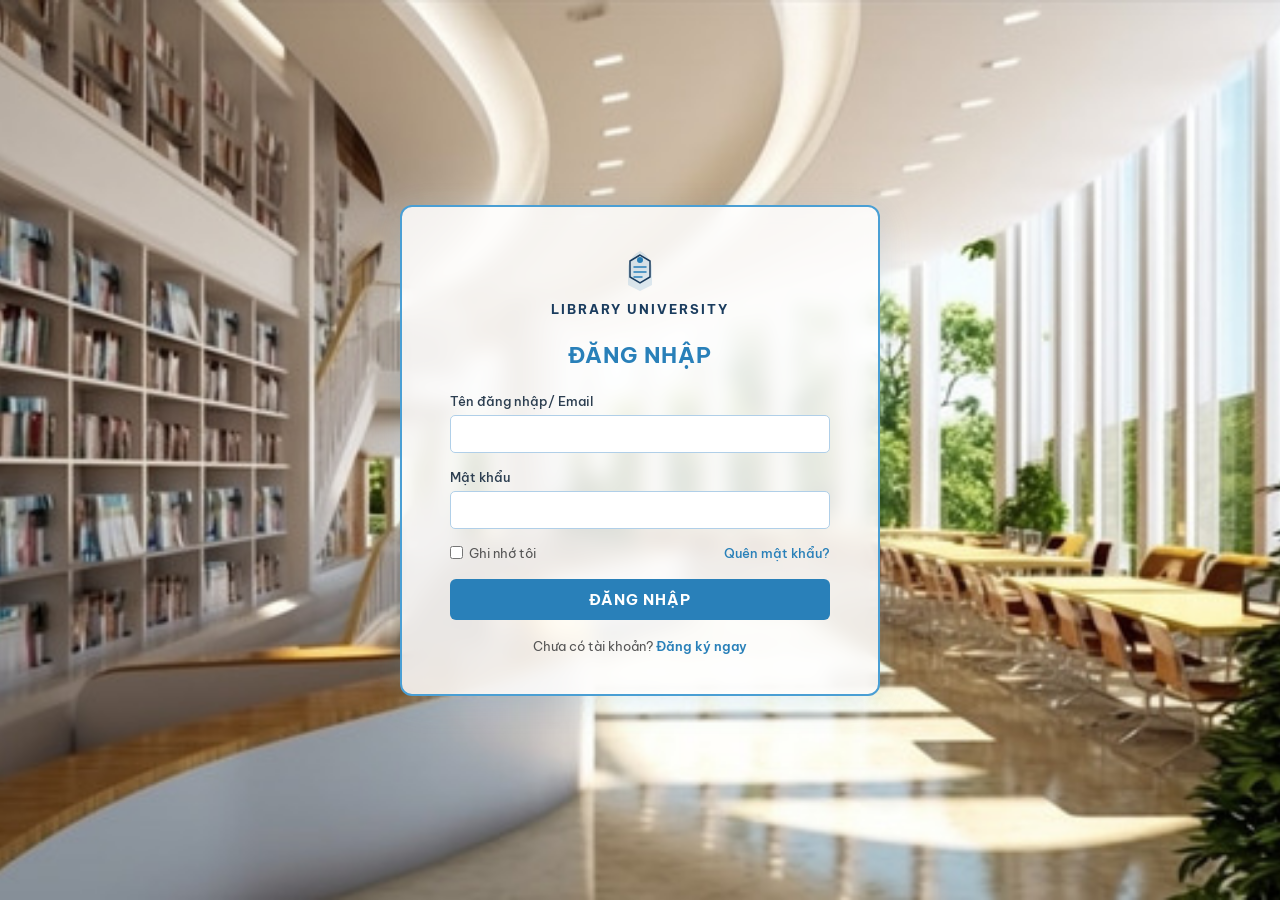
<file: index.html>
<!DOCTYPE html>
<html lang="vi">
<head>
  <meta charset="utf-8" />
  <meta name="viewport" content="width=device-width, initial-scale=1" />
  <title>Đăng nhập - Library University</title>
  <link rel="stylesheet" href="assets/css/style.css" />
  <link href="https://fonts.googleapis.com/css2?family=Be+Vietnam+Pro:wght@400;500;600;700&display=swap" rel="stylesheet">
  <style>
    * { margin: 0; padding: 0; box-sizing: border-box; }

    body {
      font-family: 'Be Vietnam Pro', sans-serif;
      min-height: 100vh;
      display: flex;
      align-items: center;
      justify-content: center;
      background: url('assets/img/tvien.jpg') center/cover no-repeat;
      position: relative;
      overflow: hidden;
    }

    .login-wrapper {
      background: rgba(255,255,255,0.85);
      backdrop-filter: blur(10px);
      border: 2px solid #4a9fd4;
      border-radius: 12px;
      padding: 40px 48px;
      width: 100%;
      max-width: 480px;
      position: relative;
      z-index: 1;
      box-shadow: 0 8px 32px rgba(74,159,212,0.15);
      animation: fadeUp 0.5s ease;
    }

    @keyframes fadeUp {
      from { opacity: 0; transform: translateY(24px); }
      to   { opacity: 1; transform: translateY(0); }
    }

    .logo-area {
      text-align: center;
      margin-bottom: 24px;
    }
    .logo-area img {
      width: 52px;
      margin-bottom: 6px;
    }
    .logo-area .logo-svg {
      display: block;
      margin: 0 auto 6px;
    }
    .logo-name {
      font-size: 13px;
      font-weight: 700;
      letter-spacing: 2px;
      color: #1a3c5e;
    }

    h2.form-title {
      text-align: center;
      font-size: 22px;
      font-weight: 700;
      color: #2980b9;
      margin-bottom: 24px;
      letter-spacing: 1px;
    }

    .form-group {
      margin-bottom: 16px;
    }
    .form-group label {
      display: block;
      font-size: 13px;
      color: #2c3e50;
      margin-bottom: 6px;
      font-weight: 500;
    }
    .form-group input[type="text"],
    .form-group input[type="password"],
    .form-group input[type="email"] {
      width: 100%;
      padding: 9px 12px;
      border: 1px solid #b0cfe8;
      border-radius: 5px;
      font-size: 14px;
      font-family: inherit;
      outline: none;
      transition: border 0.2s;
      background: #fff;
      color: #2c3e50;
    }
    .form-group input:focus {
      border-color: #2980b9;
    }

    .options-row {
      display: flex;
      justify-content: space-between;
      align-items: center;
      margin-bottom: 18px;
      font-size: 13px;
    }
    .options-row label {
      display: flex;
      align-items: center;
      gap: 6px;
      color: #555;
      cursor: pointer;
    }
    .options-row a {
      color: #2980b9;
      text-decoration: none;
      font-weight: 500;
    }
    .options-row a:hover { text-decoration: underline; }

    .btn-primary {
      width: 100%;
      padding: 11px;
      background: #2980b9;
      color: #fff;
      border: none;
      border-radius: 6px;
      font-size: 15px;
      font-weight: 700;
      letter-spacing: 1px;
      cursor: pointer;
      transition: background 0.2s, transform 0.1s;
      font-family: inherit;
    }
    .btn-primary:hover { background: #1f6fa0; }
    .btn-primary:active { transform: scale(0.98); }

    .bottom-text {
      text-align: center;
      margin-top: 18px;
      font-size: 13px;
      color: #555;
    }
    .bottom-text a {
      color: #2980b9;
      text-decoration: none;
      font-weight: 600;
    }
    .bottom-text a:hover { text-decoration: underline; }

    /* Toast notification */
    .toast {
      position: fixed;
      top: 24px; right: 24px;
      padding: 12px 20px;
      border-radius: 8px;
      font-size: 14px;
      font-weight: 500;
      color: #fff;
      z-index: 9999;
      opacity: 0;
      transform: translateY(-10px);
      transition: all 0.3s ease;
      pointer-events: none;
    }
    .toast.show { opacity: 1; transform: translateY(0); }
    .toast.success { background: #27ae60; }
    .toast.error   { background: #e74c3c; }
  </style>
</head>
<body>

  <div class="login-wrapper">
    <!-- Logo -->
    <div class="logo-area">
      <svg class="logo-svg" width="48" height="48" viewBox="0 0 48 48" fill="none">
        <path d="M24 4C24 4 12 10 12 22V38L24 44L36 38V22C36 10 24 4 24 4Z" fill="#2980b9" opacity="0.15"/>
        <path d="M24 8L14 14V30L24 36L34 30V14L24 8Z" fill="none" stroke="#1a3c5e" stroke-width="1.5"/>
        <path d="M18 20H30M18 25H30M18 30H26" stroke="#2980b9" stroke-width="1.5" stroke-linecap="round"/>
        <circle cx="24" cy="13" r="3" fill="#2980b9"/>
      </svg>
      <div class="logo-name">LIBRARY UNIVERSITY</div>
    </div>

    <h2 class="form-title">ĐĂNG NHẬP</h2>

    <form id="loginForm">
      <div class="form-group">
        <label for="username">Tên đăng nhập/ Email</label>
        <input type="text" id="username" name="username" placeholder="" autocomplete="username" />
      </div>
      <div class="form-group">
        <label for="password">Mật khẩu</label>
        <input type="password" id="password" name="password" placeholder="" autocomplete="current-password" />
      </div>

      <div class="options-row">
        <label>
          <input type="checkbox" name="remember" id="remember" />
          Ghi nhớ tôi
        </label>
        <a href="quenmatkhau.html">Quên mật khẩu?</a>
      </div>

      <button type="submit" class="btn-primary">ĐĂNG NHẬP</button>
    </form>

    <p class="bottom-text">
      Chưa có tài khoản? <a href="#">Đăng ký ngay</a>
    </p>
  </div>

  <div class="toast" id="toast"></div>

  <script src="assets/js/dangnhap.js"></script>
  <script>
    function showToast(msg, type = 'success') {
      const t = document.getElementById('toast');
      t.textContent = msg;
      t.className = `toast ${type} show`;
      setTimeout(() => t.className = 'toast', 3000);
    }

    document.getElementById('loginForm').addEventListener('submit', function(e) {
      e.preventDefault();
      const username = document.getElementById('username').value.trim();
      const password = document.getElementById('password').value.trim();

      if (!username || !password) {
        showToast('Vui lòng nhập đầy đủ thông tin.', 'error');
        return;
      }

      // Tài khoản demo — thay bằng API khi có backend
      const users = [
        { username: 'admin',   password: 'admin123',  role: 'admin',  redirect: 'taikhoan.html'   },
        { username: 'thuthu',  password: 'thuthu123', role: 'thuthu', redirect: 'quanlysach.html' },
        { username: 'thuthu2', password: 'thuthu123', role: 'thuthu', redirect: 'quanlysach.html' },
      ];

      const matched = users.find(u => u.username === username && u.password === password);

      if (matched) {
        sessionStorage.setItem('role', matched.role);
        sessionStorage.setItem('username', matched.username);
        showToast('Đăng nhập thành công!', 'success');
        setTimeout(() => window.location.href = matched.redirect, 1200);
      } else {
        showToast('Tên đăng nhập hoặc mật khẩu không đúng.', 'error');
      }
    });
  </script>
</body>
</html>
</file>
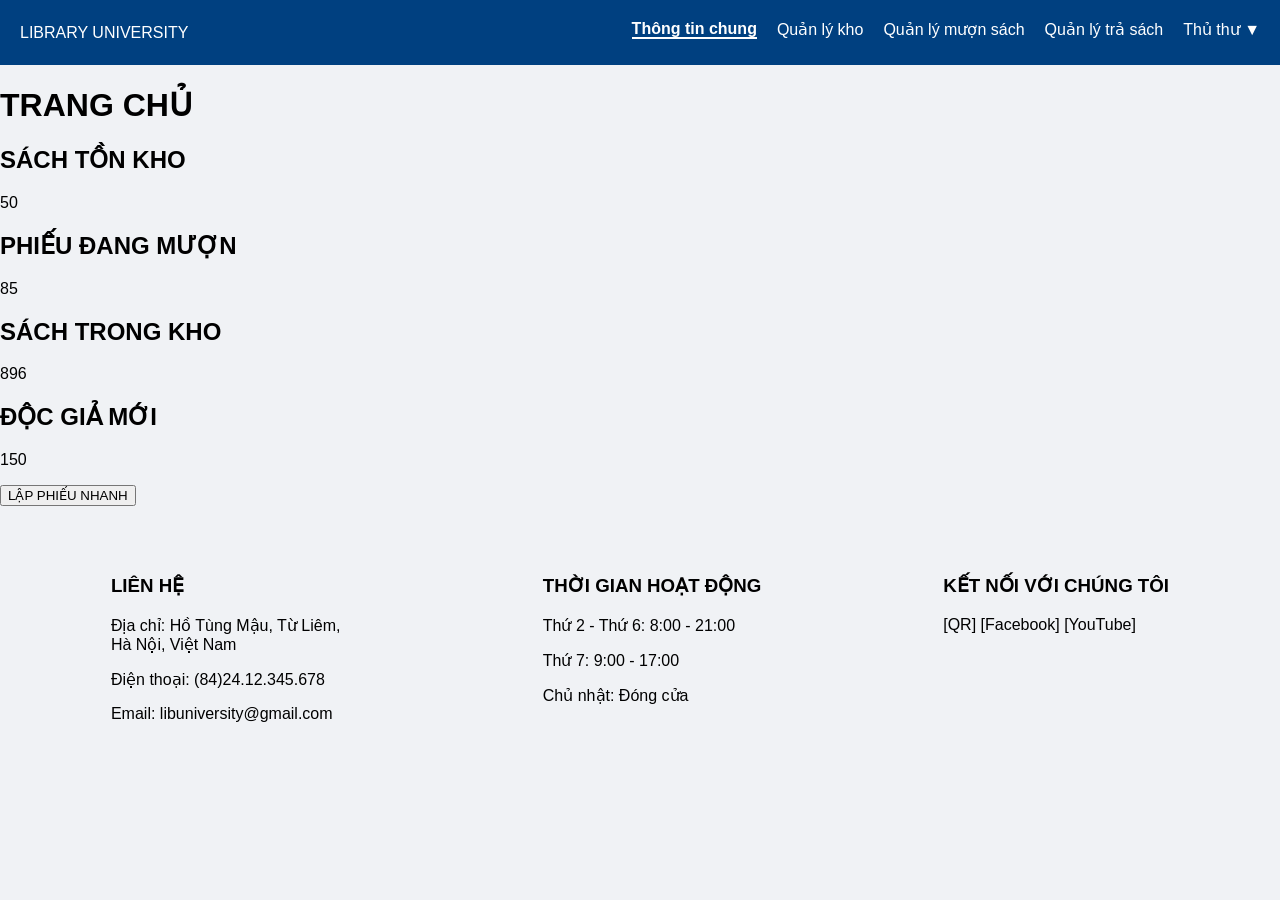
<file: dashboard.html>
<!DOCTYPE html>
<html lang="vi">
<head>
  <meta charset="utf-8" />
  <meta name="viewport" content="width=device-width, initial-scale=1" />
  <title>Thông tin chung - Library University</title>
  <link rel="stylesheet" href="assets/css/style.css" />
</head>
<body>
  <!-- Thanh điều hướng -->
  <nav class="navbar">
    <div class="nav-left">LIBRARY UNIVERSITY</div>
    <ul class="nav-menu">
      <li><a href="thongtin.html" class="active">Thông tin chung</a></li>
      <li><a href="kho.html">Quản lý kho</a></li>
      <li><a href="muonsach.html">Quản lý mượn sách</a></li>
      <li><a href="trasach.html">Quản lý trả sách</a></li>
      <li class="dropdown">
        <a href="#">Thủ thư ▼</a>
        <ul class="dropdown-menu">
          <li><a href="taikhoan.html">Quản lý tài khoản</a></li>
          <li><a href="dangxuat.html">Đăng xuất</a></li>
        </ul>
      </li>
    </ul>
  </nav>

  <!-- Nội dung chính -->
  <main class="dashboard">
    <h1>TRANG CHỦ</h1>
    <div class="stats">
      <div class="card red">
        <h2>SÁCH TỒN KHO</h2>
        <p id="tonkho">50</p>
      </div>
      <div class="card blue">
        <h2>PHIẾU ĐANG MƯỢN</h2>
        <p id="phieu">85</p>
      </div>
      <div class="card green">
        <h2>SÁCH TRONG KHO</h2>
        <p id="trongkho">896</p>
      </div>
      <div class="card orange">
        <h2>ĐỘC GIẢ MỚI</h2>
        <p id="docgia">150</p>
      </div>
    </div>

    <button class="btn-primary" id="quickSlip">LẬP PHIẾU NHANH</button>
  </main>

  <!-- Footer -->
  <footer>
    <div class="footer-section">
      <h3>LIÊN HỆ</h3>
      <p>Địa chỉ: Hồ Tùng Mậu, Từ Liêm, Hà Nội, Việt Nam</p>
      <p>Điện thoại: (84)24.12.345.678</p>
      <p>Email: libuniversity@gmail.com</p>
    </div>
    <div class="footer-section">
      <h3>THỜI GIAN HOẠT ĐỘNG</h3>
      <p>Thứ 2 - Thứ 6: 8:00 - 21:00</p>
      <p>Thứ 7: 9:00 - 17:00</p>
      <p>Chủ nhật: Đóng cửa</p>
    </div>
    <div class="footer-section">
      <h3>KẾT NỐI VỚI CHÚNG TÔI</h3>
      <p>[QR] [Facebook] [YouTube]</p>
    </div>
  </footer>

  <script src="assets/js/dashboard.js"></script>
</body>
</html>
</file>
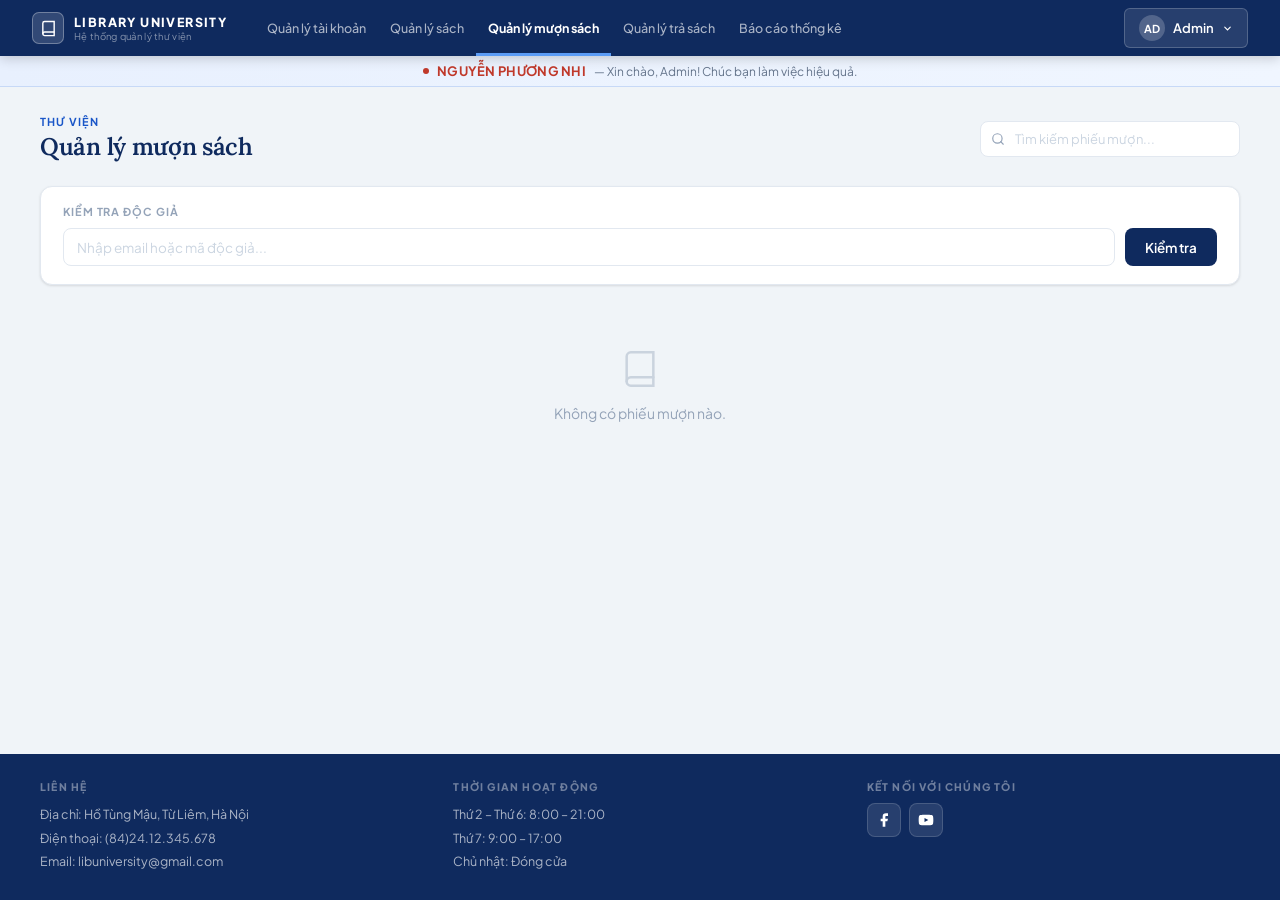
<file: muonsach.html>
<!DOCTYPE html>
<html lang="vi">
<head>
  <meta charset="utf-8" />
  <meta name="viewport" content="width=device-width, initial-scale=1" />
  <title>Quản lý mượn sách — Library University</title>
  <link href="https://fonts.googleapis.com/css2?family=Plus+Jakarta+Sans:wght@400;500;600;700;800&family=Lora:ital,wght@0,600;1,500&display=swap" rel="stylesheet">
  <style>
    /* ═══ RESET & BASE ═══ */
    :root {
      --navy:       #0f2a5e;
      --navy-mid:   #163880;
      --blue:       #1a56c8;
      --blue-light: #2e6ddf;
      --blue-50:    #eef4ff;
      --blue-100:   #d9e8ff;
      --red:        #c0392b;
      --red-bg:     #fdf2f1;
      --red-border: #f5c6c2;
      --green:      #16a34a;
      --green-bg:   #f0fdf4;
      --amber:      #b45309;
      --amber-bg:   #fffbeb;
      --gray-900:   #0f172a;
      --gray-700:   #334155;
      --gray-600:   #4b5563;
      --gray-500:   #64748b;
      --gray-400:   #94a3b8;
      --gray-300:   #cbd5e1;
      --gray-100:   #f1f5f9;
      --gray-50:    #f8fafc;
      --white:      #ffffff;
      --border:     #e2e8f0;
      --shadow-sm:  0 1px 3px rgba(0,0,0,0.08), 0 1px 2px rgba(0,0,0,0.04);
      --shadow-md:  0 4px 16px rgba(0,0,0,0.10);
      --shadow-lg:  0 8px 32px rgba(0,0,0,0.14);
    }
    *, *::before, *::after { margin:0; padding:0; box-sizing:border-box; }
    body {
      font-family: 'Plus Jakarta Sans', sans-serif;
      font-size: 14px;
      background: #f0f4f8;
      color: var(--gray-700);
      min-height: 100vh;
      display: flex;
      flex-direction: column;
      -webkit-font-smoothing: antialiased;
    }

    /* ═══ HEADER ═══ */
    .header {
      background: var(--navy);
      box-shadow: 0 2px 12px rgba(0,0,0,0.2);
      position: sticky; top: 0; z-index: 100;
      flex-shrink: 0;
    }
    .header-inner {
      display: flex; align-items: center;
      height: 56px; padding: 0 32px; width: 100%;
    }
    .brand {
      display: flex; align-items: center; gap: 10px;
      text-decoration: none; flex-shrink: 0; margin-right: 28px;
    }
    .brand-icon {
      width: 32px; height: 32px;
      background: rgba(255,255,255,0.15);
      border: 1.5px solid rgba(255,255,255,0.3);
      border-radius: 7px;
      display: flex; align-items: center; justify-content: center;
      flex-shrink: 0;
    }
    .brand-name { font-size: 12.5px; font-weight: 800; color: #fff; letter-spacing: 1.4px; line-height: 1.2; white-space: nowrap; }
    .brand-sub  { font-size: 9.5px; color: rgba(255,255,255,0.5); letter-spacing: 0.3px; white-space: nowrap; }

    /* Nav: flex-1, each item fixed-width clips overflow */
    .nav-links { display: flex; align-items: center; flex: 1; height: 56px; min-width: 0; }
    .nav-links a {
      font-size: 12.5px; font-weight: 500;
      color: rgba(255,255,255,0.65);
      text-decoration: none;
      padding: 0 12px; height: 56px;
      display: flex; align-items: center;
      border-bottom: 3px solid transparent;
      border-top: 3px solid transparent;
      transition: color 0.15s, border-color 0.15s;
      white-space: nowrap;
      overflow: hidden;
      flex-shrink: 1;
      min-width: 0;
    }
    .nav-links a:hover  { color: rgba(255,255,255,0.9); }
    .nav-links a.active { color: #fff; font-weight: 700; border-bottom-color: #5b9cf6; }

    /* User button */
    .user-btn {
      display: flex; align-items: center; gap: 8px; padding: 6px 14px;
      background: rgba(255,255,255,0.1); border: 1px solid rgba(255,255,255,0.2);
      border-radius: 6px; font-size: 13px; font-weight: 600; color: #fff;
      cursor: pointer; position: relative; transition: background 0.15s;
      flex-shrink: 0; margin-left: auto; user-select: none;
    }
    .user-btn:hover { background: rgba(255,255,255,0.18); }
    .user-avatar {
      width: 26px; height: 26px; background: rgba(255,255,255,0.2);
      border-radius: 50%; display: flex; align-items: center; justify-content: center;
      font-size: 11px; font-weight: 700;
    }
    .user-dropdown {
      display: none; position: absolute; right: 0; top: calc(100% + 8px);
      background: var(--white); border: 1px solid var(--border);
      border-radius: 8px; min-width: 190px;
      box-shadow: var(--shadow-lg); z-index: 200; overflow: hidden;
    }
    .user-btn.open .user-dropdown { display: block; }
    .user-dropdown a {
      display: flex; align-items: center; gap: 10px; padding: 10px 16px;
      font-size: 13px; color: var(--gray-700); text-decoration: none;
      border-bottom: 1px solid var(--gray-100); transition: background 0.1s;
    }
    .user-dropdown a:last-child { border-bottom: none; color: var(--red); }
    .user-dropdown a:hover { background: var(--gray-50); }

    /* ═══ WELCOME STRIP ═══ */
    .welcome-strip {
      background: linear-gradient(90deg, #e8f0fe 0%, #f0f6ff 100%);
      border-bottom: 1px solid #c7d9f7;
      padding: 7px 32px;
      display: flex; align-items: center; justify-content: center; gap: 8px;
      flex-shrink: 0;
    }
    .welcome-strip .dot  { width: 6px; height: 6px; border-radius: 50%; background: var(--red); flex-shrink: 0; }
    .welcome-strip .name { font-size: 13px; font-weight: 700; color: var(--red); letter-spacing: 0.3px; white-space: nowrap; }
    .welcome-strip .sub  { font-size: 12px; color: var(--gray-500); white-space: nowrap; }

    /* ═══ PAGE HEADER (shared across ALL pages) ═══ */
    .page-head {
      display: flex; align-items: center; justify-content: space-between;
      margin-bottom: 24px; gap: 20px; flex-shrink: 0;
    }
    .page-label {
      font-size: 11px; font-weight: 700; text-transform: uppercase;
      letter-spacing: 1.2px; color: var(--blue); margin-bottom: 3px;
    }
    .page-title {
      font-family: 'Lora', serif;
      font-size: 24px; font-weight: 600; color: var(--navy); letter-spacing: -0.3px;
    }

    /* Search input (used on multiple pages) */
    .search-wrap { position: relative; width: 260px; flex-shrink: 0; }
    .search-wrap svg { position: absolute; left: 11px; top: 50%; transform: translateY(-50%); color: var(--gray-400); pointer-events: none; }
    .search-input {
      width: 100%; height: 36px; padding: 0 12px 0 34px;
      border: 1.5px solid var(--border); border-radius: 8px;
      font-size: 13px; font-family: inherit; color: var(--gray-700);
      background: var(--white); outline: none;
      transition: border-color 0.15s, box-shadow 0.15s;
    }
    .search-input:focus { border-color: var(--blue); box-shadow: 0 0 0 3px rgba(26,86,200,0.1); }
    .search-input::placeholder { color: var(--gray-300); }

    /* ═══ CARDS ═══ */
    .card {
      background: var(--white); border: 1.5px solid var(--border);
      border-radius: 12px; box-shadow: var(--shadow-sm);
      overflow: hidden;
    }
    .card-head {
      padding: 12px 20px; border-bottom: 1.5px solid var(--border);
      background: var(--gray-50);
      display: flex; align-items: center; justify-content: space-between; gap: 12px;
    }
    .card-head-title { font-size: 13px; font-weight: 700; color: var(--gray-700); }
    .card-head-meta  { font-size: 12px; color: var(--gray-400); }

    /* ═══ BADGES ═══ */
    .badge { display: inline-flex; align-items: center; padding: 3px 10px; border-radius: 20px; font-size: 12px; font-weight: 600; white-space: nowrap; }
    .badge-green { background: var(--green-bg); color: #15803d; border: 1px solid #bbf7d0; }
    .badge-amber { background: var(--amber-bg); color: #92400e; border: 1px solid #fde68a; }
    .badge-red   { background: var(--red-bg);   color: #b91c1c; border: 1px solid var(--red-border); }
    .badge-blue  { background: var(--blue-50);  color: var(--blue); border: 1px solid var(--blue-100); }

    /* ═══ BUTTONS ═══ */
    .btn-primary {
      display: inline-flex; align-items: center; gap: 7px;
      height: 36px; padding: 0 18px;
      background: var(--navy); color: #fff; border: none; border-radius: 8px;
      font-size: 13px; font-weight: 700; font-family: inherit;
      cursor: pointer; white-space: nowrap; letter-spacing: 0.2px;
      transition: background 0.15s, transform 0.1s;
    }
    .btn-primary:hover  { background: var(--navy-mid); }
    .btn-primary:active { transform: scale(0.98); }
    .btn-secondary {
      display: inline-flex; align-items: center; gap: 7px;
      height: 36px; padding: 0 16px;
      background: var(--white); color: var(--navy);
      border: 1.5px solid var(--border); border-radius: 8px;
      font-size: 13px; font-weight: 600; font-family: inherit;
      cursor: pointer; white-space: nowrap;
      transition: background 0.15s, border-color 0.15s;
    }
    .btn-secondary:hover { background: var(--gray-50); border-color: var(--gray-300); }

    /* ═══ FORM FIELDS ═══ */
    .field { display: flex; flex-direction: column; gap: 5px; }
    .field label { font-size: 12px; font-weight: 700; color: var(--gray-600); }
    .field input, .field select, .field textarea {
      padding: 8px 11px; border: 1.5px solid var(--border); border-radius: 7px;
      font-size: 13.5px; font-family: inherit; color: var(--gray-700);
      background: var(--white); outline: none;
      transition: border-color 0.15s, box-shadow 0.15s;
    }
    .field input:focus, .field select:focus, .field textarea:focus {
      border-color: var(--blue); box-shadow: 0 0 0 3px rgba(26,86,200,0.1);
    }
    .field input::placeholder, .field textarea::placeholder { color: var(--gray-300); font-size: 13px; }
    .field input[readonly] { background: var(--gray-50); color: var(--gray-500); cursor: default; }
    .field textarea { resize: vertical; min-height: 72px; line-height: 1.5; }
    .field select { cursor: pointer; }
    .form-grid { display: grid; grid-template-columns: 1fr 1fr; gap: 14px; }
    .field.full { grid-column: 1 / -1; }

    /* ═══ SECTION TITLE ═══ */
    .section-title {
      font-size: 10.5px; font-weight: 700; color: var(--gray-400);
      text-transform: uppercase; letter-spacing: 0.9px;
      margin-bottom: 14px; padding-bottom: 10px;
      border-bottom: 1.5px solid var(--border);
      display: flex; align-items: center; gap: 8px;
    }
    .section-title::before { content: ''; width: 3px; height: 12px; background: var(--blue); border-radius: 2px; }

    /* ═══ TABLE ═══ */
    .tbl-wrap { overflow-x: auto; }
    table { width: 100%; border-collapse: collapse; }
    thead th {
      padding: 10px 16px; text-align: left;
      font-size: 11px; font-weight: 700; text-transform: uppercase;
      letter-spacing: 0.8px; color: var(--gray-400);
      background: var(--gray-50); border-bottom: 1.5px solid var(--border);
      white-space: nowrap;
    }
    tbody td {
      padding: 11px 16px; font-size: 13.5px; color: var(--gray-700);
      border-bottom: 1px solid var(--border); vertical-align: middle;
    }
    tbody tr:last-child td { border-bottom: none; }
    tbody tr:hover { background: var(--gray-50); }

    /* ═══ CHECK CARD ═══ */
    .check-card {
      background: var(--white); border: 1.5px solid var(--border);
      border-radius: 12px; padding: 18px 22px; margin-bottom: 16px;
      box-shadow: var(--shadow-sm);
    }
    .check-card-label { font-size: 11px; font-weight: 700; text-transform: uppercase; letter-spacing: 0.9px; color: var(--gray-400); margin-bottom: 10px; }
    .check-row { display: flex; align-items: center; gap: 10px; }
    .check-input {
      flex: 1; height: 38px; padding: 0 13px;
      border: 1.5px solid var(--border); border-radius: 8px;
      font-size: 13.5px; font-family: inherit; color: var(--gray-700);
      background: var(--white); outline: none;
      transition: border-color 0.15s, box-shadow 0.15s;
    }
    .check-input:focus { border-color: var(--blue); box-shadow: 0 0 0 3px rgba(26,86,200,0.1); }
    .check-input::placeholder { color: var(--gray-300); }
    .btn-check {
      height: 38px; padding: 0 20px;
      background: var(--navy); color: #fff; border: none; border-radius: 8px;
      font-size: 13.5px; font-weight: 600; font-family: inherit;
      cursor: pointer; white-space: nowrap; transition: background 0.15s;
    }
    .btn-check:hover { background: var(--navy-mid); }
    .check-status { display: none; margin-top: 10px; padding: 9px 13px; border-radius: 8px; font-size: 13px; font-weight: 600; align-items: center; gap: 8px; }
    .check-status.show { display: flex; }
    .check-status.ok    { background: var(--green-bg); color: #15803d; border: 1px solid #bbf7d0; }
    .check-status.error { background: var(--red-bg); color: #b91c1c; border: 1px solid var(--red-border); }

    /* ═══ MODAL OVERLAY ═══ */
    .overlay {
      display: none; position: fixed; inset: 0;
      background: rgba(9,17,36,0.55); backdrop-filter: blur(3px);
      z-index: 300; align-items: center; justify-content: center; padding: 24px;
    }
    .overlay.show { display: flex; }
    .modal {
      background: var(--white); border-radius: 14px;
      width: 100%; max-width: 640px; max-height: 88vh; overflow-y: auto;
      box-shadow: 0 20px 60px rgba(0,0,0,0.2);
      animation: modalIn 0.22s ease;
    }
    .modal-sm { max-width: 440px; }
    @keyframes modalIn { from { opacity:0; transform:translateY(-16px) scale(0.98) } to { opacity:1; transform:translateY(0) scale(1) } }
    .modal-head {
      padding: 18px 22px 16px; border-bottom: 1.5px solid var(--border);
      display: flex; align-items: center; justify-content: space-between;
      position: sticky; top: 0; background: var(--white); z-index: 1;
      border-radius: 14px 14px 0 0;
    }
    .modal-eyebrow { font-size: 10.5px; font-weight: 700; text-transform: uppercase; letter-spacing: 1px; color: var(--blue); margin-bottom: 2px; }
    .modal-title   { font-family: 'Lora', serif; font-size: 17px; font-weight: 600; color: var(--navy); }
    .modal-x { width: 30px; height: 30px; border: none; background: var(--gray-100); border-radius: 6px; cursor: pointer; font-size: 15px; color: var(--gray-500); display: flex; align-items: center; justify-content: center; transition: all 0.12s; }
    .modal-x:hover { background: var(--red-bg); color: var(--red); }
    .modal-body { padding: 22px; }
    .modal-section { margin-bottom: 22px; }
    .modal-section:last-child { margin-bottom: 0; }
    .modal-foot { padding: 14px 22px; border-top: 1.5px solid var(--border); display: flex; justify-content: flex-end; gap: 8px; position: sticky; bottom: 0; background: var(--white); border-radius: 0 0 14px 14px; }

    /* Modal buttons */
    .btn-modal-cancel { height: 36px; padding: 0 16px; background: var(--white); border: 1.5px solid var(--border); border-radius: 7px; font-size: 13px; font-weight: 500; font-family: inherit; color: var(--gray-700); cursor: pointer; transition: background 0.12s; }
    .btn-modal-cancel:hover { background: var(--gray-100); }
    .btn-modal-save { height: 36px; padding: 0 22px; background: var(--navy); color: #fff; border: none; border-radius: 7px; font-size: 13px; font-weight: 700; font-family: inherit; cursor: pointer; transition: background 0.15s; }
    .btn-modal-save:hover { background: var(--navy-mid); }
    .btn-modal-delete { height: 36px; padding: 0 16px; background: none; color: var(--red); border: 1.5px solid var(--red-border); border-radius: 7px; font-size: 13px; font-weight: 600; font-family: inherit; cursor: pointer; transition: background 0.12s; }
    .btn-modal-delete:hover { background: var(--red-bg); }

    /* Inline alert */
    .inline-msg { display: none; padding: 9px 13px; border-radius: 8px; font-size: 13px; font-weight: 600; margin-bottom: 14px; align-items: center; justify-content: space-between; gap: 10px; }
    .inline-msg.show { display: flex; }
    .inline-msg.success { background: var(--green-bg); border: 1px solid #bbf7d0; color: #15803d; }
    .inline-msg.error   { background: var(--red-bg); border: 1px solid var(--red-border); color: #b91c1c; }
    .inline-msg button  { background: none; border: none; cursor: pointer; font-size: 16px; opacity: 0.6; flex-shrink: 0; line-height: 1; }

    /* ═══ TOAST ═══ */
    .toast {
      position: fixed; top: 72px; right: 28px;
      min-width: 290px; max-width: 360px;
      background: var(--white); border: 1.5px solid var(--border);
      border-radius: 10px; padding: 12px 16px;
      display: flex; align-items: center; gap: 12px;
      font-size: 13.5px; font-weight: 500;
      box-shadow: var(--shadow-lg); z-index: 9999;
      pointer-events: none; opacity: 0; transform: translateX(20px);
      transition: all 0.25s ease;
    }
    .toast.show { opacity: 1; transform: translateX(0); pointer-events: all; }
    .toast-bar { width: 4px; border-radius: 2px; flex-shrink: 0; align-self: stretch; }
    .toast.success .toast-bar { background: var(--green); }
    .toast.error   .toast-bar { background: var(--red); }
    .toast-content { flex: 1; }
    .toast-title  { font-weight: 700; color: var(--gray-900); font-size: 13.5px; }
    .toast-detail { font-size: 12px; color: var(--gray-500); margin-top: 2px; }
    .toast-close  { cursor: pointer; color: var(--gray-300); font-size: 17px; pointer-events: all; flex-shrink: 0; }
    .toast-close:hover { color: var(--gray-700); }

    /* ═══ FOOTER ═══ */
    .site-footer {
      background: var(--navy); padding: 26px 40px;
      display: grid; grid-template-columns: repeat(3, 1fr); gap: 40px;
      flex-shrink: 0;
    }
    .footer-col h4 { font-size: 10.5px; font-weight: 800; color: rgba(255,255,255,0.4); text-transform: uppercase; letter-spacing: 1.2px; margin-bottom: 10px; }
    .footer-col p  { font-size: 12.5px; color: rgba(255,255,255,0.65); line-height: 1.9; }
    .footer-icons  { display: flex; gap: 8px; margin-top: 8px; }
    .footer-icon   { width: 34px; height: 34px; background: rgba(255,255,255,0.1); border: 1px solid rgba(255,255,255,0.15); border-radius: 8px; display: flex; align-items: center; justify-content: center; transition: background 0.15s; }
    .footer-icon:hover { background: rgba(255,255,255,0.2); }

    /* ═══ EMPTY STATE ═══ */
    .empty-state { text-align: center; padding: 48px 24px; color: var(--gray-400); }
    .empty-state svg { margin-bottom: 12px; opacity: 0.4; }
    .empty-state p { font-size: 14px; }


    /* ═══ MUONSACH PAGE ═══ */
    main { flex: 1; padding: 28px 40px 36px; }

    .btn-new-slip {
      display: none; align-items: center; gap: 8px;
      height: 38px; padding: 0 20px;
      background: var(--blue); color: #fff; border: none; border-radius: 8px;
      font-size: 13.5px; font-weight: 700; font-family: inherit;
      cursor: pointer; margin-bottom: 18px;
      transition: background 0.15s, transform 0.1s;
    }
    .btn-new-slip.show { display: inline-flex; }
    .btn-new-slip:hover { background: var(--blue-light); }

    /* Slip cards */
    #slipList { display: flex; flex-direction: column; gap: 10px; }
    .slip-card { background: var(--white); border: 1.5px solid var(--border); border-radius: 12px; overflow: hidden; box-shadow: var(--shadow-sm); transition: box-shadow 0.15s; }
    .slip-card:hover { box-shadow: var(--shadow-md); }
    .slip-header { display: flex; align-items: center; justify-content: space-between; padding: 13px 20px; cursor: pointer; transition: background 0.12s; border-bottom: 1.5px solid transparent; }
    .slip-header:hover { background: var(--gray-50); }
    .slip-header.open  { border-bottom-color: var(--border); }
    .slip-left { display: flex; align-items: center; gap: 12px; }
    .slip-id-badge { padding: 3px 10px; background: var(--blue-50); color: var(--blue); border-radius: 5px; font-size: 12px; font-weight: 700; letter-spacing: 0.3px; border: 1px solid var(--blue-100); }
    .slip-name { font-size: 14px; font-weight: 600; color: var(--gray-900); }
    .slip-right { display: flex; align-items: center; gap: 10px; }
    .chevron { width: 24px; height: 24px; display: flex; align-items: center; justify-content: center; color: var(--gray-400); transition: transform 0.2s; background: var(--gray-100); border-radius: 50%; }
    .slip-header.open .chevron { transform: rotate(180deg); background: var(--blue-50); color: var(--blue); }
    .slip-body { display: none; padding: 18px 22px; }
    .slip-body.show { display: block; }
    .slip-meta { display: grid; grid-template-columns: 1fr 1fr 1fr; gap: 14px; margin-bottom: 16px; }
    .meta-label { font-size: 11px; font-weight: 700; text-transform: uppercase; letter-spacing: 0.8px; color: var(--gray-400); margin-bottom: 4px; }
    .meta-value { font-size: 13.5px; font-weight: 600; color: var(--gray-900); }
    .slip-divider { height: 1px; background: var(--border); margin: 14px 0; }
    .books-title { font-size: 11px; font-weight: 700; text-transform: uppercase; letter-spacing: 0.8px; color: var(--gray-500); margin-bottom: 8px; }
    .book-list-items { list-style: none; display: flex; flex-direction: column; gap: 5px; }
    .book-list-items li { display: flex; align-items: center; gap: 10px; padding: 7px 13px; background: var(--gray-50); border: 1px solid var(--border); border-radius: 7px; font-size: 13.5px; color: var(--gray-700); }
    .book-dot { width: 7px; height: 7px; border-radius: 50%; background: var(--blue); flex-shrink: 0; }
    .book-qty-tag { margin-left: auto; font-size: 11.5px; font-weight: 700; color: var(--blue); background: var(--blue-50); border: 1px solid var(--blue-100); border-radius: 4px; padding: 1px 7px; white-space: nowrap; }

    /* Modal book-selector with qty */
    .book-selector { border: 1.5px solid var(--border); border-radius: 9px; overflow: hidden; }
    .book-selector-header { padding: 10px 14px; background: var(--gray-50); border-bottom: 1.5px solid var(--border); display: flex; align-items: center; justify-content: space-between; }
    .book-selector-label { font-size: 12px; font-weight: 600; color: #4b5563; }
    .btn-add-book { height: 28px; padding: 0 12px; background: var(--blue); color: #fff; border: none; border-radius: 5px; font-size: 12px; font-weight: 600; font-family: inherit; cursor: pointer; display: flex; align-items: center; gap: 5px; transition: background 0.15s; }
    .btn-add-book:hover { background: var(--blue-light); }
    .book-rows { padding: 8px; min-height: 44px; display: flex; flex-direction: column; gap: 6px; }
    .book-row { display: flex; align-items: center; gap: 8px; }
    .book-row select { flex: 1; height: 34px; padding: 0 10px; border: 1.5px solid var(--border); border-radius: 6px; font-size: 13px; font-family: inherit; color: var(--gray-700); background: var(--white); outline: none; transition: border-color 0.15s; }
    .book-row select:focus { border-color: var(--blue); }
    .book-row .qty-input { width: 68px; height: 34px; padding: 0 8px; border: 1.5px solid var(--border); border-radius: 6px; font-size: 13px; font-family: inherit; color: var(--gray-700); background: var(--white); outline: none; text-align: center; transition: border-color 0.15s; }
    .book-row .qty-input:focus { border-color: var(--blue); }
    .qty-label { font-size: 11.5px; font-weight: 600; color: var(--gray-500); white-space: nowrap; }
    .btn-rm-book { width: 28px; height: 28px; border: none; background: var(--gray-100); border-radius: 5px; cursor: pointer; color: var(--gray-400); font-size: 13px; display: flex; align-items: center; justify-content: center; flex-shrink: 0; transition: all 0.12s; }
    .btn-rm-book:hover { background: var(--red-bg); color: var(--red); }

  </style>
</head>
<body>

<header class="header">
  <div class="header-inner">
    <a class="brand" href="#">
      <div class="brand-icon">
        <svg width="17" height="17" viewBox="0 0 24 24" fill="none" stroke="#fff" stroke-width="2" stroke-linecap="round">
          <path d="M4 19.5A2.5 2.5 0 0 1 6.5 17H20"/>
          <path d="M6.5 2H20v20H6.5A2.5 2.5 0 0 1 4 19.5v-15A2.5 2.5 0 0 1 6.5 2z"/>
        </svg>
      </div>
      <div>
        <div class="brand-name">LIBRARY UNIVERSITY</div>
        <div class="brand-sub">Hệ thống quản lý thư viện</div>
      </div>
    </a>
    <nav class="nav-links">
      <a href="taikhoan.html">Quản lý tài khoản</a>
      <a href="quanlysach.html">Quản lý sách</a>
      <a href="muonsach.html" class="active">Quản lý mượn sách</a>
      <a href="trasach.html">Quản lý trả sách</a>
      <a href="baocao.html">Báo cáo thống kê</a>
    </nav>
    <div class="user-btn" id="userBtn">
      <div class="user-avatar">AD</div>
      Admin
      <svg width="11" height="11" viewBox="0 0 24 24" fill="none" stroke="currentColor" stroke-width="2.5" stroke-linecap="round"><polyline points="6 9 12 15 18 9"/></svg>
      <div class="user-dropdown">
        <a href="taikhoan.html">
          <svg width="14" height="14" viewBox="0 0 24 24" fill="none" stroke="currentColor" stroke-width="2" stroke-linecap="round"><circle cx="12" cy="8" r="4"/><path d="M4 20c0-4 3.6-7 8-7s8 3 8 7"/></svg>
          Quản lý tài khoản
        </a>
        <a href="dangnhap.html" onclick="sessionStorage.clear()">
          <svg width="14" height="14" viewBox="0 0 24 24" fill="none" stroke="currentColor" stroke-width="2" stroke-linecap="round"><path d="M9 21H5a2 2 0 0 1-2-2V5a2 2 0 0 1 2-2h4"/><polyline points="16 17 21 12 16 7"/><line x1="21" y1="12" x2="9" y2="12"/></svg>
          Đăng xuất
        </a>
      </div>
    </div>
  </div>
</header>

<div class="welcome-strip">
  <div class="dot"></div>
  <span class="name">NGUYỄN PHƯƠNG NHI</span>
  <span class="sub">— Xin chào, Admin! Chúc bạn làm việc hiệu quả.</span>
</div>

<main>
  <div class="page-head">
    <div>
      <div class="page-label">Thư viện</div>
      <div class="page-title">Quản lý mượn sách</div>
    </div>
    <div class="search-wrap">
      <svg width="14" height="14" viewBox="0 0 24 24" fill="none" stroke="currentColor" stroke-width="2" stroke-linecap="round"><circle cx="11" cy="11" r="8"/><line x1="21" y1="21" x2="16.65" y2="16.65"/></svg>
      <input class="search-input" id="searchInput" type="text" placeholder="Tìm kiếm phiếu mượn..." />
    </div>
  </div>

  <div class="check-card">
    <div class="check-card-label">Kiểm tra độc giả</div>
    <div class="check-row">
      <input class="check-input" type="text" id="emailInput" placeholder="Nhập email hoặc mã độc giả..." />
      <button class="btn-check" id="btnCheck">Kiểm tra</button>
    </div>
    <div class="check-status" id="checkStatus">
      <svg width="15" height="15" viewBox="0 0 24 24" fill="none" stroke="currentColor" stroke-width="2.5" stroke-linecap="round" id="checkIcon"><polyline points="20 6 9 17 4 12"/></svg>
      <span id="checkMsg"></span>
    </div>
  </div>

  <button class="btn-new-slip" id="btnNewSlip">
    <svg width="14" height="14" viewBox="0 0 24 24" fill="none" stroke="currentColor" stroke-width="2.8" stroke-linecap="round"><line x1="12" y1="5" x2="12" y2="19"/><line x1="5" y1="12" x2="19" y2="12"/></svg>
    TẠO PHIẾU MƯỢN MỚI
  </button>

  <div id="slipList"></div>
</main>

<!-- Modal tạo phiếu mượn -->
<div class="overlay" id="overlaySlip">
  <div class="modal">
    <div class="modal-head">
      <div>
        <div class="modal-eyebrow">Phiếu mượn sách</div>
        <div class="modal-title">Tạo phiếu mượn mới</div>
      </div>
      <button class="modal-x" id="closeSlip">&#x2715;</button>
    </div>
    <div class="modal-body">
      <div class="inline-msg" id="slipAlert">
        <span id="slipAlertMsg"></span>
        <button onclick="closeSlipAlert()">&#x2715;</button>
      </div>

      <div class="modal-section">
        <div class="section-title">Thông tin độc giả</div>
        <div class="form-grid">
          <div class="field"><label>Họ và tên</label><input type="text" id="fName" readonly placeholder="—" /></div>
          <div class="field"><label>Mã độc giả</label><input type="text" id="fReaderId" readonly placeholder="—" /></div>
          <div class="field"><label>Email</label><input type="text" id="fEmail" readonly placeholder="—" /></div>
          <div class="field"><label>Lớp</label><input type="text" id="fClass" readonly placeholder="—" /></div>
        </div>
      </div>

      <div class="modal-section">
        <div class="section-title">Danh sách sách mượn <span style="font-size:11px;color:var(--gray-400);font-weight:400;text-transform:none;letter-spacing:0">(chọn đầu sách và số lượng)</span></div>
        <div class="book-selector">
          <div class="book-selector-header">
            <span class="book-selector-label">Đầu sách & số lượng</span>
            <button class="btn-add-book" id="btnAddBookRow">
              <svg width="11" height="11" viewBox="0 0 24 24" fill="none" stroke="currentColor" stroke-width="2.8" stroke-linecap="round"><line x1="12" y1="5" x2="12" y2="19"/><line x1="5" y1="12" x2="19" y2="12"/></svg>
              Thêm sách
            </button>
          </div>
          <div class="book-rows" id="bookRows"></div>
        </div>
      </div>

      <div class="modal-section">
        <div class="section-title">Cài đặt mượn / trả</div>
        <div class="form-grid">
          <div class="field"><label>Ngày mượn</label><input type="date" id="fBorrowDate" /></div>
          <div class="field"><label>Ngày trả dự kiến</label><input type="date" id="fReturnDate" /></div>
          <div class="field full"><label>Ghi chú</label><textarea id="fNote" placeholder="Ghi chú thêm (nếu có)..."></textarea></div>
        </div>
      </div>
    </div>
    <div class="modal-foot">
      <button class="btn-modal-cancel" id="btnReset">Đặt lại</button>
      <button class="btn-modal-cancel" id="cancelSlip">Hủy</button>
      <button class="btn-modal-save" id="btnSaveSlip">Lưu phiếu mượn</button>
    </div>
  </div>
</div>

<div class="toast" id="gToast">
  <div class="toast-bar"></div>
  <div class="toast-content">
    <div class="toast-title"  id="gToastTitle"></div>
    <div class="toast-detail" id="gToastDetail"></div>
  </div>
  <span class="toast-close" onclick="hideToast()">&#x2715;</span>
</div>

<footer class="site-footer">
  <div class="footer-col">
    <h4>Liên hệ</h4>
    <p>Địa chỉ: Hồ Tùng Mậu, Từ Liêm, Hà Nội<br>Điện thoại: (84)24.12.345.678<br>Email: libuniversity@gmail.com</p>
  </div>
  <div class="footer-col">
    <h4>Thời gian hoạt động</h4>
    <p>Thứ 2 – Thứ 6: 8:00 – 21:00<br>Thứ 7: 9:00 – 17:00<br>Chủ nhật: Đóng cửa</p>
  </div>
  <div class="footer-col">
    <h4>Kết nối với chúng tôi</h4>
    <div class="footer-icons">
      <div class="footer-icon"><svg width="16" height="16" viewBox="0 0 24 24" fill="#fff"><path d="M18 2h-3a5 5 0 0 0-5 5v3H7v4h3v8h4v-8h3l1-4h-4V7a1 1 0 0 1 1-1h3z"/></svg></div>
      <div class="footer-icon"><svg width="16" height="16" viewBox="0 0 24 24" fill="#fff"><path d="M22.54 6.42a2.78 2.78 0 0 0-1.95-1.96C18.88 4 12 4 12 4s-6.88 0-8.59.46A2.78 2.78 0 0 0 1.46 6.42 29 29 0 0 0 1 12a29 29 0 0 0 .46 5.58 2.78 2.78 0 0 0 1.95 1.96C5.12 20 12 20 12 20s6.88 0 8.59-.46a2.78 2.78 0 0 0 1.96-1.96A29 29 0 0 0 23 12a29 29 0 0 0-.46-5.58z"/><polygon fill="#0f2a5e" points="9.75 15.02 15.5 12 9.75 8.98 9.75 15.02"/></svg></div>
    </div>
  </div>
</footer>

<script>
  /* ── USER DROPDOWN ── */
  const userBtn = document.getElementById('userBtn');
  userBtn.addEventListener('click', e => { e.stopPropagation(); userBtn.classList.toggle('open'); });
  document.addEventListener('click', () => userBtn.classList.remove('open'));
  userBtn.querySelector('.user-dropdown').addEventListener('click', e => e.stopPropagation());

  /* ── TOAST ── */
  let toastTimer;
  function showToast(title, detail, type='success') {
    clearTimeout(toastTimer);
    document.getElementById('gToastTitle').textContent  = title;
    document.getElementById('gToastDetail').textContent = detail;
    document.getElementById('gToast').className = `toast ${type} show`;
    toastTimer = setTimeout(hideToast, 4000);
  }
  function hideToast() { document.getElementById('gToast').className = 'toast'; }

  const readers = [
    {email:'leengan.k5@gmail.com', id:'PM0100', name:'Lê Thanh Ngân',     cls:'IS01'},
    {email:'admin01@gmail.com',    id:'AD01',   name:'Nguyễn Phương Nhi', cls:'—'},
    {email:'baonhi@gmail.com',     id:'SV0054', name:'Trần Bảo Nhi',      cls:'IS01'},
    {email:'yennhipham@gmail.com', id:'SV0076', name:'Phạm Yến Nhi',      cls:'IS02'},
    {email:'tuyetnhi@gmail.com',   id:'SV1011', name:'Trần Tuyết Nhi',    cls:'DK04'},
  ];

  const bookOptions = [
    'Giáo trình Lịch sử Đảng Cộng sản Việt Nam',
    'Bài tập Kinh tế lượng','Giáo trình Kinh tế lượng',
    'Giáo trình Cơ sở dữ liệu','Tài liệu ôn IELTS Cambridge',
    'Giáo trình Thương mại điện tử','Bài tập Toán cao cấp',
  ];

  let slips = [
    {id:'PM001',readerId:'PM0100',readerName:'Lê Thanh Ngân',email:'leengan.k5@gmail.com',cls:'IS01',borrowDate:'01/04/2026',returnDate:'08/04/2026',status:'Chưa trả sách',books:[{title:'Giáo trình Cơ sở dữ liệu',qty:1},{title:'Bài tập Kinh tế lượng',qty:2}]},
    {id:'PM002',readerId:'PM0100',readerName:'Lê Thanh Ngân',email:'leengan.k5@gmail.com',cls:'IS01',borrowDate:'09/04/2026',returnDate:'13/04/2026',status:'Đã trả sách',books:[{title:'Giáo trình Lịch sử Đảng Cộng sản Việt Nam',qty:1},{title:'Bài tập Kinh tế lượng',qty:1},{title:'Giáo trình Kinh tế lượng',qty:1}]},
    {id:'PM003',readerId:'SV0054',readerName:'Trần Bảo Nhi',email:'baonhi@gmail.com',cls:'IS01',borrowDate:'05/03/2026',returnDate:'12/03/2026',status:'Quá hạn',books:[{title:'Tài liệu ôn IELTS Cambridge',qty:1}]},
  ];

  let currentReader=null, openSlipId=null;

  function badgeClass(s){
    if(s==='Đã trả sách')return 'badge badge-green';
    if(s==='Chưa trả sách')return 'badge badge-amber';
    return 'badge badge-red';
  }

  function renderSlips(list){
    const el=document.getElementById('slipList');
    if(!list.length){el.innerHTML=`<div class="empty-state"><svg width="40" height="40" viewBox="0 0 24 24" fill="none" stroke="currentColor" stroke-width="1.5" stroke-linecap="round"><path d="M4 19.5A2.5 2.5 0 0 1 6.5 17H20"/><path d="M6.5 2H20v20H6.5A2.5 2.5 0 0 1 4 19.5v-15A2.5 2.5 0 0 1 6.5 2z"/></svg><p>Không có phiếu mượn nào.</p></div>`;return;}
    el.innerHTML=list.map(s=>`
      <div class="slip-card">
        <div class="slip-header ${openSlipId===s.id?'open':''}" onclick="toggleSlip('${s.id}')">
          <div class="slip-left">
            <span class="slip-id-badge">${s.id}</span>
            <span class="slip-name">${s.readerName}</span>
          </div>
          <div class="slip-right">
            <span class="${badgeClass(s.status)}">${s.status}</span>
            <span class="chevron"><svg width="13" height="13" viewBox="0 0 24 24" fill="none" stroke="currentColor" stroke-width="2.5" stroke-linecap="round"><polyline points="6 9 12 15 18 9"/></svg></span>
          </div>
        </div>
        <div class="slip-body ${openSlipId===s.id?'show':''}">
          <div class="slip-meta">
            <div class="meta-block"><div class="meta-label">Ngày mượn</div><div class="meta-value">${s.borrowDate}</div></div>
            <div class="meta-block"><div class="meta-label">Ngày trả dự kiến</div><div class="meta-value">${s.returnDate}</div></div>
            <div class="meta-block"><div class="meta-label">Độc giả</div><div class="meta-value">${s.readerName} · ${s.readerId}</div></div>
          </div>
          <div class="slip-divider"></div>
          <div class="books-title">Sách đã mượn (${s.books.length} đầu sách · tổng ${s.books.reduce((a,b)=>a+b.qty,0)} cuốn)</div>
          <ul class="book-list-items">${s.books.map(b=>`<li><span class="book-dot"></span>${b.title}<span class="book-qty-tag">x${b.qty} cuốn</span></li>`).join('')}</ul>
        </div>
      </div>`).join('');
  }

  function toggleSlip(id){
    openSlipId=openSlipId===id?null:id;
    const q=document.getElementById('searchInput').value.toLowerCase();
    renderSlips(q?slips.filter(s=>s.readerName.toLowerCase().includes(q)||s.id.toLowerCase().includes(q)):(currentReader?slips.filter(s=>s.readerId===currentReader.id):slips));
  }

  document.getElementById('searchInput').addEventListener('input',function(){
    const q=this.value.toLowerCase();
    renderSlips(slips.filter(s=>s.readerName.toLowerCase().includes(q)||s.id.toLowerCase().includes(q)||s.email.toLowerCase().includes(q)));
  });

  document.getElementById('btnCheck').addEventListener('click',checkReader);
  document.getElementById('emailInput').addEventListener('keydown',e=>{if(e.key==='Enter')checkReader();});

  function checkReader(){
    const val=document.getElementById('emailInput').value.trim().toLowerCase();
    const statusEl=document.getElementById('checkStatus');
    const msgEl=document.getElementById('checkMsg');
    const iconEl=document.getElementById('checkIcon');
    const btnNew=document.getElementById('btnNewSlip');
    if(!val){msgEl.textContent='Vui lòng nhập email hoặc mã độc giả.';iconEl.innerHTML='<circle cx="12" cy="12" r="10"/><line x1="12" y1="8" x2="12" y2="12"/><line x1="12" y1="16" x2="12.01" y2="16"/>';statusEl.className='check-status show error';btnNew.classList.remove('show');currentReader=null;return;}
    const found=readers.find(r=>r.email.toLowerCase()===val||r.id.toLowerCase()===val);
    if(found){
      msgEl.textContent=`Độc giả hợp lệ: ${found.name} · ${found.id} · Lớp ${found.cls}`;
      iconEl.innerHTML='<polyline points="20 6 9 17 4 12"/>';
      statusEl.className='check-status show ok';
      btnNew.classList.add('show');
      currentReader=found;
      renderSlips(slips.filter(s=>s.readerId===found.id));
    }else{
      msgEl.textContent='Không tìm thấy độc giả. Vui lòng kiểm tra lại.';
      iconEl.innerHTML='<circle cx="12" cy="12" r="10"/><line x1="15" y1="9" x2="9" y2="15"/><line x1="9" y1="9" x2="15" y2="15"/>';
      statusEl.className='check-status show error';
      btnNew.classList.remove('show');currentReader=null;renderSlips([]);
    }
  }

  document.getElementById('btnNewSlip').addEventListener('click',()=>{
    if(!currentReader)return;
    document.getElementById('fName').value=currentReader.name;
    document.getElementById('fReaderId').value=currentReader.id;
    document.getElementById('fEmail').value=currentReader.email;
    document.getElementById('fClass').value=currentReader.cls;
    const today=new Date(),ret=new Date(today);ret.setDate(ret.getDate()+7);
    document.getElementById('fBorrowDate').value=today.toISOString().slice(0,10);
    document.getElementById('fReturnDate').value=ret.toISOString().slice(0,10);
    document.getElementById('fNote').value='';
    document.getElementById('bookRows').innerHTML='';
    addBookRow();closeSlipAlert();
    document.getElementById('overlaySlip').classList.add('show');
  });

  function addBookRow(title='',qty=1){
    const row=document.createElement('div');
    row.className='book-row';
    row.innerHTML=`<select><option value="">-- Chọn đầu sách --</option>${bookOptions.map(b=>`<option ${b===title?'selected':''}>${b}</option>`).join('')}</select><span class="qty-label">Số lượng:</span><input class="qty-input" type="number" min="1" max="10" value="${qty}" placeholder="1"/><button class="btn-rm-book" onclick="this.closest('.book-row').remove()">&#x2715;</button>`;
    document.getElementById('bookRows').appendChild(row);
  }
  document.getElementById('btnAddBookRow').addEventListener('click',()=>addBookRow());

  document.getElementById('btnSaveSlip').addEventListener('click',()=>{
    const borrowDate=document.getElementById('fBorrowDate').value;
    const returnDate=document.getElementById('fReturnDate').value;
    const rows=[...document.querySelectorAll('#bookRows .book-row')];
    const books=rows.map(r=>{const sel=r.querySelector('select');const qty=parseInt(r.querySelector('.qty-input').value)||1;return sel.value?{title:sel.value,qty}:null;}).filter(Boolean);
    if(!borrowDate||!returnDate){showSlipAlert('Vui lòng chọn ngày mượn và ngày trả.','error');return;}
    if(!books.length){showSlipAlert('Vui lòng chọn ít nhất một cuốn sách.','error');return;}
    if(new Date(returnDate)<=new Date(borrowDate)){showSlipAlert('Ngày trả phải sau ngày mượn.','error');return;}
    const newSlip={id:'PM'+String(slips.length+1).padStart(3,'0'),readerId:currentReader.id,readerName:currentReader.name,email:currentReader.email,cls:currentReader.cls,borrowDate:formatDate(borrowDate),returnDate:formatDate(returnDate),status:'Chưa trả sách',books};
    slips.unshift(newSlip);openSlipId=newSlip.id;
    showSlipAlert('Tạo phiếu mượn thành công!','success');
    setTimeout(()=>{document.getElementById('overlaySlip').classList.remove('show');renderSlips(slips.filter(s=>s.readerId===currentReader.id));showToast('Tạo phiếu thành công',`${newSlip.id} – ${currentReader.name}`,'success');},900);
  });

  function formatDate(iso){const[y,m,d]=iso.split('-');return`${d}/${m}/${y}`;}

  document.getElementById('btnReset').addEventListener('click',()=>{document.getElementById('bookRows').innerHTML='';addBookRow();document.getElementById('fNote').value='';closeSlipAlert();});
  ['closeSlip','cancelSlip'].forEach(id=>document.getElementById(id).addEventListener('click',()=>document.getElementById('overlaySlip').classList.remove('show')));
  document.getElementById('overlaySlip').addEventListener('click',e=>{if(e.target===e.currentTarget)e.target.classList.remove('show');});

  function showSlipAlert(msg,type){document.getElementById('slipAlertMsg').textContent=msg;document.getElementById('slipAlert').className=`inline-msg show ${type}`;}
  function closeSlipAlert(){document.getElementById('slipAlert').className='inline-msg';}

  renderSlips([]);
</script>
</body>
</html>
</file>
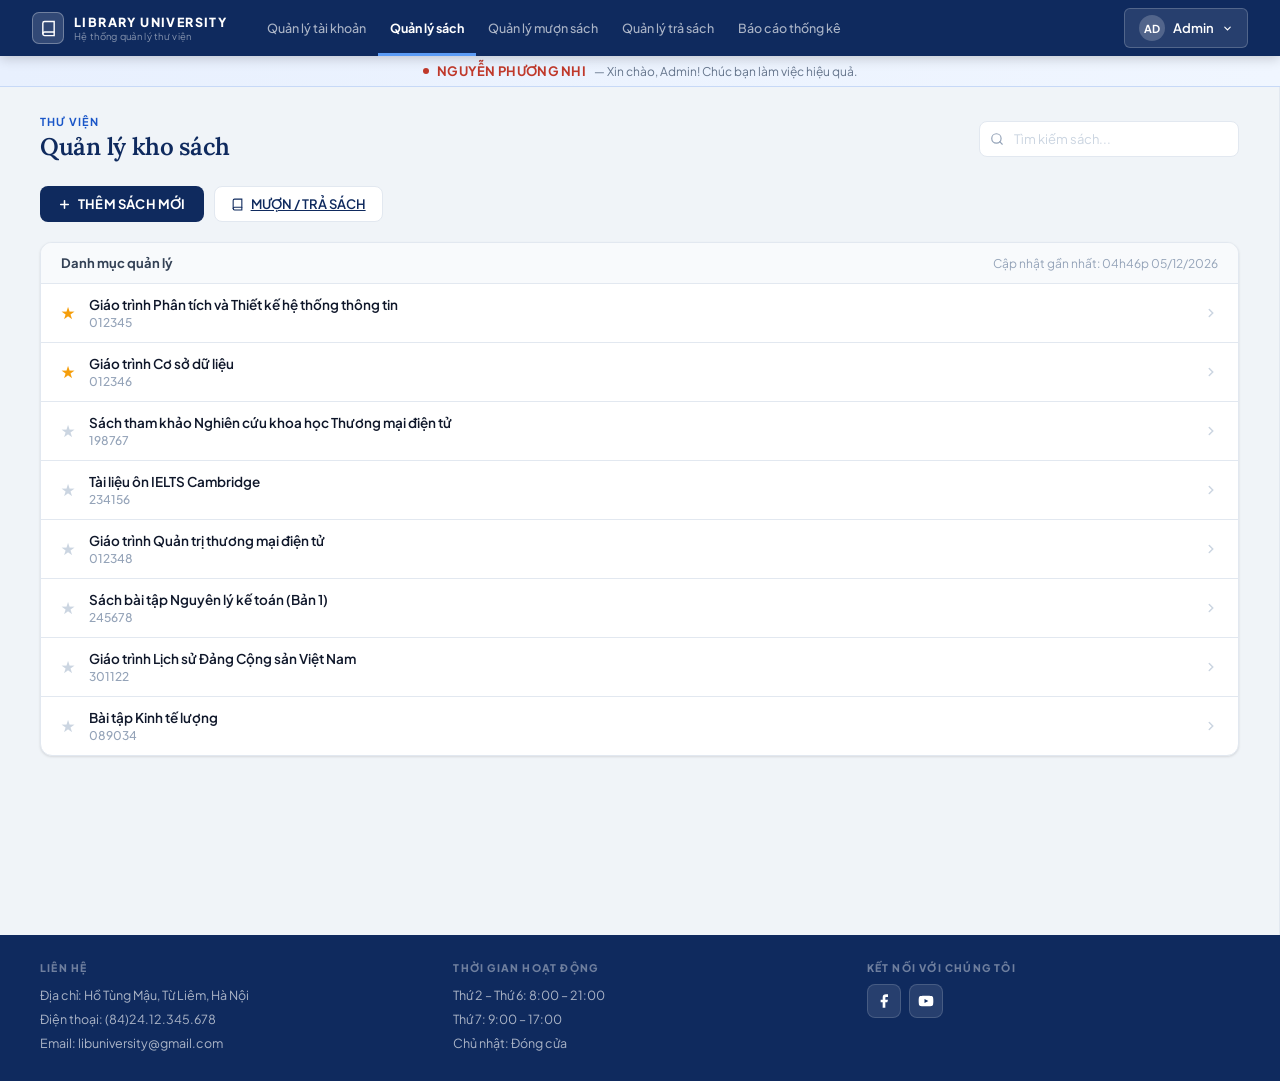
<file: quanlysach.html>
<!DOCTYPE html>
<html lang="vi">
<head>
  <meta charset="utf-8" />
  <meta name="viewport" content="width=device-width, initial-scale=1" />
  <title>Quản lý kho sách — Library University</title>
  <link href="https://fonts.googleapis.com/css2?family=Plus+Jakarta+Sans:wght@400;500;600;700;800&family=Lora:ital,wght@0,600;1,500&display=swap" rel="stylesheet">
  <style>
    /* ═══ RESET & BASE ═══ */
    :root {
      --navy:       #0f2a5e;
      --navy-mid:   #163880;
      --blue:       #1a56c8;
      --blue-light: #2e6ddf;
      --blue-50:    #eef4ff;
      --blue-100:   #d9e8ff;
      --red:        #c0392b;
      --red-bg:     #fdf2f1;
      --red-border: #f5c6c2;
      --green:      #16a34a;
      --green-bg:   #f0fdf4;
      --amber:      #b45309;
      --amber-bg:   #fffbeb;
      --gray-900:   #0f172a;
      --gray-700:   #334155;
      --gray-600:   #4b5563;
      --gray-500:   #64748b;
      --gray-400:   #94a3b8;
      --gray-300:   #cbd5e1;
      --gray-100:   #f1f5f9;
      --gray-50:    #f8fafc;
      --white:      #ffffff;
      --border:     #e2e8f0;
      --shadow-sm:  0 1px 3px rgba(0,0,0,0.08), 0 1px 2px rgba(0,0,0,0.04);
      --shadow-md:  0 4px 16px rgba(0,0,0,0.10);
      --shadow-lg:  0 8px 32px rgba(0,0,0,0.14);
    }
    *, *::before, *::after { margin:0; padding:0; box-sizing:border-box; }
    body {
      font-family: 'Plus Jakarta Sans', sans-serif;
      font-size: 14px;
      background: #f0f4f8;
      color: var(--gray-700);
      min-height: 100vh;
      display: flex;
      flex-direction: column;
      -webkit-font-smoothing: antialiased;
    }

    /* ═══ HEADER ═══ */
    .header {
      background: var(--navy);
      box-shadow: 0 2px 12px rgba(0,0,0,0.2);
      position: sticky; top: 0; z-index: 100;
      flex-shrink: 0;
    }
    .header-inner {
      display: flex; align-items: center;
      height: 56px; padding: 0 32px; width: 100%;
    }
    .brand {
      display: flex; align-items: center; gap: 10px;
      text-decoration: none; flex-shrink: 0; margin-right: 28px;
    }
    .brand-icon {
      width: 32px; height: 32px;
      background: rgba(255,255,255,0.15);
      border: 1.5px solid rgba(255,255,255,0.3);
      border-radius: 7px;
      display: flex; align-items: center; justify-content: center;
      flex-shrink: 0;
    }
    .brand-name { font-size: 12.5px; font-weight: 800; color: #fff; letter-spacing: 1.4px; line-height: 1.2; white-space: nowrap; }
    .brand-sub  { font-size: 9.5px; color: rgba(255,255,255,0.5); letter-spacing: 0.3px; white-space: nowrap; }

    /* Nav: flex-1, each item fixed-width clips overflow */
    .nav-links { display: flex; align-items: center; flex: 1; height: 56px; min-width: 0; }
    .nav-links a {
      font-size: 12.5px; font-weight: 500;
      color: rgba(255,255,255,0.65);
      text-decoration: none;
      padding: 0 12px; height: 56px;
      display: flex; align-items: center;
      border-bottom: 3px solid transparent;
      border-top: 3px solid transparent;
      transition: color 0.15s, border-color 0.15s;
      white-space: nowrap;
      overflow: hidden;
      flex-shrink: 1;
      min-width: 0;
    }
    .nav-links a:hover  { color: rgba(255,255,255,0.9); }
    .nav-links a.active { color: #fff; font-weight: 700; border-bottom-color: #5b9cf6; }

    /* User button */
    .user-btn {
      display: flex; align-items: center; gap: 8px; padding: 6px 14px;
      background: rgba(255,255,255,0.1); border: 1px solid rgba(255,255,255,0.2);
      border-radius: 6px; font-size: 13px; font-weight: 600; color: #fff;
      cursor: pointer; position: relative; transition: background 0.15s;
      flex-shrink: 0; margin-left: auto; user-select: none;
    }
    .user-btn:hover { background: rgba(255,255,255,0.18); }
    .user-avatar {
      width: 26px; height: 26px; background: rgba(255,255,255,0.2);
      border-radius: 50%; display: flex; align-items: center; justify-content: center;
      font-size: 11px; font-weight: 700;
    }
    .user-dropdown {
      display: none; position: absolute; right: 0; top: calc(100% + 8px);
      background: var(--white); border: 1px solid var(--border);
      border-radius: 8px; min-width: 190px;
      box-shadow: var(--shadow-lg); z-index: 200; overflow: hidden;
    }
    .user-btn.open .user-dropdown { display: block; }
    .user-dropdown a {
      display: flex; align-items: center; gap: 10px; padding: 10px 16px;
      font-size: 13px; color: var(--gray-700); text-decoration: none;
      border-bottom: 1px solid var(--gray-100); transition: background 0.1s;
    }
    .user-dropdown a:last-child { border-bottom: none; color: var(--red); }
    .user-dropdown a:hover { background: var(--gray-50); }

    /* ═══ WELCOME STRIP ═══ */
    .welcome-strip {
      background: linear-gradient(90deg, #e8f0fe 0%, #f0f6ff 100%);
      border-bottom: 1px solid #c7d9f7;
      padding: 7px 32px;
      display: flex; align-items: center; justify-content: center; gap: 8px;
      flex-shrink: 0;
    }
    .welcome-strip .dot  { width: 6px; height: 6px; border-radius: 50%; background: var(--red); flex-shrink: 0; }
    .welcome-strip .name { font-size: 13px; font-weight: 700; color: var(--red); letter-spacing: 0.3px; white-space: nowrap; }
    .welcome-strip .sub  { font-size: 12px; color: var(--gray-500); white-space: nowrap; }

    /* ═══ PAGE HEADER (shared across ALL pages) ═══ */
    .page-head {
      display: flex; align-items: center; justify-content: space-between;
      margin-bottom: 24px; gap: 20px; flex-shrink: 0;
    }
    .page-label {
      font-size: 11px; font-weight: 700; text-transform: uppercase;
      letter-spacing: 1.2px; color: var(--blue); margin-bottom: 3px;
    }
    .page-title {
      font-family: 'Lora', serif;
      font-size: 24px; font-weight: 600; color: var(--navy); letter-spacing: -0.3px;
    }

    /* Search input (used on multiple pages) */
    .search-wrap { position: relative; width: 260px; flex-shrink: 0; }
    .search-wrap svg { position: absolute; left: 11px; top: 50%; transform: translateY(-50%); color: var(--gray-400); pointer-events: none; }
    .search-input {
      width: 100%; height: 36px; padding: 0 12px 0 34px;
      border: 1.5px solid var(--border); border-radius: 8px;
      font-size: 13px; font-family: inherit; color: var(--gray-700);
      background: var(--white); outline: none;
      transition: border-color 0.15s, box-shadow 0.15s;
    }
    .search-input:focus { border-color: var(--blue); box-shadow: 0 0 0 3px rgba(26,86,200,0.1); }
    .search-input::placeholder { color: var(--gray-300); }

    /* ═══ CARDS ═══ */
    .card {
      background: var(--white); border: 1.5px solid var(--border);
      border-radius: 12px; box-shadow: var(--shadow-sm);
      overflow: hidden;
    }
    .card-head {
      padding: 12px 20px; border-bottom: 1.5px solid var(--border);
      background: var(--gray-50);
      display: flex; align-items: center; justify-content: space-between; gap: 12px;
    }
    .card-head-title { font-size: 13px; font-weight: 700; color: var(--gray-700); }
    .card-head-meta  { font-size: 12px; color: var(--gray-400); }

    /* ═══ BADGES ═══ */
    .badge { display: inline-flex; align-items: center; padding: 3px 10px; border-radius: 20px; font-size: 12px; font-weight: 600; white-space: nowrap; }
    .badge-green { background: var(--green-bg); color: #15803d; border: 1px solid #bbf7d0; }
    .badge-amber { background: var(--amber-bg); color: #92400e; border: 1px solid #fde68a; }
    .badge-red   { background: var(--red-bg);   color: #b91c1c; border: 1px solid var(--red-border); }
    .badge-blue  { background: var(--blue-50);  color: var(--blue); border: 1px solid var(--blue-100); }

    /* ═══ BUTTONS ═══ */
    .btn-primary {
      display: inline-flex; align-items: center; gap: 7px;
      height: 36px; padding: 0 18px;
      background: var(--navy); color: #fff; border: none; border-radius: 8px;
      font-size: 13px; font-weight: 700; font-family: inherit;
      cursor: pointer; white-space: nowrap; letter-spacing: 0.2px;
      transition: background 0.15s, transform 0.1s;
    }
    .btn-primary:hover  { background: var(--navy-mid); }
    .btn-primary:active { transform: scale(0.98); }
    .btn-secondary {
      display: inline-flex; align-items: center; gap: 7px;
      height: 36px; padding: 0 16px;
      background: var(--white); color: var(--navy);
      border: 1.5px solid var(--border); border-radius: 8px;
      font-size: 13px; font-weight: 600; font-family: inherit;
      cursor: pointer; white-space: nowrap;
      transition: background 0.15s, border-color 0.15s;
    }
    .btn-secondary:hover { background: var(--gray-50); border-color: var(--gray-300); }

    /* ═══ FORM FIELDS ═══ */
    .field { display: flex; flex-direction: column; gap: 5px; }
    .field label { font-size: 12px; font-weight: 700; color: var(--gray-600); }
    .field input, .field select, .field textarea {
      padding: 8px 11px; border: 1.5px solid var(--border); border-radius: 7px;
      font-size: 13.5px; font-family: inherit; color: var(--gray-700);
      background: var(--white); outline: none;
      transition: border-color 0.15s, box-shadow 0.15s;
    }
    .field input:focus, .field select:focus, .field textarea:focus {
      border-color: var(--blue); box-shadow: 0 0 0 3px rgba(26,86,200,0.1);
    }
    .field input::placeholder, .field textarea::placeholder { color: var(--gray-300); font-size: 13px; }
    .field input[readonly] { background: var(--gray-50); color: var(--gray-500); cursor: default; }
    .field textarea { resize: vertical; min-height: 72px; line-height: 1.5; }
    .field select { cursor: pointer; }
    .form-grid { display: grid; grid-template-columns: 1fr 1fr; gap: 14px; }
    .field.full { grid-column: 1 / -1; }

    /* ═══ SECTION TITLE ═══ */
    .section-title {
      font-size: 10.5px; font-weight: 700; color: var(--gray-400);
      text-transform: uppercase; letter-spacing: 0.9px;
      margin-bottom: 14px; padding-bottom: 10px;
      border-bottom: 1.5px solid var(--border);
      display: flex; align-items: center; gap: 8px;
    }
    .section-title::before { content: ''; width: 3px; height: 12px; background: var(--blue); border-radius: 2px; }

    /* ═══ TABLE ═══ */
    .tbl-wrap { overflow-x: auto; }
    table { width: 100%; border-collapse: collapse; }
    thead th {
      padding: 10px 16px; text-align: left;
      font-size: 11px; font-weight: 700; text-transform: uppercase;
      letter-spacing: 0.8px; color: var(--gray-400);
      background: var(--gray-50); border-bottom: 1.5px solid var(--border);
      white-space: nowrap;
    }
    tbody td {
      padding: 11px 16px; font-size: 13.5px; color: var(--gray-700);
      border-bottom: 1px solid var(--border); vertical-align: middle;
    }
    tbody tr:last-child td { border-bottom: none; }
    tbody tr:hover { background: var(--gray-50); }

    /* ═══ CHECK CARD ═══ */
    .check-card {
      background: var(--white); border: 1.5px solid var(--border);
      border-radius: 12px; padding: 18px 22px; margin-bottom: 16px;
      box-shadow: var(--shadow-sm);
    }
    .check-card-label { font-size: 11px; font-weight: 700; text-transform: uppercase; letter-spacing: 0.9px; color: var(--gray-400); margin-bottom: 10px; }
    .check-row { display: flex; align-items: center; gap: 10px; }
    .check-input {
      flex: 1; height: 38px; padding: 0 13px;
      border: 1.5px solid var(--border); border-radius: 8px;
      font-size: 13.5px; font-family: inherit; color: var(--gray-700);
      background: var(--white); outline: none;
      transition: border-color 0.15s, box-shadow 0.15s;
    }
    .check-input:focus { border-color: var(--blue); box-shadow: 0 0 0 3px rgba(26,86,200,0.1); }
    .check-input::placeholder { color: var(--gray-300); }
    .btn-check {
      height: 38px; padding: 0 20px;
      background: var(--navy); color: #fff; border: none; border-radius: 8px;
      font-size: 13.5px; font-weight: 600; font-family: inherit;
      cursor: pointer; white-space: nowrap; transition: background 0.15s;
    }
    .btn-check:hover { background: var(--navy-mid); }
    .check-status { display: none; margin-top: 10px; padding: 9px 13px; border-radius: 8px; font-size: 13px; font-weight: 600; align-items: center; gap: 8px; }
    .check-status.show { display: flex; }
    .check-status.ok    { background: var(--green-bg); color: #15803d; border: 1px solid #bbf7d0; }
    .check-status.error { background: var(--red-bg); color: #b91c1c; border: 1px solid var(--red-border); }

    /* ═══ MODAL OVERLAY ═══ */
    .overlay {
      display: none; position: fixed; inset: 0;
      background: rgba(9,17,36,0.55); backdrop-filter: blur(3px);
      z-index: 300; align-items: center; justify-content: center; padding: 24px;
    }
    .overlay.show { display: flex; }
    .modal {
      background: var(--white); border-radius: 14px;
      width: 100%; max-width: 640px; max-height: 88vh; overflow-y: auto;
      box-shadow: 0 20px 60px rgba(0,0,0,0.2);
      animation: modalIn 0.22s ease;
    }
    .modal-sm { max-width: 440px; }
    @keyframes modalIn { from { opacity:0; transform:translateY(-16px) scale(0.98) } to { opacity:1; transform:translateY(0) scale(1) } }
    .modal-head {
      padding: 18px 22px 16px; border-bottom: 1.5px solid var(--border);
      display: flex; align-items: center; justify-content: space-between;
      position: sticky; top: 0; background: var(--white); z-index: 1;
      border-radius: 14px 14px 0 0;
    }
    .modal-eyebrow { font-size: 10.5px; font-weight: 700; text-transform: uppercase; letter-spacing: 1px; color: var(--blue); margin-bottom: 2px; }
    .modal-title   { font-family: 'Lora', serif; font-size: 17px; font-weight: 600; color: var(--navy); }
    .modal-x { width: 30px; height: 30px; border: none; background: var(--gray-100); border-radius: 6px; cursor: pointer; font-size: 15px; color: var(--gray-500); display: flex; align-items: center; justify-content: center; transition: all 0.12s; }
    .modal-x:hover { background: var(--red-bg); color: var(--red); }
    .modal-body { padding: 22px; }
    .modal-section { margin-bottom: 22px; }
    .modal-section:last-child { margin-bottom: 0; }
    .modal-foot { padding: 14px 22px; border-top: 1.5px solid var(--border); display: flex; justify-content: flex-end; gap: 8px; position: sticky; bottom: 0; background: var(--white); border-radius: 0 0 14px 14px; }

    /* Modal buttons */
    .btn-modal-cancel { height: 36px; padding: 0 16px; background: var(--white); border: 1.5px solid var(--border); border-radius: 7px; font-size: 13px; font-weight: 500; font-family: inherit; color: var(--gray-700); cursor: pointer; transition: background 0.12s; }
    .btn-modal-cancel:hover { background: var(--gray-100); }
    .btn-modal-save { height: 36px; padding: 0 22px; background: var(--navy); color: #fff; border: none; border-radius: 7px; font-size: 13px; font-weight: 700; font-family: inherit; cursor: pointer; transition: background 0.15s; }
    .btn-modal-save:hover { background: var(--navy-mid); }
    .btn-modal-delete { height: 36px; padding: 0 16px; background: none; color: var(--red); border: 1.5px solid var(--red-border); border-radius: 7px; font-size: 13px; font-weight: 600; font-family: inherit; cursor: pointer; transition: background 0.12s; }
    .btn-modal-delete:hover { background: var(--red-bg); }

    /* Inline alert */
    .inline-msg { display: none; padding: 9px 13px; border-radius: 8px; font-size: 13px; font-weight: 600; margin-bottom: 14px; align-items: center; justify-content: space-between; gap: 10px; }
    .inline-msg.show { display: flex; }
    .inline-msg.success { background: var(--green-bg); border: 1px solid #bbf7d0; color: #15803d; }
    .inline-msg.error   { background: var(--red-bg); border: 1px solid var(--red-border); color: #b91c1c; }
    .inline-msg button  { background: none; border: none; cursor: pointer; font-size: 16px; opacity: 0.6; flex-shrink: 0; line-height: 1; }

    /* ═══ TOAST ═══ */
    .toast {
      position: fixed; top: 72px; right: 28px;
      min-width: 290px; max-width: 360px;
      background: var(--white); border: 1.5px solid var(--border);
      border-radius: 10px; padding: 12px 16px;
      display: flex; align-items: center; gap: 12px;
      font-size: 13.5px; font-weight: 500;
      box-shadow: var(--shadow-lg); z-index: 9999;
      pointer-events: none; opacity: 0; transform: translateX(20px);
      transition: all 0.25s ease;
    }
    .toast.show { opacity: 1; transform: translateX(0); pointer-events: all; }
    .toast-bar { width: 4px; border-radius: 2px; flex-shrink: 0; align-self: stretch; }
    .toast.success .toast-bar { background: var(--green); }
    .toast.error   .toast-bar { background: var(--red); }
    .toast-content { flex: 1; }
    .toast-title  { font-weight: 700; color: var(--gray-900); font-size: 13.5px; }
    .toast-detail { font-size: 12px; color: var(--gray-500); margin-top: 2px; }
    .toast-close  { cursor: pointer; color: var(--gray-300); font-size: 17px; pointer-events: all; flex-shrink: 0; }
    .toast-close:hover { color: var(--gray-700); }

    /* ═══ FOOTER ═══ */
    .site-footer {
      background: var(--navy); padding: 26px 40px;
      display: grid; grid-template-columns: repeat(3, 1fr); gap: 40px;
      flex-shrink: 0;
    }
    .footer-col h4 { font-size: 10.5px; font-weight: 800; color: rgba(255,255,255,0.4); text-transform: uppercase; letter-spacing: 1.2px; margin-bottom: 10px; }
    .footer-col p  { font-size: 12.5px; color: rgba(255,255,255,0.65); line-height: 1.9; }
    .footer-icons  { display: flex; gap: 8px; margin-top: 8px; }
    .footer-icon   { width: 34px; height: 34px; background: rgba(255,255,255,0.1); border: 1px solid rgba(255,255,255,0.15); border-radius: 8px; display: flex; align-items: center; justify-content: center; transition: background 0.15s; }
    .footer-icon:hover { background: rgba(255,255,255,0.2); }

    /* ═══ EMPTY STATE ═══ */
    .empty-state { text-align: center; padding: 48px 24px; color: var(--gray-400); }
    .empty-state svg { margin-bottom: 12px; opacity: 0.4; }
    .empty-state p { font-size: 14px; }


    /* ═══ QUANLYSACH PAGE ═══ */
    .body-wrap { flex: 1; display: flex; overflow: hidden; min-height: 0; }
    main { flex: 1; min-width: 0; padding: 28px 40px 36px; overflow-y: auto; }

    .action-row { display: flex; align-items: center; gap: 10px; margin-bottom: 20px; }

    /* Book list */
    .book-list { list-style: none; }
    .book-item {
      display: flex; align-items: center; gap: 14px;
      padding: 12px 20px; border-bottom: 1px solid var(--border);
      cursor: pointer; transition: background 0.12s;
    }
    .book-item:last-child { border-bottom: none; }
    .book-item:hover { background: var(--gray-50); }
    .book-item.active { background: var(--blue-50); border-left: 3px solid var(--blue); padding-left: 17px; }
    .book-star { flex-shrink: 0; color: var(--gray-300); font-size: 16px; cursor: pointer; transition: color 0.15s; line-height: 1; }
    .book-star.starred { color: #f59e0b; }
    .book-star:hover { color: #f59e0b; }
    .book-info { flex: 1; min-width: 0; }
    .book-name { font-size: 13.5px; font-weight: 600; color: var(--gray-900); white-space: nowrap; overflow: hidden; text-overflow: ellipsis; margin-bottom: 2px; }
    .book-id   { font-size: 12px; color: var(--gray-400); font-weight: 500; }
    .book-chevron { flex-shrink: 0; color: var(--gray-300); display: flex; align-items: center; }
    .book-item.active .book-chevron { color: var(--blue); }

    /* Side panel */
    .side-panel {
      width: 0; overflow: hidden;
      background: var(--white); border-left: 1.5px solid var(--border);
      box-shadow: -4px 0 20px rgba(0,0,0,0.06);
      transition: width 0.28s ease;
      display: flex; flex-direction: column;
      flex-shrink: 0;
    }
    .side-panel.open { width: 380px; }
    .panel-inner { width: 380px; display: flex; flex-direction: column; height: 100%; overflow: hidden; }
    .panel-head {
      padding: 16px 20px 14px; border-bottom: 1.5px solid var(--border);
      display: flex; align-items: center; justify-content: space-between;
      flex-shrink: 0; background: var(--white);
    }
    .panel-title { font-family: 'Lora', serif; font-size: 16px; font-weight: 600; color: var(--navy); }
    .panel-close { width: 28px; height: 28px; border: none; background: var(--gray-100); border-radius: 6px; cursor: pointer; color: var(--gray-500); display: flex; align-items: center; justify-content: center; transition: all 0.12s; font-size: 14px; }
    .panel-close:hover { background: var(--red-bg); color: var(--red); }
    .panel-body { padding: 20px; flex: 1; overflow-y: auto; }
    .panel-foot { padding: 12px 20px; border-top: 1.5px solid var(--border); display: flex; align-items: center; gap: 8px; flex-shrink: 0; background: var(--white); }
    .btn-panel-save { flex: 1; height: 36px; background: var(--blue); color: #fff; border: none; border-radius: 7px; font-size: 13.5px; font-weight: 700; font-family: inherit; cursor: pointer; transition: background 0.15s; }
    .btn-panel-save:hover { background: var(--blue-light); }
    .btn-panel-delete { height: 36px; padding: 0 14px; background: none; color: var(--red); border: 1.5px solid var(--red-border); border-radius: 7px; font-size: 13px; font-weight: 600; font-family: inherit; cursor: pointer; transition: background 0.12s; white-space: nowrap; }
    .btn-panel-delete:hover { background: var(--red-bg); }
    .panel-field { display: flex; flex-direction: column; gap: 5px; margin-bottom: 14px; }
    .panel-field label { font-size: 12px; font-weight: 700; color: var(--gray-600); }
    .panel-field input, .panel-field select, .panel-field textarea { padding: 8px 11px; border: 1.5px solid var(--border); border-radius: 7px; font-size: 13.5px; font-family: inherit; color: var(--gray-700); background: var(--white); outline: none; transition: border-color 0.15s, box-shadow 0.15s; }
    .panel-field input:focus, .panel-field select:focus, .panel-field textarea:focus { border-color: var(--blue); box-shadow: 0 0 0 3px rgba(26,86,200,0.1); }
    .panel-field input::placeholder, .panel-field textarea::placeholder { color: var(--gray-300); font-size: 13px; }
    .panel-field textarea { resize: vertical; min-height: 76px; line-height: 1.5; }
    .panel-section { font-size: 10.5px; font-weight: 700; color: var(--gray-400); text-transform: uppercase; letter-spacing: 0.9px; margin-bottom: 12px; margin-top: 18px; padding-bottom: 9px; border-bottom: 1.5px solid var(--border); display: flex; align-items: center; gap: 8px; }
    .panel-section::before { content: ''; width: 3px; height: 12px; background: var(--blue); border-radius: 2px; }
    .panel-section:first-child { margin-top: 0; }

  </style>
</head>
<body>

<header class="header">
  <div class="header-inner">
    <a class="brand" href="#">
      <div class="brand-icon">
        <svg width="17" height="17" viewBox="0 0 24 24" fill="none" stroke="#fff" stroke-width="2" stroke-linecap="round">
          <path d="M4 19.5A2.5 2.5 0 0 1 6.5 17H20"/>
          <path d="M6.5 2H20v20H6.5A2.5 2.5 0 0 1 4 19.5v-15A2.5 2.5 0 0 1 6.5 2z"/>
        </svg>
      </div>
      <div>
        <div class="brand-name">LIBRARY UNIVERSITY</div>
        <div class="brand-sub">Hệ thống quản lý thư viện</div>
      </div>
    </a>
    <nav class="nav-links">
      <a href="taikhoan.html">Quản lý tài khoản</a>
      <a href="quanlysach.html" class="active">Quản lý sách</a>
      <a href="muonsach.html">Quản lý mượn sách</a>
      <a href="trasach.html">Quản lý trả sách</a>
      <a href="baocao.html">Báo cáo thống kê</a>
    </nav>
    <div class="user-btn" id="userBtn">
      <div class="user-avatar">AD</div>
      Admin
      <svg width="11" height="11" viewBox="0 0 24 24" fill="none" stroke="currentColor" stroke-width="2.5" stroke-linecap="round"><polyline points="6 9 12 15 18 9"/></svg>
      <div class="user-dropdown">
        <a href="taikhoan.html">
          <svg width="14" height="14" viewBox="0 0 24 24" fill="none" stroke="currentColor" stroke-width="2" stroke-linecap="round"><circle cx="12" cy="8" r="4"/><path d="M4 20c0-4 3.6-7 8-7s8 3 8 7"/></svg>
          Quản lý tài khoản
        </a>
        <a href="dangnhap.html" onclick="sessionStorage.clear()">
          <svg width="14" height="14" viewBox="0 0 24 24" fill="none" stroke="currentColor" stroke-width="2" stroke-linecap="round"><path d="M9 21H5a2 2 0 0 1-2-2V5a2 2 0 0 1 2-2h4"/><polyline points="16 17 21 12 16 7"/><line x1="21" y1="12" x2="9" y2="12"/></svg>
          Đăng xuất
        </a>
      </div>
    </div>
  </div>
</header>

<div class="welcome-strip">
  <div class="dot"></div>
  <span class="name">NGUYỄN PHƯƠNG NHI</span>
  <span class="sub">— Xin chào, Admin! Chúc bạn làm việc hiệu quả.</span>
</div>

<div class="body-wrap">
<main id="mainContent">
  <div class="page-head">
    <div>
      <div class="page-label">Thư viện</div>
      <div class="page-title">Quản lý kho sách</div>
    </div>
    <div class="search-wrap">
      <svg width="14" height="14" viewBox="0 0 24 24" fill="none" stroke="currentColor" stroke-width="2" stroke-linecap="round"><circle cx="11" cy="11" r="8"/><line x1="21" y1="21" x2="16.65" y2="16.65"/></svg>
      <input class="search-input" id="searchInput" type="text" placeholder="Tìm kiếm sách..." />
    </div>
  </div>

  <div class="action-row">
    <button class="btn-primary" id="btnAddNew">
      <svg width="13" height="13" viewBox="0 0 24 24" fill="none" stroke="currentColor" stroke-width="2.8" stroke-linecap="round"><line x1="12" y1="5" x2="12" y2="19"/><line x1="5" y1="12" x2="19" y2="12"/></svg>
      THÊM SÁCH MỚI
    </button>
    <a class="btn-secondary" href="muonsach.html">
      <svg width="13" height="13" viewBox="0 0 24 24" fill="none" stroke="currentColor" stroke-width="2" stroke-linecap="round"><path d="M4 19.5A2.5 2.5 0 0 1 6.5 17H20"/><path d="M6.5 2H20v20H6.5A2.5 2.5 0 0 1 4 19.5v-15A2.5 2.5 0 0 1 6.5 2z"/></svg>
      MƯỢN / TRẢ SÁCH
    </a>
  </div>

  <div class="card">
    <div class="card-head">
      <span class="card-head-title">Danh mục quản lý</span>
      <span class="card-head-meta" id="lastUpdated"></span>
    </div>
    <ul class="book-list" id="bookList"></ul>
  </div>
</main>

<aside class="side-panel" id="sidePanel">
  <div class="panel-inner">
    <div class="panel-head">
      <div class="panel-title" id="panelTitle">Thêm sách mới</div>
      <button class="panel-close" id="panelClose">&#x2715;</button>
    </div>
    <div class="panel-body">
      <div class="panel-section">Thông tin cơ bản</div>
      <div class="panel-field"><label>Tiêu đề cuốn sách</label><input type="text" id="fTitle" placeholder="Nhập tên sách..." /></div>
      <div class="panel-field"><label>Ngày/Tháng/Năm xuất bản</label><input type="date" id="fDate" /></div>
      <div class="panel-field"><label>Thể loại</label>
        <select id="fGenre">
          <option>Giáo trình</option><option>Sách tham khảo</option>
          <option>Tài liệu ôn thi</option><option>Nghiên cứu khoa học</option>
          <option>Sách bài tập</option><option>Khác</option>
        </select>
      </div>
      <div class="panel-field"><label>Tác giả xuất bản</label><input type="text" id="fAuthor" placeholder="VD: TS. Hàn Minh Phương" /></div>
      <div class="panel-field"><label>Số lượng sách có trong kho</label><input type="number" id="fQty" placeholder="30" min="0" /></div>
      <div class="panel-section">Mô tả chi tiết</div>
      <div class="panel-field"><label>Mô tả</label><textarea id="fDesc" placeholder="Mô tả ngắn về cuốn sách..."></textarea></div>
      <div class="panel-field"><label>Tóm tắt nội dung</label><textarea id="fSummary" placeholder="Tóm tắt nội dung chính..." style="min-height:88px"></textarea></div>
      <div class="panel-field"><label>Vị trí lưu trữ</label><input type="text" id="fLocation" placeholder="VD: Kệ A3 - Tầng 2" /></div>
    </div>
    <div class="panel-foot" id="panelFoot"></div>
  </div>
</aside>
</div>

<div class="toast" id="gToast">
  <div class="toast-bar"></div>
  <div class="toast-content">
    <div class="toast-title"  id="gToastTitle"></div>
    <div class="toast-detail" id="gToastDetail"></div>
  </div>
  <span class="toast-close" onclick="hideToast()">&#x2715;</span>
</div>

<footer class="site-footer">
  <div class="footer-col">
    <h4>Liên hệ</h4>
    <p>Địa chỉ: Hồ Tùng Mậu, Từ Liêm, Hà Nội<br>Điện thoại: (84)24.12.345.678<br>Email: libuniversity@gmail.com</p>
  </div>
  <div class="footer-col">
    <h4>Thời gian hoạt động</h4>
    <p>Thứ 2 – Thứ 6: 8:00 – 21:00<br>Thứ 7: 9:00 – 17:00<br>Chủ nhật: Đóng cửa</p>
  </div>
  <div class="footer-col">
    <h4>Kết nối với chúng tôi</h4>
    <div class="footer-icons">
      <div class="footer-icon"><svg width="16" height="16" viewBox="0 0 24 24" fill="#fff"><path d="M18 2h-3a5 5 0 0 0-5 5v3H7v4h3v8h4v-8h3l1-4h-4V7a1 1 0 0 1 1-1h3z"/></svg></div>
      <div class="footer-icon"><svg width="16" height="16" viewBox="0 0 24 24" fill="#fff"><path d="M22.54 6.42a2.78 2.78 0 0 0-1.95-1.96C18.88 4 12 4 12 4s-6.88 0-8.59.46A2.78 2.78 0 0 0 1.46 6.42 29 29 0 0 0 1 12a29 29 0 0 0 .46 5.58 2.78 2.78 0 0 0 1.95 1.96C5.12 20 12 20 12 20s6.88 0 8.59-.46a2.78 2.78 0 0 0 1.96-1.96A29 29 0 0 0 23 12a29 29 0 0 0-.46-5.58z"/><polygon fill="#0f2a5e" points="9.75 15.02 15.5 12 9.75 8.98 9.75 15.02"/></svg></div>
    </div>
  </div>
</footer>

<script>
  /* ── USER DROPDOWN ── */
  const userBtn = document.getElementById('userBtn');
  userBtn.addEventListener('click', e => { e.stopPropagation(); userBtn.classList.toggle('open'); });
  document.addEventListener('click', () => userBtn.classList.remove('open'));
  userBtn.querySelector('.user-dropdown').addEventListener('click', e => e.stopPropagation());

  /* ── TOAST ── */
  let toastTimer;
  function showToast(title, detail, type='success') {
    clearTimeout(toastTimer);
    document.getElementById('gToastTitle').textContent  = title;
    document.getElementById('gToastDetail').textContent = detail;
    document.getElementById('gToast').className = `toast ${type} show`;
    toastTimer = setTimeout(hideToast, 4000);
  }
  function hideToast() { document.getElementById('gToast').className = 'toast'; }

  /* ─── LAST UPDATED ─── */
  (function(){
    const n=new Date(), pad=x=>String(x).padStart(2,'0');
    document.getElementById('lastUpdated').textContent=`Cập nhật gần nhất: ${pad(n.getHours())}h${pad(n.getMinutes())}p ${pad(n.getDate())}/${pad(n.getMonth()+1)}/${n.getFullYear()}`;
  })();

  /* ─── DATA ─── */
  let books = [
    {id:'012345',title:'Giáo trình Phân tích và Thiết kế hệ thống thông tin',genre:'Giáo trình',author:'TS. Nguyễn Văn A',date:'2024-01-15',qty:40,starred:true, desc:'Giáo trình chính thức dùng trong đào tạo đại học ngành HTTT.',summary:'Trình bày các phương pháp phân tích và thiết kế HTTT theo hướng cấu trúc và hướng đối tượng, bao gồm UML, ERD và các mô hình dữ liệu.',location:'Kệ A1 - Tầng 1'},
    {id:'012346',title:'Giáo trình Cơ sở dữ liệu',genre:'Giáo trình',author:'PGS. Trần Thị B',date:'2023-06-20',qty:35,starred:true, desc:'Giáo trình Cơ sở dữ liệu dành cho sinh viên năm 2.',summary:'Lý thuyết mô hình quan hệ, ngôn ngữ SQL, thiết kế và chuẩn hóa CSDL, kèm bài tập thực hành.',location:'Kệ A2 - Tầng 1'},
    {id:'198767',title:'Sách tham khảo Nghiên cứu khoa học Thương mại điện tử',genre:'Sách tham khảo',author:'GS. Lê Văn C',date:'2022-11-10',qty:20,starred:false,desc:'Tài liệu nghiên cứu chuyên sâu về thương mại điện tử tại Việt Nam.',summary:'Phân tích xu hướng phát triển TMĐT, các mô hình kinh doanh số, thanh toán điện tử và bảo mật giao dịch trực tuyến.',location:'Kệ B3 - Tầng 2'},
    {id:'234156',title:'Tài liệu ôn IELTS Cambridge',genre:'Tài liệu ôn thi',author:'Cambridge ESOL',date:'2023-03-01',qty:50,starred:false,desc:'Bộ tài liệu luyện thi IELTS chính thức từ Cambridge.',summary:'15 bài thi mẫu đầy đủ 4 kỹ năng Listening, Reading, Writing, Speaking kèm đáp án và band score descriptors.',location:'Kệ C1 - Tầng 2'},
    {id:'012348',title:'Giáo trình Quản trị thương mại điện tử',genre:'Giáo trình',author:'TS. Phạm Thị D',date:'2023-09-15',qty:28,starred:false,desc:'Giáo trình dành cho sinh viên chuyên ngành TMĐT.',summary:'Kiến thức về quản trị website bán hàng, SEO, digital marketing, logistics và quản lý đơn hàng trực tuyến.',location:'Kệ A4 - Tầng 1'},
    {id:'245678',title:'Sách bài tập Nguyên lý kế toán (Bản 1)',genre:'Sách bài tập',author:'ThS. Hoàng Văn E',date:'2022-08-05',qty:45,starred:false,desc:'Sách bài tập kế toán dành cho sinh viên năm 1.',summary:'Hơn 300 bài tập từ cơ bản đến nâng cao về nguyên lý kế toán, bảng cân đối kế toán và báo cáo tài chính.',location:'Kệ D2 - Tầng 3'},
    {id:'301122',title:'Giáo trình Lịch sử Đảng Cộng sản Việt Nam',genre:'Giáo trình',author:'Bộ Giáo dục',date:'2021-12-01',qty:60,starred:false,desc:'Giáo trình bắt buộc về Lịch sử Đảng Cộng sản Việt Nam.',summary:'Quá trình hình thành, phát triển và lãnh đạo của Đảng CSVN từ 1930 đến nay, gắn với lịch sử dân tộc.',location:'Kệ E1 - Tầng 1'},
    {id:'089034',title:'Bài tập Kinh tế lượng',genre:'Sách bài tập',author:'PGS. Vũ Thị F',date:'2023-07-12',qty:30,starred:false,desc:'Bài tập thực hành môn Kinh tế lượng.',summary:'Hướng dẫn giải bài tập kinh tế lượng ứng dụng Eviews và Stata, gồm hồi quy tuyến tính, kiểm định giả thuyết và phân tích chuỗi thời gian.',location:'Kệ D1 - Tầng 3'},
  ];

  let activeId=null, panelMode=null;

  function renderBooks(list){
    const el=document.getElementById('bookList');
    if(!list.length){el.innerHTML=`<div class="empty-state"><svg width="40" height="40" viewBox="0 0 24 24" fill="none" stroke="currentColor" stroke-width="1.5" stroke-linecap="round"><path d="M4 19.5A2.5 2.5 0 0 1 6.5 17H20"/><path d="M6.5 2H20v20H6.5A2.5 2.5 0 0 1 4 19.5v-15A2.5 2.5 0 0 1 6.5 2z"/></svg><p>Không tìm thấy sách nào.</p></div>`;return;}
    el.innerHTML=list.map(b=>`
      <li class="book-item ${activeId===b.id?'active':''}" onclick="openEdit('${b.id}')">
        <span class="book-star ${b.starred?'starred':''}" onclick="toggleStar(event,'${b.id}')">★</span>
        <div class="book-info"><div class="book-name">${b.title}</div><div class="book-id">${b.id}</div></div>
        <span class="book-chevron"><svg width="14" height="14" viewBox="0 0 24 24" fill="none" stroke="currentColor" stroke-width="2.5" stroke-linecap="round"><polyline points="9 18 15 12 9 6"/></svg></span>
      </li>`).join('');
  }

  function currentList(){
    const q=document.getElementById('searchInput').value.toLowerCase();
    return q?books.filter(b=>b.title.toLowerCase().includes(q)||b.id.toLowerCase().includes(q)):books;
  }

  document.getElementById('searchInput').addEventListener('input',()=>renderBooks(currentList()));
  function toggleStar(e,id){e.stopPropagation();const b=books.find(x=>x.id===id);if(b)b.starred=!b.starred;renderBooks(currentList());}

  const panel=document.getElementById('sidePanel');
  function openPanel(){panel.classList.add('open');}
  function closePanel(){panel.classList.remove('open');activeId=null;panelMode=null;renderBooks(currentList());}
  document.getElementById('panelClose').addEventListener('click',closePanel);

  function clearPanelForm(){
    ['fTitle','fAuthor','fDesc','fSummary','fLocation'].forEach(id=>document.getElementById(id).value='');
    document.getElementById('fDate').value='';
    document.getElementById('fGenre').value='Giáo trình';
    document.getElementById('fQty').value='';
  }

  document.getElementById('btnAddNew').addEventListener('click',()=>{
    panelMode='add';activeId=null;
    document.getElementById('panelTitle').textContent='Thêm sách mới';
    clearPanelForm();
    document.getElementById('panelFoot').innerHTML=`<button class="btn-panel-save" style="flex:1" onclick="saveAdd()">Thêm sách</button>`;
    renderBooks(currentList()); openPanel();
  });

  function openEdit(id){
    const b=books.find(x=>x.id===id);if(!b)return;
    panelMode='edit';activeId=id;
    document.getElementById('panelTitle').textContent='Chỉnh sửa thông tin sách';
    document.getElementById('fTitle').value=b.title;
    document.getElementById('fDate').value=b.date;
    document.getElementById('fGenre').value=b.genre;
    document.getElementById('fAuthor').value=b.author;
    document.getElementById('fQty').value=b.qty;
    document.getElementById('fDesc').value=b.desc||'';
    document.getElementById('fSummary').value=b.summary||'';
    document.getElementById('fLocation').value=b.location||'';
    document.getElementById('panelFoot').innerHTML=`<button class="btn-panel-save" onclick="saveEdit()">Lưu thay đổi</button><button class="btn-panel-delete" onclick="deleteBook('${id}')">Xóa</button>`;
    renderBooks(currentList()); openPanel();
  }

  function saveAdd(){
    const title=document.getElementById('fTitle').value.trim();
    if(!title){showToast('Thiếu thông tin','Vui lòng nhập tiêu đề cuốn sách.','error');return;}
    books.unshift({id:String(Math.floor(100000+Math.random()*900000)),title,date:document.getElementById('fDate').value,genre:document.getElementById('fGenre').value,author:document.getElementById('fAuthor').value.trim(),qty:parseInt(document.getElementById('fQty').value)||0,starred:false,desc:document.getElementById('fDesc').value.trim(),summary:document.getElementById('fSummary').value.trim(),location:document.getElementById('fLocation').value.trim()});
    closePanel();showToast('Thêm sách thành công',title,'success');renderBooks(currentList());
  }

  function saveEdit(){
    const b=books.find(x=>x.id===activeId);if(!b)return;
    const title=document.getElementById('fTitle').value.trim();
    if(!title){showToast('Thiếu thông tin','Vui lòng nhập tiêu đề cuốn sách.','error');return;}
    b.title=title;b.date=document.getElementById('fDate').value;b.genre=document.getElementById('fGenre').value;b.author=document.getElementById('fAuthor').value.trim();b.qty=parseInt(document.getElementById('fQty').value)||0;b.desc=document.getElementById('fDesc').value.trim();b.summary=document.getElementById('fSummary').value.trim();b.location=document.getElementById('fLocation').value.trim();
    closePanel();showToast('Lưu thành công',b.title,'success');renderBooks(currentList());
  }

  function deleteBook(id){
    const b=books.find(x=>x.id===id);
    if(!b||!confirm(`Xóa sách "${b.title}"?`))return;
    books=books.filter(x=>x.id!==id);
    closePanel();showToast('Đã xóa sách',b.title,'error');renderBooks(currentList());
  }

  renderBooks(books);
</script>
</body>
</html>
</file>
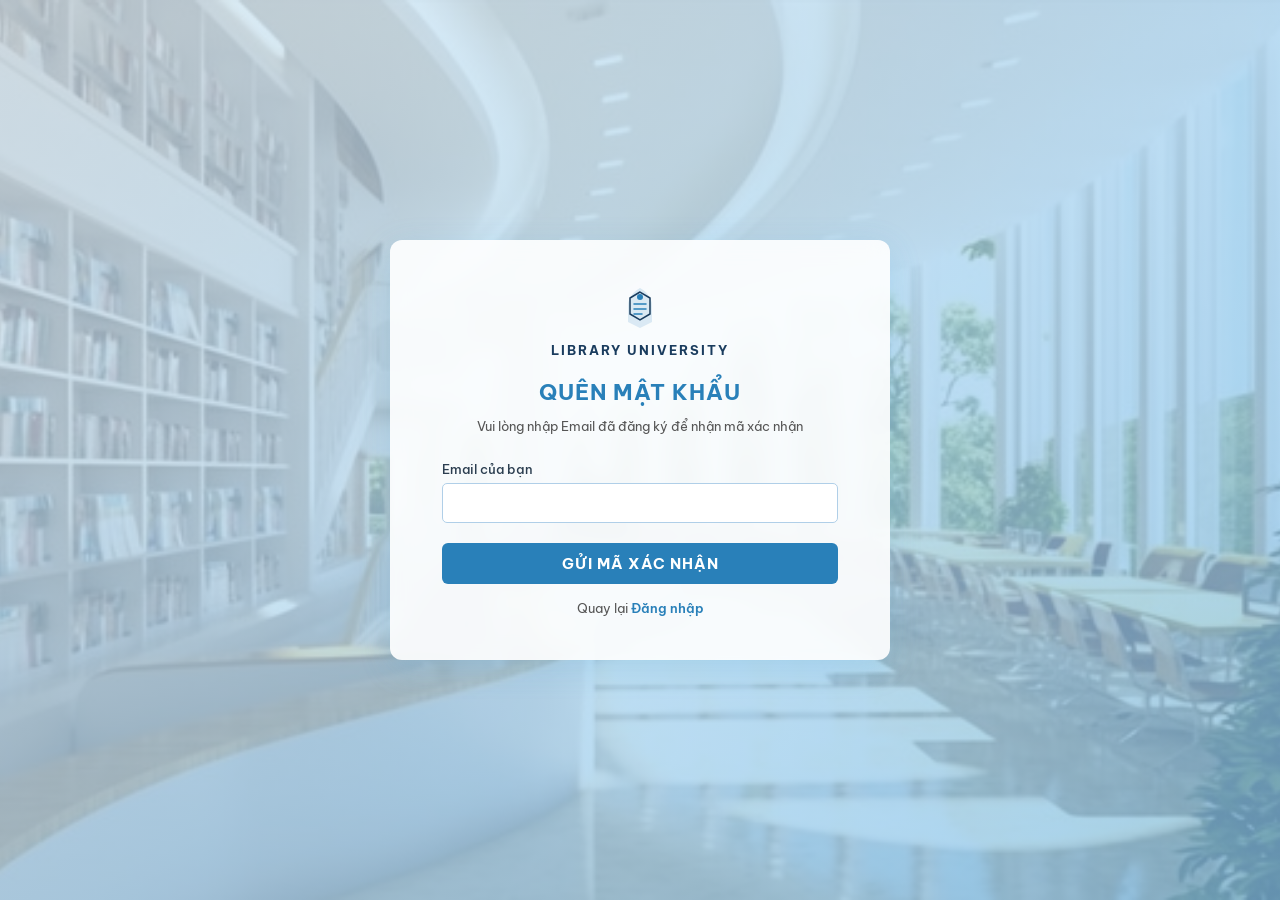
<file: quenmatkhau.html>
<!DOCTYPE html>
<html lang="vi">
<head>
  <meta charset="utf-8" />
  <meta name="viewport" content="width=device-width, initial-scale=1" />
  <title>Quên mật khẩu - Library University</title>
  <link rel="stylesheet" href="assets/css/style.css" />
  <link href="https://fonts.googleapis.com/css2?family=Be+Vietnam+Pro:wght@400;500;600;700&display=swap" rel="stylesheet">
  <style>
    * { margin: 0; padding: 0; box-sizing: border-box; }

    body {
      font-family: 'Be Vietnam Pro', sans-serif;
      min-height: 100vh;
      display: flex;
      align-items: center;
      justify-content: center;
      background: linear-gradient(135deg, rgba(214,234,248,0.75), rgba(133,193,233,0.75)),
                  url('assets/img/tvien.jpg') center/cover no-repeat;
      position: relative;
      overflow: hidden;
    }

    .card {
      background: rgba(255,255,255,0.9);
      backdrop-filter: blur(10px);
      border-radius: 12px;
      padding: 44px 52px;
      width: 100%;
      max-width: 500px;
      position: relative;
      z-index: 1;
      box-shadow: 0 8px 32px rgba(74,159,212,0.18);
      animation: fadeUp 0.5s ease;
      text-align: center;
    }

    @keyframes fadeUp {
      from { opacity: 0; transform: translateY(24px); }
      to   { opacity: 1; transform: translateY(0); }
    }

    .logo-area {
      margin-bottom: 20px;
    }
    .logo-name {
      font-size: 13px;
      font-weight: 700;
      letter-spacing: 2px;
      color: #1a3c5e;
      margin-top: 6px;
    }

    h2.form-title {
      font-size: 22px;
      font-weight: 700;
      color: #2980b9;
      margin-bottom: 10px;
      letter-spacing: 1px;
    }

    .instruction {
      font-size: 13px;
      color: #555;
      margin-bottom: 24px;
      line-height: 1.6;
    }

    .form-group {
      text-align: left;
      margin-bottom: 20px;
    }
    .form-group label {
      display: block;
      font-size: 13px;
      color: #2c3e50;
      margin-bottom: 6px;
      font-weight: 500;
    }
    .form-group input[type="email"] {
      width: 100%;
      padding: 10px 13px;
      border: 1px solid #b0cfe8;
      border-radius: 5px;
      font-size: 14px;
      font-family: inherit;
      outline: none;
      transition: border 0.2s;
      background: #fff;
      color: #2c3e50;
    }
    .form-group input:focus { border-color: #2980b9; }

    .btn-primary {
      width: 100%;
      padding: 11px;
      background: #2980b9;
      color: #fff;
      border: none;
      border-radius: 6px;
      font-size: 15px;
      font-weight: 700;
      letter-spacing: 1px;
      cursor: pointer;
      transition: background 0.2s, transform 0.1s;
      font-family: inherit;
      margin-bottom: 16px;
    }
    .btn-primary:hover { background: #1f6fa0; }
    .btn-primary:active { transform: scale(0.98); }

    .bottom-text {
      font-size: 13px;
      color: #555;
    }
    .bottom-text a {
      color: #2980b9;
      text-decoration: none;
      font-weight: 600;
    }
    .bottom-text a:hover { text-decoration: underline; }

    /* Toast */
    .toast {
      position: fixed;
      top: 24px; right: 24px;
      padding: 12px 20px;
      border-radius: 8px;
      font-size: 14px;
      font-weight: 500;
      color: #fff;
      z-index: 9999;
      opacity: 0;
      transform: translateY(-10px);
      transition: all 0.3s ease;
      pointer-events: none;
      max-width: 320px;
    }
    .toast.show { opacity: 1; transform: translateY(0); }
    .toast.success { background: #27ae60; }
    .toast.error   { background: #e74c3c; }
  </style>
</head>
<body>

  <div class="card">
    <!-- Logo -->
    <div class="logo-area">
      <svg width="48" height="48" viewBox="0 0 48 48" fill="none">
        <path d="M24 4C24 4 12 10 12 22V38L24 44L36 38V22C36 10 24 4 24 4Z" fill="#2980b9" opacity="0.15"/>
        <path d="M24 8L14 14V30L24 36L34 30V14L24 8Z" fill="none" stroke="#1a3c5e" stroke-width="1.5"/>
        <path d="M18 20H30M18 25H30M18 30H26" stroke="#2980b9" stroke-width="1.5" stroke-linecap="round"/>
        <circle cx="24" cy="13" r="3" fill="#2980b9"/>
      </svg>
      <div class="logo-name">LIBRARY UNIVERSITY</div>
    </div>

    <h2 class="form-title">QUÊN MẬT KHẨU</h2>
    <p class="instruction">Vui lòng nhập Email đã đăng ký để nhận mã xác nhận</p>

    <form id="forgotForm">
      <div class="form-group">
        <label for="email">Email của bạn</label>
        <input type="email" id="email" name="email" placeholder="" autocomplete="email" />
      </div>
      <button type="submit" class="btn-primary">GỬI MÃ XÁC NHẬN</button>
    </form>

    <p class="bottom-text">
      Quay lại <a href="dangnhap.html">Đăng nhập</a>
    </p>
  </div>

  <div class="toast" id="toast"></div>

  <script src="assets/js/quenmatkhau.js"></script>
  <script>
    function showToast(msg, type = 'success') {
      const t = document.getElementById('toast');
      t.textContent = msg;
      t.className = `toast ${type} show`;
      setTimeout(() => t.className = 'toast', 3500);
    }

    document.getElementById('forgotForm').addEventListener('submit', function(e) {
      e.preventDefault();
      const email = document.getElementById('email').value.trim();

      if (!email) {
        showToast('Vui lòng nhập email của bạn.', 'error');
        return;
      }

      const emailRegex = /^[^\s@]+@[^\s@]+\.[^\s@]+$/;
      if (!emailRegex.test(email)) {
        showToast('Email không hợp lệ, vui lòng kiểm tra lại.', 'error');
        return;
      }

      // TODO: gọi API backend gửi mã xác nhận
      showToast(`Mã xác nhận đã được gửi tới ${email}`, 'success');
    });
  </script>
</body>
</html>
</file>
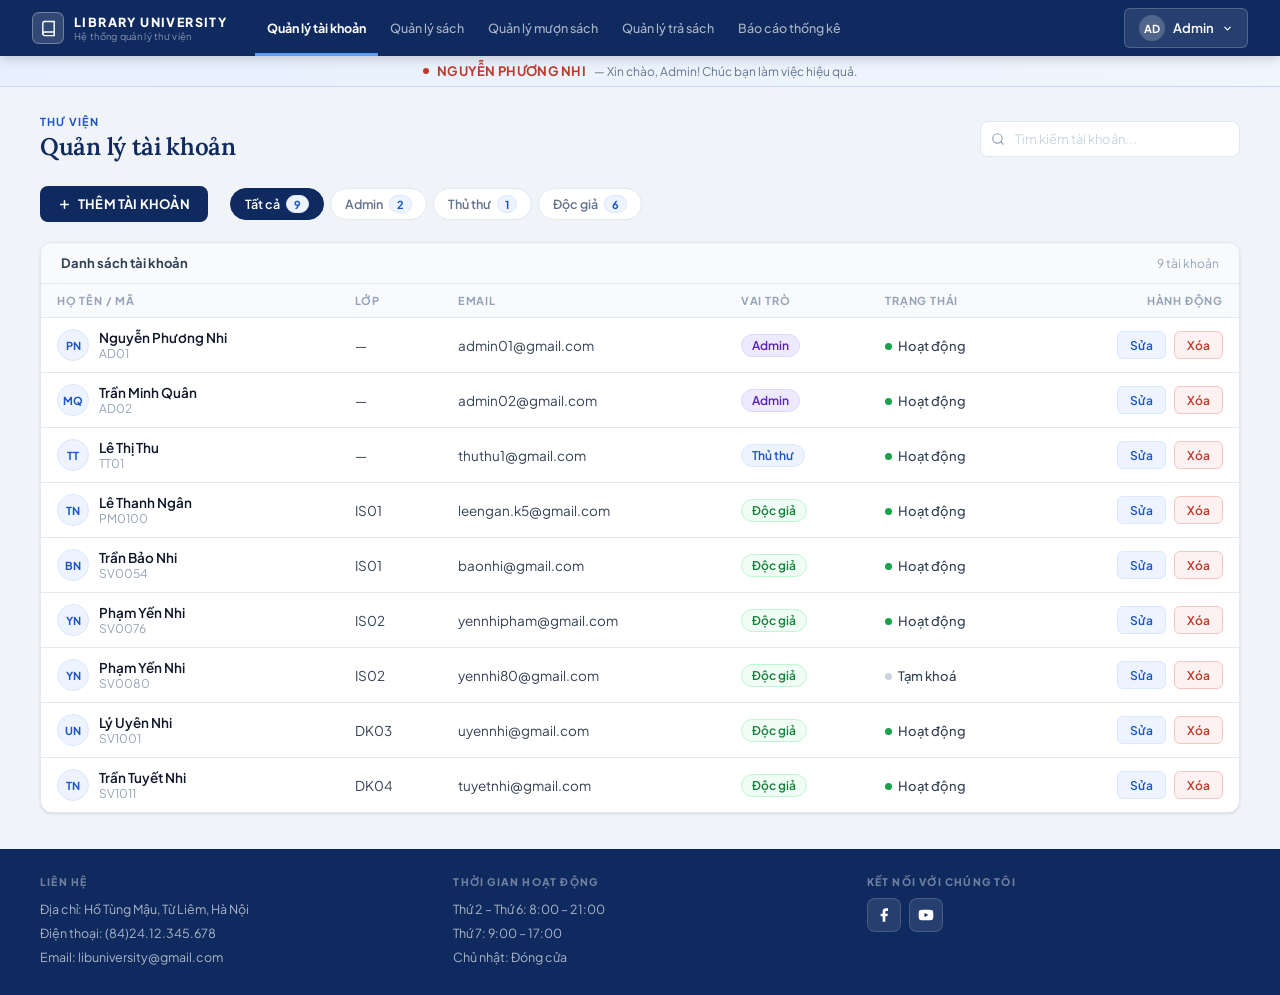
<file: taikhoan.html>
<!DOCTYPE html>
<html lang="vi">
<head>
  <meta charset="utf-8" />
  <meta name="viewport" content="width=device-width, initial-scale=1" />
  <title>Quản lý tài khoản — Library University</title>
  <link href="https://fonts.googleapis.com/css2?family=Plus+Jakarta+Sans:wght@400;500;600;700;800&family=Lora:ital,wght@0,600;1,500&display=swap" rel="stylesheet">
  <style>
    /* ═══ RESET & BASE ═══ */
    :root {
      --navy:       #0f2a5e;
      --navy-mid:   #163880;
      --blue:       #1a56c8;
      --blue-light: #2e6ddf;
      --blue-50:    #eef4ff;
      --blue-100:   #d9e8ff;
      --red:        #c0392b;
      --red-bg:     #fdf2f1;
      --red-border: #f5c6c2;
      --green:      #16a34a;
      --green-bg:   #f0fdf4;
      --amber:      #b45309;
      --amber-bg:   #fffbeb;
      --gray-900:   #0f172a;
      --gray-700:   #334155;
      --gray-600:   #4b5563;
      --gray-500:   #64748b;
      --gray-400:   #94a3b8;
      --gray-300:   #cbd5e1;
      --gray-100:   #f1f5f9;
      --gray-50:    #f8fafc;
      --white:      #ffffff;
      --border:     #e2e8f0;
      --shadow-sm:  0 1px 3px rgba(0,0,0,0.08), 0 1px 2px rgba(0,0,0,0.04);
      --shadow-md:  0 4px 16px rgba(0,0,0,0.10);
      --shadow-lg:  0 8px 32px rgba(0,0,0,0.14);
    }
    *, *::before, *::after { margin:0; padding:0; box-sizing:border-box; }
    body {
      font-family: 'Plus Jakarta Sans', sans-serif;
      font-size: 14px;
      background: #f0f4f8;
      color: var(--gray-700);
      min-height: 100vh;
      display: flex;
      flex-direction: column;
      -webkit-font-smoothing: antialiased;
    }

    /* ═══ HEADER ═══ */
    .header {
      background: var(--navy);
      box-shadow: 0 2px 12px rgba(0,0,0,0.2);
      position: sticky; top: 0; z-index: 100;
      flex-shrink: 0;
    }
    .header-inner {
      display: flex; align-items: center;
      height: 56px; padding: 0 32px; width: 100%;
    }
    .brand {
      display: flex; align-items: center; gap: 10px;
      text-decoration: none; flex-shrink: 0; margin-right: 28px;
    }
    .brand-icon {
      width: 32px; height: 32px;
      background: rgba(255,255,255,0.15);
      border: 1.5px solid rgba(255,255,255,0.3);
      border-radius: 7px;
      display: flex; align-items: center; justify-content: center;
      flex-shrink: 0;
    }
    .brand-name { font-size: 12.5px; font-weight: 800; color: #fff; letter-spacing: 1.4px; line-height: 1.2; white-space: nowrap; }
    .brand-sub  { font-size: 9.5px; color: rgba(255,255,255,0.5); letter-spacing: 0.3px; white-space: nowrap; }

    /* Nav: flex-1, each item fixed-width clips overflow */
    .nav-links { display: flex; align-items: center; flex: 1; height: 56px; min-width: 0; }
    .nav-links a {
      font-size: 12.5px; font-weight: 500;
      color: rgba(255,255,255,0.65);
      text-decoration: none;
      padding: 0 12px; height: 56px;
      display: flex; align-items: center;
      border-bottom: 3px solid transparent;
      border-top: 3px solid transparent;
      transition: color 0.15s, border-color 0.15s;
      white-space: nowrap;
      overflow: hidden;
      flex-shrink: 1;
      min-width: 0;
    }
    .nav-links a:hover  { color: rgba(255,255,255,0.9); }
    .nav-links a.active { color: #fff; font-weight: 700; border-bottom-color: #5b9cf6; }

    /* User button */
    .user-btn {
      display: flex; align-items: center; gap: 8px; padding: 6px 14px;
      background: rgba(255,255,255,0.1); border: 1px solid rgba(255,255,255,0.2);
      border-radius: 6px; font-size: 13px; font-weight: 600; color: #fff;
      cursor: pointer; position: relative; transition: background 0.15s;
      flex-shrink: 0; margin-left: auto; user-select: none;
    }
    .user-btn:hover { background: rgba(255,255,255,0.18); }
    .user-avatar {
      width: 26px; height: 26px; background: rgba(255,255,255,0.2);
      border-radius: 50%; display: flex; align-items: center; justify-content: center;
      font-size: 11px; font-weight: 700;
    }
    .user-dropdown {
      display: none; position: absolute; right: 0; top: calc(100% + 8px);
      background: var(--white); border: 1px solid var(--border);
      border-radius: 8px; min-width: 190px;
      box-shadow: var(--shadow-lg); z-index: 200; overflow: hidden;
    }
    .user-btn.open .user-dropdown { display: block; }
    .user-dropdown a {
      display: flex; align-items: center; gap: 10px; padding: 10px 16px;
      font-size: 13px; color: var(--gray-700); text-decoration: none;
      border-bottom: 1px solid var(--gray-100); transition: background 0.1s;
    }
    .user-dropdown a:last-child { border-bottom: none; color: var(--red); }
    .user-dropdown a:hover { background: var(--gray-50); }

    /* ═══ WELCOME STRIP ═══ */
    .welcome-strip {
      background: linear-gradient(90deg, #e8f0fe 0%, #f0f6ff 100%);
      border-bottom: 1px solid #c7d9f7;
      padding: 7px 32px;
      display: flex; align-items: center; justify-content: center; gap: 8px;
      flex-shrink: 0;
    }
    .welcome-strip .dot  { width: 6px; height: 6px; border-radius: 50%; background: var(--red); flex-shrink: 0; }
    .welcome-strip .name { font-size: 13px; font-weight: 700; color: var(--red); letter-spacing: 0.3px; white-space: nowrap; }
    .welcome-strip .sub  { font-size: 12px; color: var(--gray-500); white-space: nowrap; }

    /* ═══ PAGE HEADER (shared across ALL pages) ═══ */
    .page-head {
      display: flex; align-items: center; justify-content: space-between;
      margin-bottom: 24px; gap: 20px; flex-shrink: 0;
    }
    .page-label {
      font-size: 11px; font-weight: 700; text-transform: uppercase;
      letter-spacing: 1.2px; color: var(--blue); margin-bottom: 3px;
    }
    .page-title {
      font-family: 'Lora', serif;
      font-size: 24px; font-weight: 600; color: var(--navy); letter-spacing: -0.3px;
    }

    /* Search input (used on multiple pages) */
    .search-wrap { position: relative; width: 260px; flex-shrink: 0; }
    .search-wrap svg { position: absolute; left: 11px; top: 50%; transform: translateY(-50%); color: var(--gray-400); pointer-events: none; }
    .search-input {
      width: 100%; height: 36px; padding: 0 12px 0 34px;
      border: 1.5px solid var(--border); border-radius: 8px;
      font-size: 13px; font-family: inherit; color: var(--gray-700);
      background: var(--white); outline: none;
      transition: border-color 0.15s, box-shadow 0.15s;
    }
    .search-input:focus { border-color: var(--blue); box-shadow: 0 0 0 3px rgba(26,86,200,0.1); }
    .search-input::placeholder { color: var(--gray-300); }

    /* ═══ CARDS ═══ */
    .card {
      background: var(--white); border: 1.5px solid var(--border);
      border-radius: 12px; box-shadow: var(--shadow-sm);
      overflow: hidden;
    }
    .card-head {
      padding: 12px 20px; border-bottom: 1.5px solid var(--border);
      background: var(--gray-50);
      display: flex; align-items: center; justify-content: space-between; gap: 12px;
    }
    .card-head-title { font-size: 13px; font-weight: 700; color: var(--gray-700); }
    .card-head-meta  { font-size: 12px; color: var(--gray-400); }

    /* ═══ BADGES ═══ */
    .badge { display: inline-flex; align-items: center; padding: 3px 10px; border-radius: 20px; font-size: 12px; font-weight: 600; white-space: nowrap; }
    .badge-green { background: var(--green-bg); color: #15803d; border: 1px solid #bbf7d0; }
    .badge-amber { background: var(--amber-bg); color: #92400e; border: 1px solid #fde68a; }
    .badge-red   { background: var(--red-bg);   color: #b91c1c; border: 1px solid var(--red-border); }
    .badge-blue  { background: var(--blue-50);  color: var(--blue); border: 1px solid var(--blue-100); }

    /* ═══ BUTTONS ═══ */
    .btn-primary {
      display: inline-flex; align-items: center; gap: 7px;
      height: 36px; padding: 0 18px;
      background: var(--navy); color: #fff; border: none; border-radius: 8px;
      font-size: 13px; font-weight: 700; font-family: inherit;
      cursor: pointer; white-space: nowrap; letter-spacing: 0.2px;
      transition: background 0.15s, transform 0.1s;
    }
    .btn-primary:hover  { background: var(--navy-mid); }
    .btn-primary:active { transform: scale(0.98); }
    .btn-secondary {
      display: inline-flex; align-items: center; gap: 7px;
      height: 36px; padding: 0 16px;
      background: var(--white); color: var(--navy);
      border: 1.5px solid var(--border); border-radius: 8px;
      font-size: 13px; font-weight: 600; font-family: inherit;
      cursor: pointer; white-space: nowrap;
      transition: background 0.15s, border-color 0.15s;
    }
    .btn-secondary:hover { background: var(--gray-50); border-color: var(--gray-300); }

    /* ═══ FORM FIELDS ═══ */
    .field { display: flex; flex-direction: column; gap: 5px; }
    .field label { font-size: 12px; font-weight: 700; color: var(--gray-600); }
    .field input, .field select, .field textarea {
      padding: 8px 11px; border: 1.5px solid var(--border); border-radius: 7px;
      font-size: 13.5px; font-family: inherit; color: var(--gray-700);
      background: var(--white); outline: none;
      transition: border-color 0.15s, box-shadow 0.15s;
    }
    .field input:focus, .field select:focus, .field textarea:focus {
      border-color: var(--blue); box-shadow: 0 0 0 3px rgba(26,86,200,0.1);
    }
    .field input::placeholder, .field textarea::placeholder { color: var(--gray-300); font-size: 13px; }
    .field input[readonly] { background: var(--gray-50); color: var(--gray-500); cursor: default; }
    .field textarea { resize: vertical; min-height: 72px; line-height: 1.5; }
    .field select { cursor: pointer; }
    .form-grid { display: grid; grid-template-columns: 1fr 1fr; gap: 14px; }
    .field.full { grid-column: 1 / -1; }

    /* ═══ SECTION TITLE ═══ */
    .section-title {
      font-size: 10.5px; font-weight: 700; color: var(--gray-400);
      text-transform: uppercase; letter-spacing: 0.9px;
      margin-bottom: 14px; padding-bottom: 10px;
      border-bottom: 1.5px solid var(--border);
      display: flex; align-items: center; gap: 8px;
    }
    .section-title::before { content: ''; width: 3px; height: 12px; background: var(--blue); border-radius: 2px; }

    /* ═══ TABLE ═══ */
    .tbl-wrap { overflow-x: auto; }
    table { width: 100%; border-collapse: collapse; }
    thead th {
      padding: 10px 16px; text-align: left;
      font-size: 11px; font-weight: 700; text-transform: uppercase;
      letter-spacing: 0.8px; color: var(--gray-400);
      background: var(--gray-50); border-bottom: 1.5px solid var(--border);
      white-space: nowrap;
    }
    tbody td {
      padding: 11px 16px; font-size: 13.5px; color: var(--gray-700);
      border-bottom: 1px solid var(--border); vertical-align: middle;
    }
    tbody tr:last-child td { border-bottom: none; }
    tbody tr:hover { background: var(--gray-50); }

    /* ═══ CHECK CARD ═══ */
    .check-card {
      background: var(--white); border: 1.5px solid var(--border);
      border-radius: 12px; padding: 18px 22px; margin-bottom: 16px;
      box-shadow: var(--shadow-sm);
    }
    .check-card-label { font-size: 11px; font-weight: 700; text-transform: uppercase; letter-spacing: 0.9px; color: var(--gray-400); margin-bottom: 10px; }
    .check-row { display: flex; align-items: center; gap: 10px; }
    .check-input {
      flex: 1; height: 38px; padding: 0 13px;
      border: 1.5px solid var(--border); border-radius: 8px;
      font-size: 13.5px; font-family: inherit; color: var(--gray-700);
      background: var(--white); outline: none;
      transition: border-color 0.15s, box-shadow 0.15s;
    }
    .check-input:focus { border-color: var(--blue); box-shadow: 0 0 0 3px rgba(26,86,200,0.1); }
    .check-input::placeholder { color: var(--gray-300); }
    .btn-check {
      height: 38px; padding: 0 20px;
      background: var(--navy); color: #fff; border: none; border-radius: 8px;
      font-size: 13.5px; font-weight: 600; font-family: inherit;
      cursor: pointer; white-space: nowrap; transition: background 0.15s;
    }
    .btn-check:hover { background: var(--navy-mid); }
    .check-status { display: none; margin-top: 10px; padding: 9px 13px; border-radius: 8px; font-size: 13px; font-weight: 600; align-items: center; gap: 8px; }
    .check-status.show { display: flex; }
    .check-status.ok    { background: var(--green-bg); color: #15803d; border: 1px solid #bbf7d0; }
    .check-status.error { background: var(--red-bg); color: #b91c1c; border: 1px solid var(--red-border); }

    /* ═══ MODAL OVERLAY ═══ */
    .overlay {
      display: none; position: fixed; inset: 0;
      background: rgba(9,17,36,0.55); backdrop-filter: blur(3px);
      z-index: 300; align-items: center; justify-content: center; padding: 24px;
    }
    .overlay.show { display: flex; }
    .modal {
      background: var(--white); border-radius: 14px;
      width: 100%; max-width: 640px; max-height: 88vh; overflow-y: auto;
      box-shadow: 0 20px 60px rgba(0,0,0,0.2);
      animation: modalIn 0.22s ease;
    }
    .modal-sm { max-width: 440px; }
    @keyframes modalIn { from { opacity:0; transform:translateY(-16px) scale(0.98) } to { opacity:1; transform:translateY(0) scale(1) } }
    .modal-head {
      padding: 18px 22px 16px; border-bottom: 1.5px solid var(--border);
      display: flex; align-items: center; justify-content: space-between;
      position: sticky; top: 0; background: var(--white); z-index: 1;
      border-radius: 14px 14px 0 0;
    }
    .modal-eyebrow { font-size: 10.5px; font-weight: 700; text-transform: uppercase; letter-spacing: 1px; color: var(--blue); margin-bottom: 2px; }
    .modal-title   { font-family: 'Lora', serif; font-size: 17px; font-weight: 600; color: var(--navy); }
    .modal-x { width: 30px; height: 30px; border: none; background: var(--gray-100); border-radius: 6px; cursor: pointer; font-size: 15px; color: var(--gray-500); display: flex; align-items: center; justify-content: center; transition: all 0.12s; }
    .modal-x:hover { background: var(--red-bg); color: var(--red); }
    .modal-body { padding: 22px; }
    .modal-section { margin-bottom: 22px; }
    .modal-section:last-child { margin-bottom: 0; }
    .modal-foot { padding: 14px 22px; border-top: 1.5px solid var(--border); display: flex; justify-content: flex-end; gap: 8px; position: sticky; bottom: 0; background: var(--white); border-radius: 0 0 14px 14px; }

    /* Modal buttons */
    .btn-modal-cancel { height: 36px; padding: 0 16px; background: var(--white); border: 1.5px solid var(--border); border-radius: 7px; font-size: 13px; font-weight: 500; font-family: inherit; color: var(--gray-700); cursor: pointer; transition: background 0.12s; }
    .btn-modal-cancel:hover { background: var(--gray-100); }
    .btn-modal-save { height: 36px; padding: 0 22px; background: var(--navy); color: #fff; border: none; border-radius: 7px; font-size: 13px; font-weight: 700; font-family: inherit; cursor: pointer; transition: background 0.15s; }
    .btn-modal-save:hover { background: var(--navy-mid); }
    .btn-modal-delete { height: 36px; padding: 0 16px; background: none; color: var(--red); border: 1.5px solid var(--red-border); border-radius: 7px; font-size: 13px; font-weight: 600; font-family: inherit; cursor: pointer; transition: background 0.12s; }
    .btn-modal-delete:hover { background: var(--red-bg); }

    /* Inline alert */
    .inline-msg { display: none; padding: 9px 13px; border-radius: 8px; font-size: 13px; font-weight: 600; margin-bottom: 14px; align-items: center; justify-content: space-between; gap: 10px; }
    .inline-msg.show { display: flex; }
    .inline-msg.success { background: var(--green-bg); border: 1px solid #bbf7d0; color: #15803d; }
    .inline-msg.error   { background: var(--red-bg); border: 1px solid var(--red-border); color: #b91c1c; }
    .inline-msg button  { background: none; border: none; cursor: pointer; font-size: 16px; opacity: 0.6; flex-shrink: 0; line-height: 1; }

    /* ═══ TOAST ═══ */
    .toast {
      position: fixed; top: 72px; right: 28px;
      min-width: 290px; max-width: 360px;
      background: var(--white); border: 1.5px solid var(--border);
      border-radius: 10px; padding: 12px 16px;
      display: flex; align-items: center; gap: 12px;
      font-size: 13.5px; font-weight: 500;
      box-shadow: var(--shadow-lg); z-index: 9999;
      pointer-events: none; opacity: 0; transform: translateX(20px);
      transition: all 0.25s ease;
    }
    .toast.show { opacity: 1; transform: translateX(0); pointer-events: all; }
    .toast-bar { width: 4px; border-radius: 2px; flex-shrink: 0; align-self: stretch; }
    .toast.success .toast-bar { background: var(--green); }
    .toast.error   .toast-bar { background: var(--red); }
    .toast-content { flex: 1; }
    .toast-title  { font-weight: 700; color: var(--gray-900); font-size: 13.5px; }
    .toast-detail { font-size: 12px; color: var(--gray-500); margin-top: 2px; }
    .toast-close  { cursor: pointer; color: var(--gray-300); font-size: 17px; pointer-events: all; flex-shrink: 0; }
    .toast-close:hover { color: var(--gray-700); }

    /* ═══ FOOTER ═══ */
    .site-footer {
      background: var(--navy); padding: 26px 40px;
      display: grid; grid-template-columns: repeat(3, 1fr); gap: 40px;
      flex-shrink: 0;
    }
    .footer-col h4 { font-size: 10.5px; font-weight: 800; color: rgba(255,255,255,0.4); text-transform: uppercase; letter-spacing: 1.2px; margin-bottom: 10px; }
    .footer-col p  { font-size: 12.5px; color: rgba(255,255,255,0.65); line-height: 1.9; }
    .footer-icons  { display: flex; gap: 8px; margin-top: 8px; }
    .footer-icon   { width: 34px; height: 34px; background: rgba(255,255,255,0.1); border: 1px solid rgba(255,255,255,0.15); border-radius: 8px; display: flex; align-items: center; justify-content: center; transition: background 0.15s; }
    .footer-icon:hover { background: rgba(255,255,255,0.2); }

    /* ═══ EMPTY STATE ═══ */
    .empty-state { text-align: center; padding: 48px 24px; color: var(--gray-400); }
    .empty-state svg { margin-bottom: 12px; opacity: 0.4; }
    .empty-state p { font-size: 14px; }


    /* ═══ TAIKHOAN PAGE ═══ */
    main { flex: 1; padding: 28px 40px 36px; }

    .action-bar {
      display: flex; align-items: center; gap: 10px;
      margin-bottom: 20px; flex-wrap: wrap;
    }
    .filter-tabs { display: flex; align-items: center; gap: 6px; margin-left: 12px; }
    .tab-btn {
      height: 32px; padding: 0 14px;
      background: var(--white); border: 1.5px solid var(--border);
      border-radius: 20px; font-size: 12.5px; font-weight: 600;
      font-family: inherit; color: var(--gray-500); cursor: pointer;
      transition: all 0.12s;
    }
    .tab-btn.active { background: var(--navy); color: #fff; border-color: var(--navy); }
    .tab-btn:hover:not(.active) { background: var(--gray-50); border-color: var(--gray-300); }
    .count-badge {
      display: inline-flex; align-items: center; justify-content: center;
      background: var(--blue-50); color: var(--blue);
      border: 1px solid var(--blue-100); border-radius: 10px;
      padding: 0 7px; height: 18px; font-size: 11px; font-weight: 700;
      margin-left: 4px;
    }

    /* Table */
    .role-pill { display: inline-flex; align-items: center; padding: 3px 10px; border-radius: 20px; font-size: 12px; font-weight: 600; white-space: nowrap; }
    .role-admin { background: #ede9fe; color: #5b21b6; border: 1px solid #ddd6fe; }
    .role-thuthu { background: var(--blue-50); color: var(--blue); border: 1px solid var(--blue-100); }
    .role-docgia { background: var(--green-bg); color: #15803d; border: 1px solid #bbf7d0; }
    .status-dot { display: inline-flex; align-items: center; gap: 6px; font-size: 13px; font-weight: 500; }
    .status-dot::before { content: ''; width: 7px; height: 7px; border-radius: 50%; flex-shrink: 0; }
    .status-active::before { background: var(--green); }
    .status-inactive::before { background: var(--gray-300); }
    .btn-tbl { height: 28px; padding: 0 12px; border-radius: 6px; font-size: 12px; font-weight: 600; font-family: inherit; cursor: pointer; transition: all 0.1s; border: 1.5px solid; }
    .btn-edit { background: var(--blue-50); color: var(--blue); border-color: var(--blue-100); }
    .btn-edit:hover { background: var(--blue-100); }
    .btn-del  { background: var(--red-bg); color: var(--red); border-color: var(--red-border); }
    .btn-del:hover { background: #fce8e6; }
    td.actions { white-space: nowrap; }
    td.actions > * + * { margin-left: 6px; }

    /* Avatar cell */
    .user-cell { display: flex; align-items: center; gap: 10px; }
    .avatar-sm {
      width: 32px; height: 32px; border-radius: 50%;
      background: var(--blue-50); border: 1.5px solid var(--blue-100);
      display: flex; align-items: center; justify-content: center;
      font-size: 11px; font-weight: 700; color: var(--blue); flex-shrink: 0;
    }
    .user-cell-name { font-weight: 600; color: var(--gray-900); font-size: 13.5px; }
    .user-cell-id   { font-size: 12px; color: var(--gray-400); }

    /* Modal form grid 3-col */
    .form-grid-3 { display: grid; grid-template-columns: 1fr 1fr 1fr; gap: 14px; }
    .form-grid-2 { display: grid; grid-template-columns: 1fr 1fr; gap: 14px; }
    .field.span2 { grid-column: span 2; }
    .field.span3 { grid-column: 1 / -1; }

    /* Delete confirm modal */
    .del-icon { width: 52px; height: 52px; border-radius: 50%; background: var(--red-bg); border: 2px solid var(--red-border); display: flex; align-items: center; justify-content: center; margin: 0 auto 14px; }
    .del-body { text-align: center; padding: 28px 24px 20px; }
    .del-body p { font-size: 14px; color: var(--gray-700); line-height: 1.6; margin-top: 6px; }
    .del-body strong { font-weight: 700; color: var(--gray-900); }

  </style>
</head>
<body>

<header class="header">
  <div class="header-inner">
    <a class="brand" href="#">
      <div class="brand-icon">
        <svg width="17" height="17" viewBox="0 0 24 24" fill="none" stroke="#fff" stroke-width="2" stroke-linecap="round">
          <path d="M4 19.5A2.5 2.5 0 0 1 6.5 17H20"/>
          <path d="M6.5 2H20v20H6.5A2.5 2.5 0 0 1 4 19.5v-15A2.5 2.5 0 0 1 6.5 2z"/>
        </svg>
      </div>
      <div>
        <div class="brand-name">LIBRARY UNIVERSITY</div>
        <div class="brand-sub">Hệ thống quản lý thư viện</div>
      </div>
    </a>
    <nav class="nav-links">
      <a href="taikhoan.html" class="active">Quản lý tài khoản</a>
      <a href="quanlysach.html">Quản lý sách</a>
      <a href="muonsach.html">Quản lý mượn sách</a>
      <a href="trasach.html">Quản lý trả sách</a>
      <a href="baocao.html">Báo cáo thống kê</a>
    </nav>
    <div class="user-btn" id="userBtn">
      <div class="user-avatar">AD</div>
      Admin
      <svg width="11" height="11" viewBox="0 0 24 24" fill="none" stroke="currentColor" stroke-width="2.5" stroke-linecap="round"><polyline points="6 9 12 15 18 9"/></svg>
      <div class="user-dropdown">
        <a href="taikhoan.html">
          <svg width="14" height="14" viewBox="0 0 24 24" fill="none" stroke="currentColor" stroke-width="2" stroke-linecap="round"><circle cx="12" cy="8" r="4"/><path d="M4 20c0-4 3.6-7 8-7s8 3 8 7"/></svg>
          Quản lý tài khoản
        </a>
        <a href="dangnhap.html" onclick="sessionStorage.clear()">
          <svg width="14" height="14" viewBox="0 0 24 24" fill="none" stroke="currentColor" stroke-width="2" stroke-linecap="round"><path d="M9 21H5a2 2 0 0 1-2-2V5a2 2 0 0 1 2-2h4"/><polyline points="16 17 21 12 16 7"/><line x1="21" y1="12" x2="9" y2="12"/></svg>
          Đăng xuất
        </a>
      </div>
    </div>
  </div>
</header>

<div class="welcome-strip">
  <div class="dot"></div>
  <span class="name">NGUYỄN PHƯƠNG NHI</span>
  <span class="sub">— Xin chào, Admin! Chúc bạn làm việc hiệu quả.</span>
</div>

<main>
  <div class="page-head">
    <div>
      <div class="page-label">Thư viện</div>
      <div class="page-title">Quản lý tài khoản</div>
    </div>
    <div class="search-wrap">
      <svg width="14" height="14" viewBox="0 0 24 24" fill="none" stroke="currentColor" stroke-width="2" stroke-linecap="round"><circle cx="11" cy="11" r="8"/><line x1="21" y1="21" x2="16.65" y2="16.65"/></svg>
      <input class="search-input" id="searchInput" type="text" placeholder="Tìm kiếm tài khoản..." />
    </div>
  </div>

  <div class="action-bar">
    <button class="btn-primary" id="btnAdd">
      <svg width="13" height="13" viewBox="0 0 24 24" fill="none" stroke="currentColor" stroke-width="2.8" stroke-linecap="round"><line x1="12" y1="5" x2="12" y2="19"/><line x1="5" y1="12" x2="19" y2="12"/></svg>
      THÊM TÀI KHOẢN
    </button>
    <div class="filter-tabs">
      <button class="tab-btn active" data-role="all">Tất cả <span class="count-badge" id="cntAll">9</span></button>
      <button class="tab-btn" data-role="Admin">Admin <span class="count-badge" id="cntAdmin">2</span></button>
      <button class="tab-btn" data-role="Thủ thư">Thủ thư <span class="count-badge" id="cntTT">1</span></button>
      <button class="tab-btn" data-role="Độc giả">Độc giả <span class="count-badge" id="cntDG">6</span></button>
    </div>
  </div>

  <div class="card">
    <div class="card-head">
      <span class="card-head-title">Danh sách tài khoản</span>
      <span class="card-head-meta" id="tableCount"></span>
    </div>
    <div class="tbl-wrap">
      <table id="userTable">
        <thead>
          <tr>
            <th>Họ tên / Mã</th>
            <th>Lớp</th>
            <th>Email</th>
            <th>Vai trò</th>
            <th>Trạng thái</th>
            <th style="text-align:right">Hành động</th>
          </tr>
        </thead>
        <tbody id="userBody"></tbody>
      </table>
    </div>
  </div>
</main>

<!-- Modal Thêm/Sửa -->
<div class="overlay" id="overlayForm">
  <div class="modal">
    <div class="modal-head">
      <div>
        <div class="modal-eyebrow" id="formEyebrow">Tài khoản mới</div>
        <div class="modal-title" id="formTitle">Thêm tài khoản</div>
      </div>
      <button class="modal-x" id="closeForm">&#x2715;</button>
    </div>
    <div class="modal-body">
      <div class="modal-section">
        <div class="section-title">Thông tin cơ bản</div>
        <div class="form-grid-2">
          <div class="field span2"><label>Họ và tên *</label><input type="text" id="fFullName" placeholder="VD: Nguyễn Văn A" /></div>
          <div class="field"><label>Mã tài khoản *</label><input type="text" id="fId" placeholder="VD: SV0001" /></div>
          <div class="field"><label>Vai trò *</label>
            <select id="fRole">
              <option>Độc giả</option>
              <option>Thủ thư</option>
              <option>Admin</option>
            </select>
          </div>
          <div class="field span2"><label>Email *</label><input type="email" id="fEmail" placeholder="example@gmail.com" /></div>
          <div class="field"><label>Mật khẩu</label><input type="password" id="fPassword" placeholder="••••••••" /></div>
          <div class="field"><label>Trạng thái</label>
            <select id="fStatus"><option>Hoạt động</option><option>Tạm khoá</option></select>
          </div>
        </div>
      </div>
      <div class="modal-section">
        <div class="section-title">Thông tin bổ sung</div>
        <div class="form-grid-2">
          <div class="field"><label>Ngày sinh</label><input type="date" id="fDob" /></div>
          <div class="field"><label>Lớp</label><input type="text" id="fClass" placeholder="VD: IS01" /></div>
          <div class="field"><label>Giới tính</label>
            <select id="fGender"><option>Nam</option><option>Nữ</option><option>Khác</option></select>
          </div>
          <div class="field"><label>Số điện thoại</label><input type="text" id="fPhone" placeholder="0912 345 678" /></div>
        </div>
      </div>
    </div>
    <div class="modal-foot">
      <button class="btn-modal-cancel" id="cancelForm">Hủy</button>
      <button class="btn-modal-save" id="saveForm">Tạo tài khoản</button>
    </div>
  </div>
</div>

<!-- Modal Xóa -->
<div class="overlay" id="overlayDel">
  <div class="modal modal-sm">
    <div class="modal-body del-body">
      <div class="del-icon">
        <svg width="22" height="22" viewBox="0 0 24 24" fill="none" stroke="#c0392b" stroke-width="2.5" stroke-linecap="round"><polyline points="3 6 5 6 21 6"/><path d="M19 6l-1 14a2 2 0 0 1-2 2H8a2 2 0 0 1-2-2L5 6"/><path d="M10 11v6"/><path d="M14 11v6"/><path d="M9 6V4h6v2"/></svg>
      </div>
      <div class="modal-title" style="margin-bottom:6px">Xóa tài khoản?</div>
      <p>Bạn sắp xóa tài khoản <strong id="delName"></strong>.<br>Hành động này không thể hoàn tác.</p>
    </div>
    <div class="modal-foot" style="justify-content:center;gap:12px">
      <button class="btn-modal-cancel" id="cancelDel" style="min-width:100px">Hủy bỏ</button>
      <button class="btn-modal-delete" id="confirmDel" style="min-width:120px">Xóa tài khoản</button>
    </div>
  </div>
</div>

<div class="toast" id="gToast">
  <div class="toast-bar"></div>
  <div class="toast-content">
    <div class="toast-title"  id="gToastTitle"></div>
    <div class="toast-detail" id="gToastDetail"></div>
  </div>
  <span class="toast-close" onclick="hideToast()">&#x2715;</span>
</div>

<footer class="site-footer">
  <div class="footer-col">
    <h4>Liên hệ</h4>
    <p>Địa chỉ: Hồ Tùng Mậu, Từ Liêm, Hà Nội<br>Điện thoại: (84)24.12.345.678<br>Email: libuniversity@gmail.com</p>
  </div>
  <div class="footer-col">
    <h4>Thời gian hoạt động</h4>
    <p>Thứ 2 – Thứ 6: 8:00 – 21:00<br>Thứ 7: 9:00 – 17:00<br>Chủ nhật: Đóng cửa</p>
  </div>
  <div class="footer-col">
    <h4>Kết nối với chúng tôi</h4>
    <div class="footer-icons">
      <div class="footer-icon"><svg width="16" height="16" viewBox="0 0 24 24" fill="#fff"><path d="M18 2h-3a5 5 0 0 0-5 5v3H7v4h3v8h4v-8h3l1-4h-4V7a1 1 0 0 1 1-1h3z"/></svg></div>
      <div class="footer-icon"><svg width="16" height="16" viewBox="0 0 24 24" fill="#fff"><path d="M22.54 6.42a2.78 2.78 0 0 0-1.95-1.96C18.88 4 12 4 12 4s-6.88 0-8.59.46A2.78 2.78 0 0 0 1.46 6.42 29 29 0 0 0 1 12a29 29 0 0 0 .46 5.58 2.78 2.78 0 0 0 1.95 1.96C5.12 20 12 20 12 20s6.88 0 8.59-.46a2.78 2.78 0 0 0 1.96-1.96A29 29 0 0 0 23 12a29 29 0 0 0-.46-5.58z"/><polygon fill="#0f2a5e" points="9.75 15.02 15.5 12 9.75 8.98 9.75 15.02"/></svg></div>
    </div>
  </div>
</footer>

<script>
  /* ── USER DROPDOWN ── */
  const userBtn = document.getElementById('userBtn');
  userBtn.addEventListener('click', e => { e.stopPropagation(); userBtn.classList.toggle('open'); });
  document.addEventListener('click', () => userBtn.classList.remove('open'));
  userBtn.querySelector('.user-dropdown').addEventListener('click', e => e.stopPropagation());

  /* ── TOAST ── */
  let toastTimer;
  function showToast(title, detail, type='success') {
    clearTimeout(toastTimer);
    document.getElementById('gToastTitle').textContent  = title;
    document.getElementById('gToastDetail').textContent = detail;
    document.getElementById('gToast').className = `toast ${type} show`;
    toastTimer = setTimeout(hideToast, 4000);
  }
  function hideToast() { document.getElementById('gToast').className = 'toast'; }

  /* ─── DATA ─── */
  let users = [
    {id:'AD01',   name:'Nguyễn Phương Nhi', cls:'—',    email:'admin01@gmail.com',     role:'Admin',   status:'Hoạt động', dob:'',           gender:'Nữ',  phone:''},
    {id:'AD02',   name:'Trần Minh Quân',    cls:'—',    email:'admin02@gmail.com',     role:'Admin',   status:'Hoạt động', dob:'',           gender:'Nam', phone:''},
    {id:'TT01',   name:'Lê Thị Thu',        cls:'—',    email:'thuthu1@gmail.com',     role:'Thủ thư', status:'Hoạt động', dob:'1995-03-12', gender:'Nữ',  phone:'0912 111 222'},
    {id:'PM0100', name:'Lê Thanh Ngân',     cls:'IS01', email:'leengan.k5@gmail.com',  role:'Độc giả', status:'Hoạt động', dob:'2003-07-25', gender:'Nữ',  phone:'0934 567 890'},
    {id:'SV0054', name:'Trần Bảo Nhi',      cls:'IS01', email:'baonhi@gmail.com',      role:'Độc giả', status:'Hoạt động', dob:'2003-11-02', gender:'Nữ',  phone:''},
    {id:'SV0076', name:'Phạm Yến Nhi',      cls:'IS02', email:'yennhipham@gmail.com',  role:'Độc giả', status:'Hoạt động', dob:'2004-01-17', gender:'Nữ',  phone:''},
    {id:'SV0080', name:'Phạm Yến Nhi',      cls:'IS02', email:'yennhi80@gmail.com',    role:'Độc giả', status:'Tạm khoá',  dob:'',           gender:'Nữ',  phone:''},
    {id:'SV1001', name:'Lý Uyên Nhi',       cls:'DK03', email:'uyennhi@gmail.com',     role:'Độc giả', status:'Hoạt động', dob:'2002-09-30', gender:'Nữ',  phone:''},
    {id:'SV1011', name:'Trần Tuyết Nhi',    cls:'DK04', email:'tuyetnhi@gmail.com',    role:'Độc giả', status:'Hoạt động', dob:'2003-05-14', gender:'Nữ',  phone:''},
  ];

  let filterRole = 'all';
  let editId = null;
  let deleteId = null;

  function initials(name) { return name.split(' ').slice(-2).map(w=>w[0]).join('').toUpperCase(); }

  function roleClass(r) {
    if (r==='Admin')   return 'role-admin';
    if (r==='Thủ thư') return 'role-thuthu';
    return 'role-docgia';
  }

  function renderTable(list) {
    const tbody = document.getElementById('userBody');
    tbody.innerHTML = list.map(u => `
      <tr>
        <td><div class="user-cell">
          <div class="avatar-sm">${initials(u.name)}</div>
          <div><div class="user-cell-name">${u.name}</div><div class="user-cell-id">${u.id}</div></div>
        </div></td>
        <td>${u.cls || '—'}</td>
        <td>${u.email}</td>
        <td><span class="role-pill ${roleClass(u.role)}">${u.role}</span></td>
        <td><span class="status-dot ${u.status==='Hoạt động'?'status-active':'status-inactive'}">${u.status}</span></td>
        <td class="actions" style="text-align:right">
          <button class="btn-tbl btn-edit" onclick="openEdit('${u.id}')">Sửa</button>
          <button class="btn-tbl btn-del"  onclick="openDel('${u.id}')">Xóa</button>
        </td>
      </tr>`).join('');
    document.getElementById('tableCount').textContent = `${list.length} tài khoản`;
  }

  function updateCounts() {
    document.getElementById('cntAll').textContent   = users.length;
    document.getElementById('cntAdmin').textContent = users.filter(u=>u.role==='Admin').length;
    document.getElementById('cntTT').textContent    = users.filter(u=>u.role==='Thủ thư').length;
    document.getElementById('cntDG').textContent    = users.filter(u=>u.role==='Độc giả').length;
  }

  function currentList() {
    const q = document.getElementById('searchInput').value.toLowerCase();
    let list = filterRole==='all' ? users : users.filter(u=>u.role===filterRole);
    if (q) list = list.filter(u => u.name.toLowerCase().includes(q) || u.id.toLowerCase().includes(q) || u.email.toLowerCase().includes(q));
    return list;
  }

  document.getElementById('searchInput').addEventListener('input', () => renderTable(currentList()));

  document.querySelectorAll('.tab-btn').forEach(btn => {
    btn.addEventListener('click', function() {
      document.querySelectorAll('.tab-btn').forEach(b=>b.classList.remove('active'));
      this.classList.add('active');
      filterRole = this.dataset.role;
      renderTable(currentList());
    });
  });

  /* ─── ADD ─── */
  document.getElementById('btnAdd').addEventListener('click', () => {
    editId = null;
    document.getElementById('formEyebrow').textContent = 'Tài khoản mới';
    document.getElementById('formTitle').textContent   = 'Thêm tài khoản';
    document.getElementById('saveForm').textContent    = 'Tạo tài khoản';
    clearForm();
    document.getElementById('overlayForm').classList.add('show');
  });

  function openEdit(id) {
    const u = users.find(x=>x.id===id); if(!u) return;
    editId = id;
    document.getElementById('formEyebrow').textContent = 'Chỉnh sửa';
    document.getElementById('formTitle').textContent   = 'Sửa tài khoản';
    document.getElementById('saveForm').textContent    = 'Lưu thay đổi';
    document.getElementById('fFullName').value = u.name;
    document.getElementById('fId').value       = u.id;
    document.getElementById('fRole').value     = u.role;
    document.getElementById('fEmail').value    = u.email;
    document.getElementById('fPassword').value = '';
    document.getElementById('fStatus').value   = u.status;
    document.getElementById('fDob').value      = u.dob;
    document.getElementById('fClass').value    = u.cls;
    document.getElementById('fGender').value   = u.gender;
    document.getElementById('fPhone').value    = u.phone;
    document.getElementById('overlayForm').classList.add('show');
  }

  function clearForm() {
    ['fFullName','fId','fEmail','fPassword','fDob','fClass','fPhone'].forEach(id=>{
      document.getElementById(id).value='';
    });
    document.getElementById('fRole').value   = 'Độc giả';
    document.getElementById('fStatus').value = 'Hoạt động';
    document.getElementById('fGender').value = 'Nam';
  }

  document.getElementById('saveForm').addEventListener('click', () => {
    const name = document.getElementById('fFullName').value.trim();
    const id   = document.getElementById('fId').value.trim();
    const email= document.getElementById('fEmail').value.trim();
    if (!name || !id || !email) { alert('Vui lòng điền đầy đủ thông tin bắt buộc.'); return; }

    if (editId) {
      const u = users.find(x=>x.id===editId);
      if (u) { u.name=name; u.id=id; u.email=email; u.role=document.getElementById('fRole').value; u.status=document.getElementById('fStatus').value; u.dob=document.getElementById('fDob').value; u.cls=document.getElementById('fClass').value; u.gender=document.getElementById('fGender').value; u.phone=document.getElementById('fPhone').value; }
      showToast('Đã lưu thay đổi', name, 'success');
    } else {
      if (users.find(x=>x.id===id)) { alert('Mã tài khoản đã tồn tại.'); return; }
      users.unshift({id,name,email,role:document.getElementById('fRole').value,status:document.getElementById('fStatus').value,dob:document.getElementById('fDob').value,cls:document.getElementById('fClass').value,gender:document.getElementById('fGender').value,phone:document.getElementById('fPhone').value});
      showToast('Thêm tài khoản thành công', name, 'success');
    }
    document.getElementById('overlayForm').classList.remove('show');
    updateCounts(); renderTable(currentList());
  });

  /* ─── DELETE ─── */
  function openDel(id) {
    const u = users.find(x=>x.id===id); if(!u) return;
    deleteId = id;
    document.getElementById('delName').textContent = `${u.name} (${u.id})`;
    document.getElementById('overlayDel').classList.add('show');
  }
  document.getElementById('confirmDel').addEventListener('click', () => {
    const u = users.find(x=>x.id===deleteId);
    users = users.filter(x=>x.id!==deleteId);
    document.getElementById('overlayDel').classList.remove('show');
    showToast('Đã xóa tài khoản', u?u.name:'', 'error');
    updateCounts(); renderTable(currentList());
  });

  /* ─── CLOSE ─── */
  ['closeForm','cancelForm'].forEach(id=>document.getElementById(id).addEventListener('click',()=>document.getElementById('overlayForm').classList.remove('show')));
  ['cancelDel'].forEach(id=>document.getElementById(id).addEventListener('click',()=>document.getElementById('overlayDel').classList.remove('show')));
  document.getElementById('overlayForm').addEventListener('click',e=>{if(e.target===e.currentTarget)e.target.classList.remove('show');});
  document.getElementById('overlayDel').addEventListener('click',e=>{if(e.target===e.currentTarget)e.target.classList.remove('show');});

  /* ─── INIT ─── */
  updateCounts();
  renderTable(users);
</script>
</body>
</html>
</file>
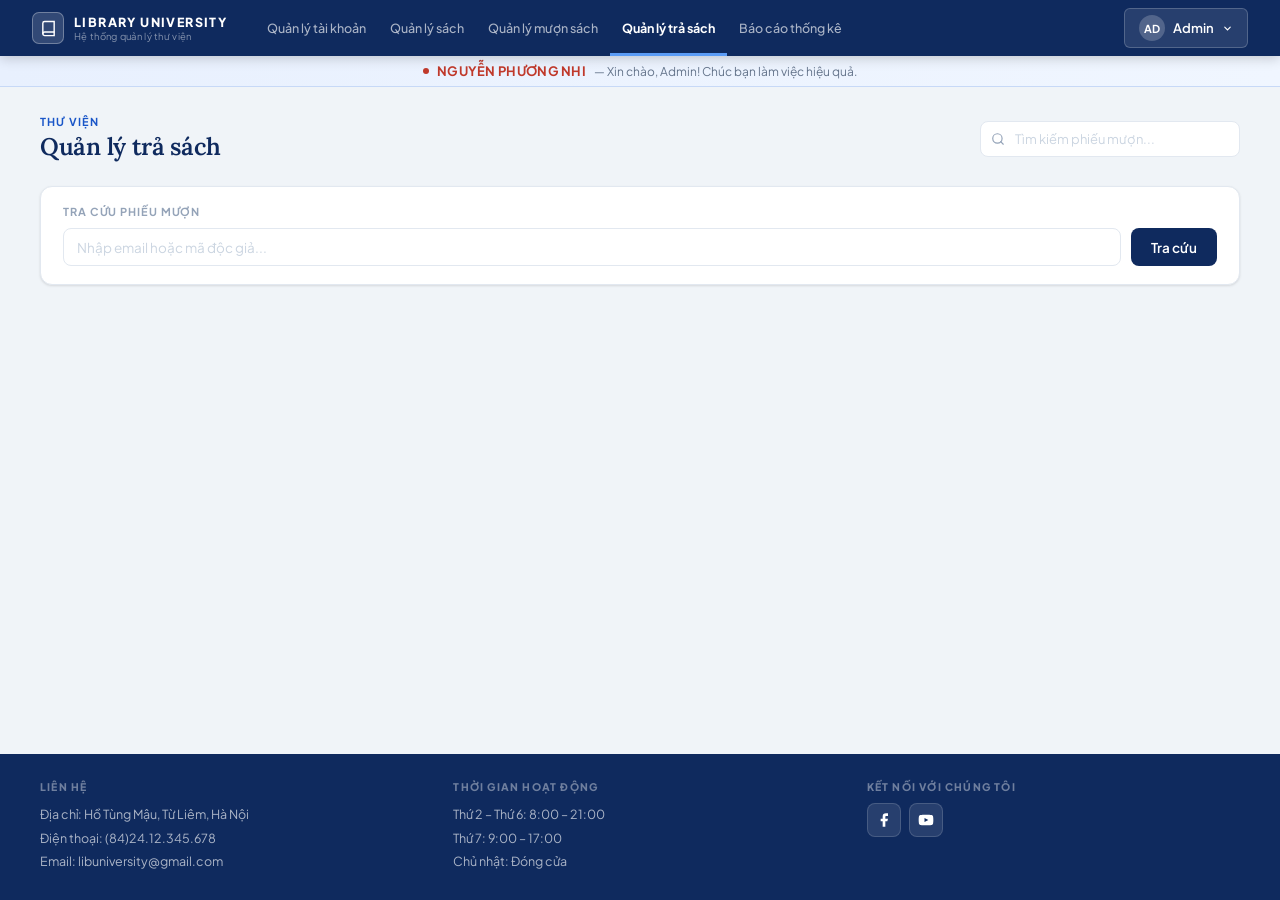
<file: trasach.html>
<!DOCTYPE html>
<html lang="vi">
<head>
  <meta charset="utf-8" />
  <meta name="viewport" content="width=device-width, initial-scale=1" />
  <title>Quản lý trả sách — Library University</title>
  <link href="https://fonts.googleapis.com/css2?family=Plus+Jakarta+Sans:wght@400;500;600;700;800&family=Lora:ital,wght@0,600;1,500&display=swap" rel="stylesheet">
  <style>
    /* ═══ RESET & BASE ═══ */
    :root {
      --navy:       #0f2a5e;
      --navy-mid:   #163880;
      --blue:       #1a56c8;
      --blue-light: #2e6ddf;
      --blue-50:    #eef4ff;
      --blue-100:   #d9e8ff;
      --red:        #c0392b;
      --red-bg:     #fdf2f1;
      --red-border: #f5c6c2;
      --green:      #16a34a;
      --green-bg:   #f0fdf4;
      --amber:      #b45309;
      --amber-bg:   #fffbeb;
      --gray-900:   #0f172a;
      --gray-700:   #334155;
      --gray-600:   #4b5563;
      --gray-500:   #64748b;
      --gray-400:   #94a3b8;
      --gray-300:   #cbd5e1;
      --gray-100:   #f1f5f9;
      --gray-50:    #f8fafc;
      --white:      #ffffff;
      --border:     #e2e8f0;
      --shadow-sm:  0 1px 3px rgba(0,0,0,0.08), 0 1px 2px rgba(0,0,0,0.04);
      --shadow-md:  0 4px 16px rgba(0,0,0,0.10);
      --shadow-lg:  0 8px 32px rgba(0,0,0,0.14);
    }
    *, *::before, *::after { margin:0; padding:0; box-sizing:border-box; }
    body {
      font-family: 'Plus Jakarta Sans', sans-serif;
      font-size: 14px;
      background: #f0f4f8;
      color: var(--gray-700);
      min-height: 100vh;
      display: flex;
      flex-direction: column;
      -webkit-font-smoothing: antialiased;
    }

    /* ═══ HEADER ═══ */
    .header {
      background: var(--navy);
      box-shadow: 0 2px 12px rgba(0,0,0,0.2);
      position: sticky; top: 0; z-index: 100;
      flex-shrink: 0;
    }
    .header-inner {
      display: flex; align-items: center;
      height: 56px; padding: 0 32px; width: 100%;
    }
    .brand {
      display: flex; align-items: center; gap: 10px;
      text-decoration: none; flex-shrink: 0; margin-right: 28px;
    }
    .brand-icon {
      width: 32px; height: 32px;
      background: rgba(255,255,255,0.15);
      border: 1.5px solid rgba(255,255,255,0.3);
      border-radius: 7px;
      display: flex; align-items: center; justify-content: center;
      flex-shrink: 0;
    }
    .brand-name { font-size: 12.5px; font-weight: 800; color: #fff; letter-spacing: 1.4px; line-height: 1.2; white-space: nowrap; }
    .brand-sub  { font-size: 9.5px; color: rgba(255,255,255,0.5); letter-spacing: 0.3px; white-space: nowrap; }

    /* Nav: flex-1, each item fixed-width clips overflow */
    .nav-links { display: flex; align-items: center; flex: 1; height: 56px; min-width: 0; }
    .nav-links a {
      font-size: 12.5px; font-weight: 500;
      color: rgba(255,255,255,0.65);
      text-decoration: none;
      padding: 0 12px; height: 56px;
      display: flex; align-items: center;
      border-bottom: 3px solid transparent;
      border-top: 3px solid transparent;
      transition: color 0.15s, border-color 0.15s;
      white-space: nowrap;
      overflow: hidden;
      flex-shrink: 1;
      min-width: 0;
    }
    .nav-links a:hover  { color: rgba(255,255,255,0.9); }
    .nav-links a.active { color: #fff; font-weight: 700; border-bottom-color: #5b9cf6; }

    /* User button */
    .user-btn {
      display: flex; align-items: center; gap: 8px; padding: 6px 14px;
      background: rgba(255,255,255,0.1); border: 1px solid rgba(255,255,255,0.2);
      border-radius: 6px; font-size: 13px; font-weight: 600; color: #fff;
      cursor: pointer; position: relative; transition: background 0.15s;
      flex-shrink: 0; margin-left: auto; user-select: none;
    }
    .user-btn:hover { background: rgba(255,255,255,0.18); }
    .user-avatar {
      width: 26px; height: 26px; background: rgba(255,255,255,0.2);
      border-radius: 50%; display: flex; align-items: center; justify-content: center;
      font-size: 11px; font-weight: 700;
    }
    .user-dropdown {
      display: none; position: absolute; right: 0; top: calc(100% + 8px);
      background: var(--white); border: 1px solid var(--border);
      border-radius: 8px; min-width: 190px;
      box-shadow: var(--shadow-lg); z-index: 200; overflow: hidden;
    }
    .user-btn.open .user-dropdown { display: block; }
    .user-dropdown a {
      display: flex; align-items: center; gap: 10px; padding: 10px 16px;
      font-size: 13px; color: var(--gray-700); text-decoration: none;
      border-bottom: 1px solid var(--gray-100); transition: background 0.1s;
    }
    .user-dropdown a:last-child { border-bottom: none; color: var(--red); }
    .user-dropdown a:hover { background: var(--gray-50); }

    /* ═══ WELCOME STRIP ═══ */
    .welcome-strip {
      background: linear-gradient(90deg, #e8f0fe 0%, #f0f6ff 100%);
      border-bottom: 1px solid #c7d9f7;
      padding: 7px 32px;
      display: flex; align-items: center; justify-content: center; gap: 8px;
      flex-shrink: 0;
    }
    .welcome-strip .dot  { width: 6px; height: 6px; border-radius: 50%; background: var(--red); flex-shrink: 0; }
    .welcome-strip .name { font-size: 13px; font-weight: 700; color: var(--red); letter-spacing: 0.3px; white-space: nowrap; }
    .welcome-strip .sub  { font-size: 12px; color: var(--gray-500); white-space: nowrap; }

    /* ═══ PAGE HEADER (shared across ALL pages) ═══ */
    .page-head {
      display: flex; align-items: center; justify-content: space-between;
      margin-bottom: 24px; gap: 20px; flex-shrink: 0;
    }
    .page-label {
      font-size: 11px; font-weight: 700; text-transform: uppercase;
      letter-spacing: 1.2px; color: var(--blue); margin-bottom: 3px;
    }
    .page-title {
      font-family: 'Lora', serif;
      font-size: 24px; font-weight: 600; color: var(--navy); letter-spacing: -0.3px;
    }

    /* Search input (used on multiple pages) */
    .search-wrap { position: relative; width: 260px; flex-shrink: 0; }
    .search-wrap svg { position: absolute; left: 11px; top: 50%; transform: translateY(-50%); color: var(--gray-400); pointer-events: none; }
    .search-input {
      width: 100%; height: 36px; padding: 0 12px 0 34px;
      border: 1.5px solid var(--border); border-radius: 8px;
      font-size: 13px; font-family: inherit; color: var(--gray-700);
      background: var(--white); outline: none;
      transition: border-color 0.15s, box-shadow 0.15s;
    }
    .search-input:focus { border-color: var(--blue); box-shadow: 0 0 0 3px rgba(26,86,200,0.1); }
    .search-input::placeholder { color: var(--gray-300); }

    /* ═══ CARDS ═══ */
    .card {
      background: var(--white); border: 1.5px solid var(--border);
      border-radius: 12px; box-shadow: var(--shadow-sm);
      overflow: hidden;
    }
    .card-head {
      padding: 12px 20px; border-bottom: 1.5px solid var(--border);
      background: var(--gray-50);
      display: flex; align-items: center; justify-content: space-between; gap: 12px;
    }
    .card-head-title { font-size: 13px; font-weight: 700; color: var(--gray-700); }
    .card-head-meta  { font-size: 12px; color: var(--gray-400); }

    /* ═══ BADGES ═══ */
    .badge { display: inline-flex; align-items: center; padding: 3px 10px; border-radius: 20px; font-size: 12px; font-weight: 600; white-space: nowrap; }
    .badge-green { background: var(--green-bg); color: #15803d; border: 1px solid #bbf7d0; }
    .badge-amber { background: var(--amber-bg); color: #92400e; border: 1px solid #fde68a; }
    .badge-red   { background: var(--red-bg);   color: #b91c1c; border: 1px solid var(--red-border); }
    .badge-blue  { background: var(--blue-50);  color: var(--blue); border: 1px solid var(--blue-100); }

    /* ═══ BUTTONS ═══ */
    .btn-primary {
      display: inline-flex; align-items: center; gap: 7px;
      height: 36px; padding: 0 18px;
      background: var(--navy); color: #fff; border: none; border-radius: 8px;
      font-size: 13px; font-weight: 700; font-family: inherit;
      cursor: pointer; white-space: nowrap; letter-spacing: 0.2px;
      transition: background 0.15s, transform 0.1s;
    }
    .btn-primary:hover  { background: var(--navy-mid); }
    .btn-primary:active { transform: scale(0.98); }
    .btn-secondary {
      display: inline-flex; align-items: center; gap: 7px;
      height: 36px; padding: 0 16px;
      background: var(--white); color: var(--navy);
      border: 1.5px solid var(--border); border-radius: 8px;
      font-size: 13px; font-weight: 600; font-family: inherit;
      cursor: pointer; white-space: nowrap;
      transition: background 0.15s, border-color 0.15s;
    }
    .btn-secondary:hover { background: var(--gray-50); border-color: var(--gray-300); }

    /* ═══ FORM FIELDS ═══ */
    .field { display: flex; flex-direction: column; gap: 5px; }
    .field label { font-size: 12px; font-weight: 700; color: var(--gray-600); }
    .field input, .field select, .field textarea {
      padding: 8px 11px; border: 1.5px solid var(--border); border-radius: 7px;
      font-size: 13.5px; font-family: inherit; color: var(--gray-700);
      background: var(--white); outline: none;
      transition: border-color 0.15s, box-shadow 0.15s;
    }
    .field input:focus, .field select:focus, .field textarea:focus {
      border-color: var(--blue); box-shadow: 0 0 0 3px rgba(26,86,200,0.1);
    }
    .field input::placeholder, .field textarea::placeholder { color: var(--gray-300); font-size: 13px; }
    .field input[readonly] { background: var(--gray-50); color: var(--gray-500); cursor: default; }
    .field textarea { resize: vertical; min-height: 72px; line-height: 1.5; }
    .field select { cursor: pointer; }
    .form-grid { display: grid; grid-template-columns: 1fr 1fr; gap: 14px; }
    .field.full { grid-column: 1 / -1; }

    /* ═══ SECTION TITLE ═══ */
    .section-title {
      font-size: 10.5px; font-weight: 700; color: var(--gray-400);
      text-transform: uppercase; letter-spacing: 0.9px;
      margin-bottom: 14px; padding-bottom: 10px;
      border-bottom: 1.5px solid var(--border);
      display: flex; align-items: center; gap: 8px;
    }
    .section-title::before { content: ''; width: 3px; height: 12px; background: var(--blue); border-radius: 2px; }

    /* ═══ TABLE ═══ */
    .tbl-wrap { overflow-x: auto; }
    table { width: 100%; border-collapse: collapse; }
    thead th {
      padding: 10px 16px; text-align: left;
      font-size: 11px; font-weight: 700; text-transform: uppercase;
      letter-spacing: 0.8px; color: var(--gray-400);
      background: var(--gray-50); border-bottom: 1.5px solid var(--border);
      white-space: nowrap;
    }
    tbody td {
      padding: 11px 16px; font-size: 13.5px; color: var(--gray-700);
      border-bottom: 1px solid var(--border); vertical-align: middle;
    }
    tbody tr:last-child td { border-bottom: none; }
    tbody tr:hover { background: var(--gray-50); }

    /* ═══ CHECK CARD ═══ */
    .check-card {
      background: var(--white); border: 1.5px solid var(--border);
      border-radius: 12px; padding: 18px 22px; margin-bottom: 16px;
      box-shadow: var(--shadow-sm);
    }
    .check-card-label { font-size: 11px; font-weight: 700; text-transform: uppercase; letter-spacing: 0.9px; color: var(--gray-400); margin-bottom: 10px; }
    .check-row { display: flex; align-items: center; gap: 10px; }
    .check-input {
      flex: 1; height: 38px; padding: 0 13px;
      border: 1.5px solid var(--border); border-radius: 8px;
      font-size: 13.5px; font-family: inherit; color: var(--gray-700);
      background: var(--white); outline: none;
      transition: border-color 0.15s, box-shadow 0.15s;
    }
    .check-input:focus { border-color: var(--blue); box-shadow: 0 0 0 3px rgba(26,86,200,0.1); }
    .check-input::placeholder { color: var(--gray-300); }
    .btn-check {
      height: 38px; padding: 0 20px;
      background: var(--navy); color: #fff; border: none; border-radius: 8px;
      font-size: 13.5px; font-weight: 600; font-family: inherit;
      cursor: pointer; white-space: nowrap; transition: background 0.15s;
    }
    .btn-check:hover { background: var(--navy-mid); }
    .check-status { display: none; margin-top: 10px; padding: 9px 13px; border-radius: 8px; font-size: 13px; font-weight: 600; align-items: center; gap: 8px; }
    .check-status.show { display: flex; }
    .check-status.ok    { background: var(--green-bg); color: #15803d; border: 1px solid #bbf7d0; }
    .check-status.error { background: var(--red-bg); color: #b91c1c; border: 1px solid var(--red-border); }

    /* ═══ MODAL OVERLAY ═══ */
    .overlay {
      display: none; position: fixed; inset: 0;
      background: rgba(9,17,36,0.55); backdrop-filter: blur(3px);
      z-index: 300; align-items: center; justify-content: center; padding: 24px;
    }
    .overlay.show { display: flex; }
    .modal {
      background: var(--white); border-radius: 14px;
      width: 100%; max-width: 640px; max-height: 88vh; overflow-y: auto;
      box-shadow: 0 20px 60px rgba(0,0,0,0.2);
      animation: modalIn 0.22s ease;
    }
    .modal-sm { max-width: 440px; }
    @keyframes modalIn { from { opacity:0; transform:translateY(-16px) scale(0.98) } to { opacity:1; transform:translateY(0) scale(1) } }
    .modal-head {
      padding: 18px 22px 16px; border-bottom: 1.5px solid var(--border);
      display: flex; align-items: center; justify-content: space-between;
      position: sticky; top: 0; background: var(--white); z-index: 1;
      border-radius: 14px 14px 0 0;
    }
    .modal-eyebrow { font-size: 10.5px; font-weight: 700; text-transform: uppercase; letter-spacing: 1px; color: var(--blue); margin-bottom: 2px; }
    .modal-title   { font-family: 'Lora', serif; font-size: 17px; font-weight: 600; color: var(--navy); }
    .modal-x { width: 30px; height: 30px; border: none; background: var(--gray-100); border-radius: 6px; cursor: pointer; font-size: 15px; color: var(--gray-500); display: flex; align-items: center; justify-content: center; transition: all 0.12s; }
    .modal-x:hover { background: var(--red-bg); color: var(--red); }
    .modal-body { padding: 22px; }
    .modal-section { margin-bottom: 22px; }
    .modal-section:last-child { margin-bottom: 0; }
    .modal-foot { padding: 14px 22px; border-top: 1.5px solid var(--border); display: flex; justify-content: flex-end; gap: 8px; position: sticky; bottom: 0; background: var(--white); border-radius: 0 0 14px 14px; }

    /* Modal buttons */
    .btn-modal-cancel { height: 36px; padding: 0 16px; background: var(--white); border: 1.5px solid var(--border); border-radius: 7px; font-size: 13px; font-weight: 500; font-family: inherit; color: var(--gray-700); cursor: pointer; transition: background 0.12s; }
    .btn-modal-cancel:hover { background: var(--gray-100); }
    .btn-modal-save { height: 36px; padding: 0 22px; background: var(--navy); color: #fff; border: none; border-radius: 7px; font-size: 13px; font-weight: 700; font-family: inherit; cursor: pointer; transition: background 0.15s; }
    .btn-modal-save:hover { background: var(--navy-mid); }
    .btn-modal-delete { height: 36px; padding: 0 16px; background: none; color: var(--red); border: 1.5px solid var(--red-border); border-radius: 7px; font-size: 13px; font-weight: 600; font-family: inherit; cursor: pointer; transition: background 0.12s; }
    .btn-modal-delete:hover { background: var(--red-bg); }

    /* Inline alert */
    .inline-msg { display: none; padding: 9px 13px; border-radius: 8px; font-size: 13px; font-weight: 600; margin-bottom: 14px; align-items: center; justify-content: space-between; gap: 10px; }
    .inline-msg.show { display: flex; }
    .inline-msg.success { background: var(--green-bg); border: 1px solid #bbf7d0; color: #15803d; }
    .inline-msg.error   { background: var(--red-bg); border: 1px solid var(--red-border); color: #b91c1c; }
    .inline-msg button  { background: none; border: none; cursor: pointer; font-size: 16px; opacity: 0.6; flex-shrink: 0; line-height: 1; }

    /* ═══ TOAST ═══ */
    .toast {
      position: fixed; top: 72px; right: 28px;
      min-width: 290px; max-width: 360px;
      background: var(--white); border: 1.5px solid var(--border);
      border-radius: 10px; padding: 12px 16px;
      display: flex; align-items: center; gap: 12px;
      font-size: 13.5px; font-weight: 500;
      box-shadow: var(--shadow-lg); z-index: 9999;
      pointer-events: none; opacity: 0; transform: translateX(20px);
      transition: all 0.25s ease;
    }
    .toast.show { opacity: 1; transform: translateX(0); pointer-events: all; }
    .toast-bar { width: 4px; border-radius: 2px; flex-shrink: 0; align-self: stretch; }
    .toast.success .toast-bar { background: var(--green); }
    .toast.error   .toast-bar { background: var(--red); }
    .toast-content { flex: 1; }
    .toast-title  { font-weight: 700; color: var(--gray-900); font-size: 13.5px; }
    .toast-detail { font-size: 12px; color: var(--gray-500); margin-top: 2px; }
    .toast-close  { cursor: pointer; color: var(--gray-300); font-size: 17px; pointer-events: all; flex-shrink: 0; }
    .toast-close:hover { color: var(--gray-700); }

    /* ═══ FOOTER ═══ */
    .site-footer {
      background: var(--navy); padding: 26px 40px;
      display: grid; grid-template-columns: repeat(3, 1fr); gap: 40px;
      flex-shrink: 0;
    }
    .footer-col h4 { font-size: 10.5px; font-weight: 800; color: rgba(255,255,255,0.4); text-transform: uppercase; letter-spacing: 1.2px; margin-bottom: 10px; }
    .footer-col p  { font-size: 12.5px; color: rgba(255,255,255,0.65); line-height: 1.9; }
    .footer-icons  { display: flex; gap: 8px; margin-top: 8px; }
    .footer-icon   { width: 34px; height: 34px; background: rgba(255,255,255,0.1); border: 1px solid rgba(255,255,255,0.15); border-radius: 8px; display: flex; align-items: center; justify-content: center; transition: background 0.15s; }
    .footer-icon:hover { background: rgba(255,255,255,0.2); }

    /* ═══ EMPTY STATE ═══ */
    .empty-state { text-align: center; padding: 48px 24px; color: var(--gray-400); }
    .empty-state svg { margin-bottom: 12px; opacity: 0.4; }
    .empty-state p { font-size: 14px; }


    /* ═══ TRASACH PAGE ═══ */
    main { flex: 1; padding: 28px 40px 36px; }

    /* Content area: phiếu + action side by side */
    .content-area { display: none; gap: 20px; align-items: flex-start; margin-bottom: 20px; }
    .content-area.visible { display: flex; }

    .borrow-slip {
      flex: 1; background: var(--white); border: 1.5px solid var(--border);
      border-radius: 12px; padding: 22px 26px; box-shadow: var(--shadow-sm);
    }
    .slip-title {
      text-align: center; font-family: 'Lora', serif;
      font-size: 16px; font-weight: 600; color: var(--navy);
      margin-bottom: 20px; padding-bottom: 14px; border-bottom: 1.5px solid var(--border);
    }
    .slip-field { margin-bottom: 14px; }
    .slip-field .field-label { font-size: 11px; font-weight: 700; text-transform: uppercase; letter-spacing: 0.9px; color: var(--gray-400); margin-bottom: 7px; }
    .field-box { background: var(--gray-50); border: 1.5px solid var(--border); border-radius: 8px; padding: 8px 13px; font-size: 13.5px; color: var(--gray-700); }

    .book-list-items { list-style: none; display: flex; flex-direction: column; gap: 5px; }
    .book-list-items li { display: flex; align-items: center; gap: 10px; padding: 7px 13px; background: var(--gray-50); border: 1px solid var(--border); border-radius: 7px; font-size: 13.5px; color: var(--gray-700); }
    .book-dot { width: 7px; height: 7px; border-radius: 50%; background: var(--blue); flex-shrink: 0; }
    .book-qty-tag { margin-left: auto; font-size: 11.5px; font-weight: 700; color: var(--blue); background: var(--blue-50); border: 1px solid var(--blue-100); border-radius: 4px; padding: 1px 7px; white-space: nowrap; }

    .slip-bottom { display: flex; align-items: center; justify-content: space-between; margin-top: 18px; gap: 12px; flex-wrap: wrap; padding-top: 14px; border-top: 1.5px solid var(--border); }
    .status-row { display: flex; align-items: center; gap: 8px; }
    .status-row > span { font-size: 12px; font-weight: 700; text-transform: uppercase; letter-spacing: 0.8px; color: var(--gray-400); }
    .status-select { height: 34px; padding: 0 10px; border: 1.5px solid var(--border); border-radius: 7px; font-size: 13px; font-family: inherit; color: var(--gray-700); background: var(--white); outline: none; cursor: pointer; transition: border-color 0.15s; }
    .status-select:focus { border-color: var(--blue); }
    .overdue-note { font-size: 13px; font-weight: 600; color: #b91c1c; background: var(--red-bg); border: 1px solid var(--red-border); border-radius: 6px; padding: 4px 10px; }
    .btn-save-status { height: 34px; padding: 0 20px; background: var(--navy); color: #fff; border: none; border-radius: 7px; font-size: 13px; font-weight: 600; font-family: inherit; cursor: pointer; transition: background 0.15s; }
    .btn-save-status:hover { background: var(--navy-mid); }

    /* Fine trigger */
    .fine-trigger { flex-shrink: 0; display: flex; align-items: center; justify-content: center; }
    .btn-create-fine { display: flex; align-items: center; gap: 8px; height: 40px; padding: 0 20px; background: var(--blue); color: #fff; border: none; border-radius: 8px; font-size: 13.5px; font-weight: 700; font-family: inherit; cursor: pointer; white-space: nowrap; box-shadow: var(--shadow-sm); transition: background 0.15s; }
    .btn-create-fine:hover { background: var(--blue-light); }

    /* Fine modal content */
    .fine-meta-grid { display: grid; grid-template-columns: 100px 1fr 130px; gap: 0 14px; margin-bottom: 18px; }
    .fmg-head { font-size: 11px; font-weight: 700; color: var(--gray-400); text-transform: uppercase; letter-spacing: 0.8px; padding-bottom: 8px; border-bottom: 1.5px solid var(--border); }
    .fmg-head:last-child { text-align: right; }
    .fmg-val { font-size: 13.5px; color: var(--gray-700); padding-top: 10px; }
    .fmg-val.code { font-weight: 700; color: var(--blue); }
    .fmg-val.name-box { background: var(--gray-50); border: 1.5px solid var(--border); border-radius: 7px; padding: 5px 11px; font-weight: 600; }
    .fmg-val.amount { font-weight: 700; color: #b91c1c; text-align: right; padding-top: 10px; }
    .fine-reason-box { background: var(--gray-50); border: 1px solid var(--border); border-radius: 8px; padding: 12px 16px; margin-bottom: 18px; }
    .fine-reason-box ul { padding-left: 18px; }
    .fine-reason-box ul li { font-size: 13.5px; color: var(--gray-700); margin-bottom: 4px; line-height: 1.7; }
    .fine-foot { display: flex; align-items: center; justify-content: space-between; gap: 16px; padding-top: 14px; border-top: 1.5px solid var(--border); flex-wrap: wrap; }
    .fine-total { font-size: 13px; color: var(--gray-700); }
    .fine-total strong { color: #b91c1c; font-size: 14px; }

  </style>
</head>
<body>

<header class="header">
  <div class="header-inner">
    <a class="brand" href="#">
      <div class="brand-icon">
        <svg width="17" height="17" viewBox="0 0 24 24" fill="none" stroke="#fff" stroke-width="2" stroke-linecap="round">
          <path d="M4 19.5A2.5 2.5 0 0 1 6.5 17H20"/>
          <path d="M6.5 2H20v20H6.5A2.5 2.5 0 0 1 4 19.5v-15A2.5 2.5 0 0 1 6.5 2z"/>
        </svg>
      </div>
      <div>
        <div class="brand-name">LIBRARY UNIVERSITY</div>
        <div class="brand-sub">Hệ thống quản lý thư viện</div>
      </div>
    </a>
    <nav class="nav-links">
      <a href="taikhoan.html">Quản lý tài khoản</a>
      <a href="quanlysach.html">Quản lý sách</a>
      <a href="muonsach.html">Quản lý mượn sách</a>
      <a href="trasach.html" class="active">Quản lý trả sách</a>
      <a href="baocao.html">Báo cáo thống kê</a>
    </nav>
    <div class="user-btn" id="userBtn">
      <div class="user-avatar">AD</div>
      Admin
      <svg width="11" height="11" viewBox="0 0 24 24" fill="none" stroke="currentColor" stroke-width="2.5" stroke-linecap="round"><polyline points="6 9 12 15 18 9"/></svg>
      <div class="user-dropdown">
        <a href="taikhoan.html">
          <svg width="14" height="14" viewBox="0 0 24 24" fill="none" stroke="currentColor" stroke-width="2" stroke-linecap="round"><circle cx="12" cy="8" r="4"/><path d="M4 20c0-4 3.6-7 8-7s8 3 8 7"/></svg>
          Quản lý tài khoản
        </a>
        <a href="dangnhap.html" onclick="sessionStorage.clear()">
          <svg width="14" height="14" viewBox="0 0 24 24" fill="none" stroke="currentColor" stroke-width="2" stroke-linecap="round"><path d="M9 21H5a2 2 0 0 1-2-2V5a2 2 0 0 1 2-2h4"/><polyline points="16 17 21 12 16 7"/><line x1="21" y1="12" x2="9" y2="12"/></svg>
          Đăng xuất
        </a>
      </div>
    </div>
  </div>
</header>

<div class="welcome-strip">
  <div class="dot"></div>
  <span class="name">NGUYỄN PHƯƠNG NHI</span>
  <span class="sub">— Xin chào, Admin! Chúc bạn làm việc hiệu quả.</span>
</div>

<main>
  <div class="page-head">
    <div>
      <div class="page-label">Thư viện</div>
      <div class="page-title">Quản lý trả sách</div>
    </div>
    <div class="search-wrap">
      <svg width="14" height="14" viewBox="0 0 24 24" fill="none" stroke="currentColor" stroke-width="2" stroke-linecap="round"><circle cx="11" cy="11" r="8"/><line x1="21" y1="21" x2="16.65" y2="16.65"/></svg>
      <input class="search-input" id="searchInput" type="text" placeholder="Tìm kiếm phiếu mượn..." />
    </div>
  </div>

  <div class="check-card">
    <div class="check-card-label">Tra cứu phiếu mượn</div>
    <div class="check-row">
      <input class="check-input" type="text" id="emailInput" placeholder="Nhập email hoặc mã độc giả..." />
      <button class="btn-check" id="btnCheck">Tra cứu</button>
    </div>
    <div class="check-status" id="checkStatus">
      <svg width="15" height="15" viewBox="0 0 24 24" fill="none" stroke="currentColor" stroke-width="2.5" stroke-linecap="round" id="checkIcon"></svg>
      <span id="checkMsg"></span>
    </div>
  </div>

  <div class="content-area" id="contentArea">
    <div class="borrow-slip" id="slipCard">
      <div class="slip-title" id="slipTitle">Phiếu mượn sách</div>
      <div class="slip-field">
        <div class="field-label">Độc giả</div>
        <div class="field-box" id="slipReader"></div>
      </div>
      <div class="slip-field">
        <div class="field-label">Email</div>
        <div class="field-box" id="slipEmail"></div>
      </div>
      <div class="slip-field">
        <div class="field-label">Ngày mượn — Ngày trả dự kiến</div>
        <div class="field-box" id="slipDates"></div>
      </div>
      <div class="slip-field">
        <div class="field-label">Danh sách sách mượn</div>
        <ul class="book-list-items" id="slipBooks"></ul>
      </div>
      <div class="slip-bottom">
        <div class="status-row">
          <span>Trạng thái:</span>
          <select class="status-select" id="statusSelect">
            <option>Chưa trả sách</option>
            <option>Đã trả sách</option>
            <option>Quá hạn</option>
          </select>
          <span class="overdue-note" id="overdueNote" style="display:none">Quá hạn</span>
        </div>
        <button class="btn-save-status" id="btnSaveStatus">Lưu trạng thái</button>
      </div>
    </div>
    <div class="fine-trigger">
      <button class="btn-create-fine" id="btnCreateFine">
        <svg width="14" height="14" viewBox="0 0 24 24" fill="none" stroke="currentColor" stroke-width="2" stroke-linecap="round"><line x1="12" y1="1" x2="12" y2="23"/><path d="M17 5H9.5a3.5 3.5 0 0 0 0 7h5a3.5 3.5 0 0 1 0 7H6"/></svg>
        Tạo phiếu phạt
      </button>
    </div>
  </div>

  <div id="slipListSection" style="display:none">
    <div class="card">
      <div class="card-head">
        <span class="card-head-title" id="slipListTitle">Phiếu mượn</span>
        <span class="card-head-meta" id="slipListCount"></span>
      </div>
      <div class="tbl-wrap">
        <table>
          <thead><tr><th>Mã phiếu</th><th>Ngày mượn</th><th>Ngày trả</th><th>Sách mượn</th><th>Trạng thái</th><th>Hành động</th></tr></thead>
          <tbody id="slipListBody"></tbody>
        </table>
      </div>
    </div>
  </div>
</main>

<!-- Modal phiếu phạt -->
<div class="overlay" id="fineOverlay">
  <div class="modal" style="max-width:520px">
    <div class="modal-head">
      <div>
        <div class="modal-eyebrow">Phiếu phạt</div>
        <div class="modal-title">Tạo phiếu phạt vi phạm</div>
      </div>
      <button class="modal-x" id="closeFine">&#x2715;</button>
    </div>
    <div class="modal-body">
      <div class="modal-section">
        <div class="section-title">Thông tin phiếu phạt</div>
        <div class="fine-meta-grid">
          <div class="fmg-head">Mã phiếu</div><div class="fmg-head">Họ tên độc giả</div><div class="fmg-head">Tiền phạt</div>
          <div class="fmg-val code" id="fineCode"></div>
          <div class="fmg-val name-box" id="fineName"></div>
          <div class="fmg-val amount" id="fineAmount"></div>
        </div>
      </div>
      <div class="modal-section">
        <div class="section-title">Lý do phạt</div>
        <div class="fine-reason-box"><ul id="fineReasons"></ul></div>
      </div>
      <div class="fine-foot">
        <div class="fine-total">Tổng tiền phạt: <strong id="fineTotalText"></strong></div>
        <div style="display:flex;gap:8px">
          <button class="btn-modal-cancel" id="cancelFine">Hủy</button>
          <button class="btn-modal-save" id="confirmFine">Xác nhận phiếu phạt</button>
        </div>
      </div>
    </div>
  </div>
</div>

<div class="toast" id="gToast">
  <div class="toast-bar"></div>
  <div class="toast-content">
    <div class="toast-title"  id="gToastTitle"></div>
    <div class="toast-detail" id="gToastDetail"></div>
  </div>
  <span class="toast-close" onclick="hideToast()">&#x2715;</span>
</div>

<footer class="site-footer">
  <div class="footer-col">
    <h4>Liên hệ</h4>
    <p>Địa chỉ: Hồ Tùng Mậu, Từ Liêm, Hà Nội<br>Điện thoại: (84)24.12.345.678<br>Email: libuniversity@gmail.com</p>
  </div>
  <div class="footer-col">
    <h4>Thời gian hoạt động</h4>
    <p>Thứ 2 – Thứ 6: 8:00 – 21:00<br>Thứ 7: 9:00 – 17:00<br>Chủ nhật: Đóng cửa</p>
  </div>
  <div class="footer-col">
    <h4>Kết nối với chúng tôi</h4>
    <div class="footer-icons">
      <div class="footer-icon"><svg width="16" height="16" viewBox="0 0 24 24" fill="#fff"><path d="M18 2h-3a5 5 0 0 0-5 5v3H7v4h3v8h4v-8h3l1-4h-4V7a1 1 0 0 1 1-1h3z"/></svg></div>
      <div class="footer-icon"><svg width="16" height="16" viewBox="0 0 24 24" fill="#fff"><path d="M22.54 6.42a2.78 2.78 0 0 0-1.95-1.96C18.88 4 12 4 12 4s-6.88 0-8.59.46A2.78 2.78 0 0 0 1.46 6.42 29 29 0 0 0 1 12a29 29 0 0 0 .46 5.58 2.78 2.78 0 0 0 1.95 1.96C5.12 20 12 20 12 20s6.88 0 8.59-.46a2.78 2.78 0 0 0 1.96-1.96A29 29 0 0 0 23 12a29 29 0 0 0-.46-5.58z"/><polygon fill="#0f2a5e" points="9.75 15.02 15.5 12 9.75 8.98 9.75 15.02"/></svg></div>
    </div>
  </div>
</footer>

<script>
  /* ── USER DROPDOWN ── */
  const userBtn = document.getElementById('userBtn');
  userBtn.addEventListener('click', e => { e.stopPropagation(); userBtn.classList.toggle('open'); });
  document.addEventListener('click', () => userBtn.classList.remove('open'));
  userBtn.querySelector('.user-dropdown').addEventListener('click', e => e.stopPropagation());

  /* ── TOAST ── */
  let toastTimer;
  function showToast(title, detail, type='success') {
    clearTimeout(toastTimer);
    document.getElementById('gToastTitle').textContent  = title;
    document.getElementById('gToastDetail').textContent = detail;
    document.getElementById('gToast').className = `toast ${type} show`;
    toastTimer = setTimeout(hideToast, 4000);
  }
  function hideToast() { document.getElementById('gToast').className = 'toast'; }

  const readers = [
    {email:'leengan.k5@gmail.com', id:'PM0100', name:'Lê Thanh Ngân',     cls:'IS01'},
    {email:'baonhi@gmail.com',     id:'SV0054', name:'Trần Bảo Nhi',      cls:'IS01'},
    {email:'yennhipham@gmail.com', id:'SV0076', name:'Phạm Yến Nhi',      cls:'IS02'},
    {email:'tuyetnhi@gmail.com',   id:'SV1011', name:'Trần Tuyết Nhi',    cls:'DK04'},
  ];

  let slips = [
    {id:'PM001',readerId:'PM0100',readerName:'Lê Thanh Ngân',email:'leengan.k5@gmail.com',cls:'IS01',borrowDate:'01/04/2026',returnDate:'08/04/2026',status:'Chưa trả sách',books:[{title:'Giáo trình Cơ sở dữ liệu',qty:1},{title:'Bài tập Kinh tế lượng',qty:2}]},
    {id:'PM002',readerId:'PM0100',readerName:'Lê Thanh Ngân',email:'leengan.k5@gmail.com',cls:'IS01',borrowDate:'09/04/2026',returnDate:'13/04/2026',status:'Đã trả sách',books:[{title:'Giáo trình Lịch sử Đảng',qty:1},{title:'Bài tập Kinh tế lượng',qty:1}]},
    {id:'PM003',readerId:'SV0054',readerName:'Trần Bảo Nhi',email:'baonhi@gmail.com',cls:'IS01',borrowDate:'05/03/2026',returnDate:'12/03/2026',status:'Quá hạn',books:[{title:'Tài liệu ôn IELTS Cambridge',qty:1}]},
  ];

  let currentSlip=null;

  document.getElementById('btnCheck').addEventListener('click',lookup);
  document.getElementById('emailInput').addEventListener('keydown',e=>{if(e.key==='Enter')lookup();});
  document.getElementById('searchInput').addEventListener('input',function(){
    const q=this.value.toLowerCase();
    if(q) showSlipList(slips.filter(s=>s.readerName.toLowerCase().includes(q)||s.id.toLowerCase().includes(q)));
  });

  function lookup(){
    const val=document.getElementById('emailInput').value.trim().toLowerCase();
    const statusEl=document.getElementById('checkStatus');
    const msgEl=document.getElementById('checkMsg');
    const iconEl=document.getElementById('checkIcon');
    if(!val){return;}
    const found=readers.find(r=>r.email.toLowerCase()===val||r.id.toLowerCase()===val);
    const matchSlips=slips.filter(s=>found?s.readerId===found.id:(s.id.toLowerCase()===val));
    if(found||matchSlips.length){
      const person=found||{id:matchSlips[0].readerId,name:matchSlips[0].readerName};
      msgEl.textContent=`Đã tìm thấy ${matchSlips.length} phiếu mượn của ${person.name}`;
      iconEl.innerHTML='<polyline points="20 6 9 17 4 12"/>';
      statusEl.className='check-status show ok';
      if(matchSlips.length===1){loadSlip(matchSlips[0]);}
      else{showSlipList(matchSlips);}
    }else{
      msgEl.textContent='Không tìm thấy phiếu mượn.';
      iconEl.innerHTML='<circle cx="12" cy="12" r="10"/><line x1="15" y1="9" x2="9" y2="15"/><line x1="9" y1="9" x2="15" y2="15"/>';
      statusEl.className='check-status show error';
      document.getElementById('contentArea').classList.remove('visible');
      document.getElementById('slipListSection').style.display='none';
    }
  }

  function showSlipList(list){
    document.getElementById('contentArea').classList.remove('visible');
    const sec=document.getElementById('slipListSection');
    sec.style.display='block';
    document.getElementById('slipListTitle').textContent=`Danh sách phiếu mượn – ${list[0]?.readerName||''}`;
    document.getElementById('slipListCount').textContent=`${list.length} phiếu`;
    document.getElementById('slipListBody').innerHTML=list.map(s=>`
      <tr>
        <td><span class="badge badge-blue">${s.id}</span></td>
        <td>${s.borrowDate}</td>
        <td>${s.returnDate}</td>
        <td>${s.books.length} đầu sách · ${s.books.reduce((a,b)=>a+b.qty,0)} cuốn</td>
        <td>${badgePill(s.status)}</td>
        <td><button class="btn-secondary" style="height:28px;font-size:12px;padding:0 12px" onclick="loadSlip(slips.find(x=>x.id==='${s.id}'))">Xử lý</button></td>
      </tr>`).join('');
  }

  function badgePill(s){
    const cls=s==='Đã trả sách'?'badge-green':s==='Chưa trả sách'?'badge-amber':'badge-red';
    return`<span class="badge ${cls}">${s}</span>`;
  }

  function loadSlip(slip){
    if(!slip)return;
    currentSlip=slip;
    document.getElementById('slipListSection').style.display='none';
    document.getElementById('contentArea').classList.add('visible');
    document.getElementById('slipTitle').textContent=`Phiếu mượn sách – ${slip.id}`;
    document.getElementById('slipReader').textContent=`${slip.readerName} · ${slip.readerId} · Lớp ${slip.cls}`;
    document.getElementById('slipEmail').textContent=slip.email;
    document.getElementById('slipDates').textContent=`${slip.borrowDate}  →  ${slip.returnDate}`;
    document.getElementById('slipBooks').innerHTML=slip.books.map(b=>`<li><span class="book-dot"></span>${b.title}<span class="book-qty-tag">x${b.qty} cuốn</span></li>`).join('');
    document.getElementById('statusSelect').value=slip.status;
    const overdue=document.getElementById('overdueNote');
    overdue.style.display=slip.status==='Quá hạn'?'inline-flex':'none';
  }

  document.getElementById('btnSaveStatus').addEventListener('click',()=>{
    if(!currentSlip)return;
    currentSlip.status=document.getElementById('statusSelect').value;
    showToast('Cập nhật trạng thái',`${currentSlip.id} — ${currentSlip.status}`,'success');
    const overdue=document.getElementById('overdueNote');
    overdue.style.display=currentSlip.status==='Quá hạn'?'inline-flex':'none';
  });

  document.getElementById('btnCreateFine').addEventListener('click',()=>{
    if(!currentSlip)return;
    const today=new Date();
    const [d,m,y]=currentSlip.returnDate.split('/');
    const due=new Date(`${y}-${m}-${d}`);
    const overdueDays=Math.max(0,Math.floor((today-due)/(1000*60*60*24)));
    const finePerDay=5000;
    const totalFine=overdueDays*finePerDay+currentSlip.books.reduce((a,b)=>a+b.qty,0)*2000;
    document.getElementById('fineCode').textContent=currentSlip.id;
    document.getElementById('fineName').textContent=currentSlip.readerName;
    document.getElementById('fineAmount').textContent=totalFine.toLocaleString('vi-VN')+'đ';
    const reasons=[];
    if(overdueDays>0) reasons.push(`Quá hạn trả sách ${overdueDays} ngày × ${finePerDay.toLocaleString('vi-VN')}đ/ngày = ${(overdueDays*finePerDay).toLocaleString('vi-VN')}đ`);
    reasons.push(`Phí quản lý sách (${currentSlip.books.reduce((a,b)=>a+b.qty,0)} cuốn × 2.000đ) = ${(currentSlip.books.reduce((a,b)=>a+b.qty,0)*2000).toLocaleString('vi-VN')}đ`);
    document.getElementById('fineReasons').innerHTML=reasons.map(r=>`<li>${r}</li>`).join('');
    document.getElementById('fineTotalText').textContent=totalFine.toLocaleString('vi-VN')+'đ';
    document.getElementById('fineOverlay').classList.add('show');
  });

  document.getElementById('confirmFine').addEventListener('click',()=>{
    document.getElementById('fineOverlay').classList.remove('show');
    showToast('Đã tạo phiếu phạt','Phiếu phạt đã được lưu thành công','success');
  });

  ['closeFine','cancelFine'].forEach(id=>document.getElementById(id).addEventListener('click',()=>document.getElementById('fineOverlay').classList.remove('show')));
  document.getElementById('fineOverlay').addEventListener('click',e=>{if(e.target===e.currentTarget)e.target.classList.remove('show');});
</script>
</body>
</html>
</file>
<file: assets/css/style.css>
/* Reset cơ bản */
body {
  font-family: Arial, sans-serif;
  background: #f0f2f5;
  margin: 0;
  padding: 0;
}

/* Container login */
.login-container {
  background: #fff;
  padding: 30px;
  border-radius: 8px;
  box-shadow: 0 4px 10px rgba(0,0,0,0.1);
  width: 350px;
  margin: 50px auto;
  text-align: center;
}
.title { margin-bottom: 10px; color: #004080; }
.subtitle { margin-bottom: 20px; color: #333; }
.login-form { display: flex; flex-direction: column; text-align: left; }
.login-form label { margin: 10px 0 5px; font-weight: bold; }
.login-form input { padding: 10px; border: 1px solid #ccc; border-radius: 5px; }
.options { display: flex; justify-content: space-between; align-items: center; margin: 10px 0; }
.forgot { font-size: 0.9em; color: #007bff; text-decoration: none; }
.forgot:hover { text-decoration: underline; }
.btn-login { margin-top: 15px; padding: 10px; background: #007bff; color: #fff; border: none; border-radius: 5px; cursor: pointer; }
.btn-login:hover { background: #0056b3; }
.register { margin-top: 15px; }

/* Navbar */
.navbar {
  background: #004080;
  color: #fff;
  padding: 10px 20px;
  display: flex;
  justify-content: space-between;
  align-items: center;
}
.nav-menu { list-style: none; display: flex; gap: 20px; }
.nav-menu li a { color: #fff; text-decoration: none; }
.nav-menu li a.active { font-weight: bold; border-bottom: 2px solid #fff; }
.dropdown-menu { display: none; position: absolute; background: #fff; color: #000; list-style: none; padding: 10px; }
.dropdown:hover .dropdown-menu { display: block; }

/* Footer */
footer { background: #f0f2f5; padding: 20px; display: flex; justify-content: space-around; margin-top: 30px; }
.footer-section { max-width: 250px; }

/* Quản lý sách */
.book-management { padding: 20px; }
.update-time { font-size: 0.9em; color: #555; }
.book-table { width: 100%; border-collapse: collapse; margin-top: 15px; }
.book-table th, .book-table td { border: 1px solid #ccc; padding: 8px; text-align: left; }
.book-table th { background: #004080; color: #fff; }
.btn-edit { background: #3498db; color: #fff; border: none; padding: 5px 10px; margin-right: 5px; border-radius: 4px; cursor: pointer; }
.btn-edit:hover { background: #217dbb; }
.btn-delete { background: #e74c3c; color: #fff; border: none; padding: 5px 10px; border-radius: 4px; cursor: pointer; }
.btn-delete:hover { background: #c0392b; }
.btn-secondary { background: #777; color: #fff; border: none; padding: 5px 10px; border-radius: 4px; cursor: pointer; }
.btn-secondary:hover { background: #555; }

/* Modal */
.modal { position: fixed; top: 0; left: 0; width: 100%; height: 100%; background: rgba(0,0,0,0.5); display: flex; justify-content: center; align-items: center; }
.modal.hidden { display: none; }
.modal-content { background: #fff; padding: 20px; border-radius: 8px; width: 400px; }
.form-actions { margin-top: 15px; display: flex; justify-content: space-between; }

/* Notification */
.notification { margin-top: 15px; padding: 10px; border-radius: 5px; background: #f1c40f; color: #000; }
.notification.hidden { display: none; }
.success { background: #2ecc71; color: #fff; }
.error { background: #e74c3c; color: #fff; }
.hidden { display: none; }

/* Quản lý tài khoản */
.account-management { padding: 20px; }
.account-table { width: 100%; border-collapse: collapse; margin-top: 15px; }
.account-table th, .account-table td { border: 1px solid #ccc; padding: 8px; text-align: left; }
.account-table th { background: #004080; color: #fff; }

/* Báo cáo thống kê */
.report { padding: 20px; }
.chart-section { margin-bottom: 30px; }
.report-table { width: 100%; border-collapse: collapse; }
.report-table th, .report-table td { border: 1px solid #ccc; padding: 8px; text-align: left; }
.report-table th { background: #004080; color: #fff; }

/* Quản lý mượn sách */
.borrow-management { padding: 20px; }
.borrow-table { width: 100%; border-collapse: collapse; margin-top: 15px; }
.borrow-table th, .borrow-table td { border: 1px solid #ccc; padding: 8px; text-align: left; }
.borrow-table th { background: #004080; color: #fff; }

/* Quản lý trả sách */
.return-management { padding: 20px; }
ul { margin-top: 10px; padding-left: 20px; }
</file>
